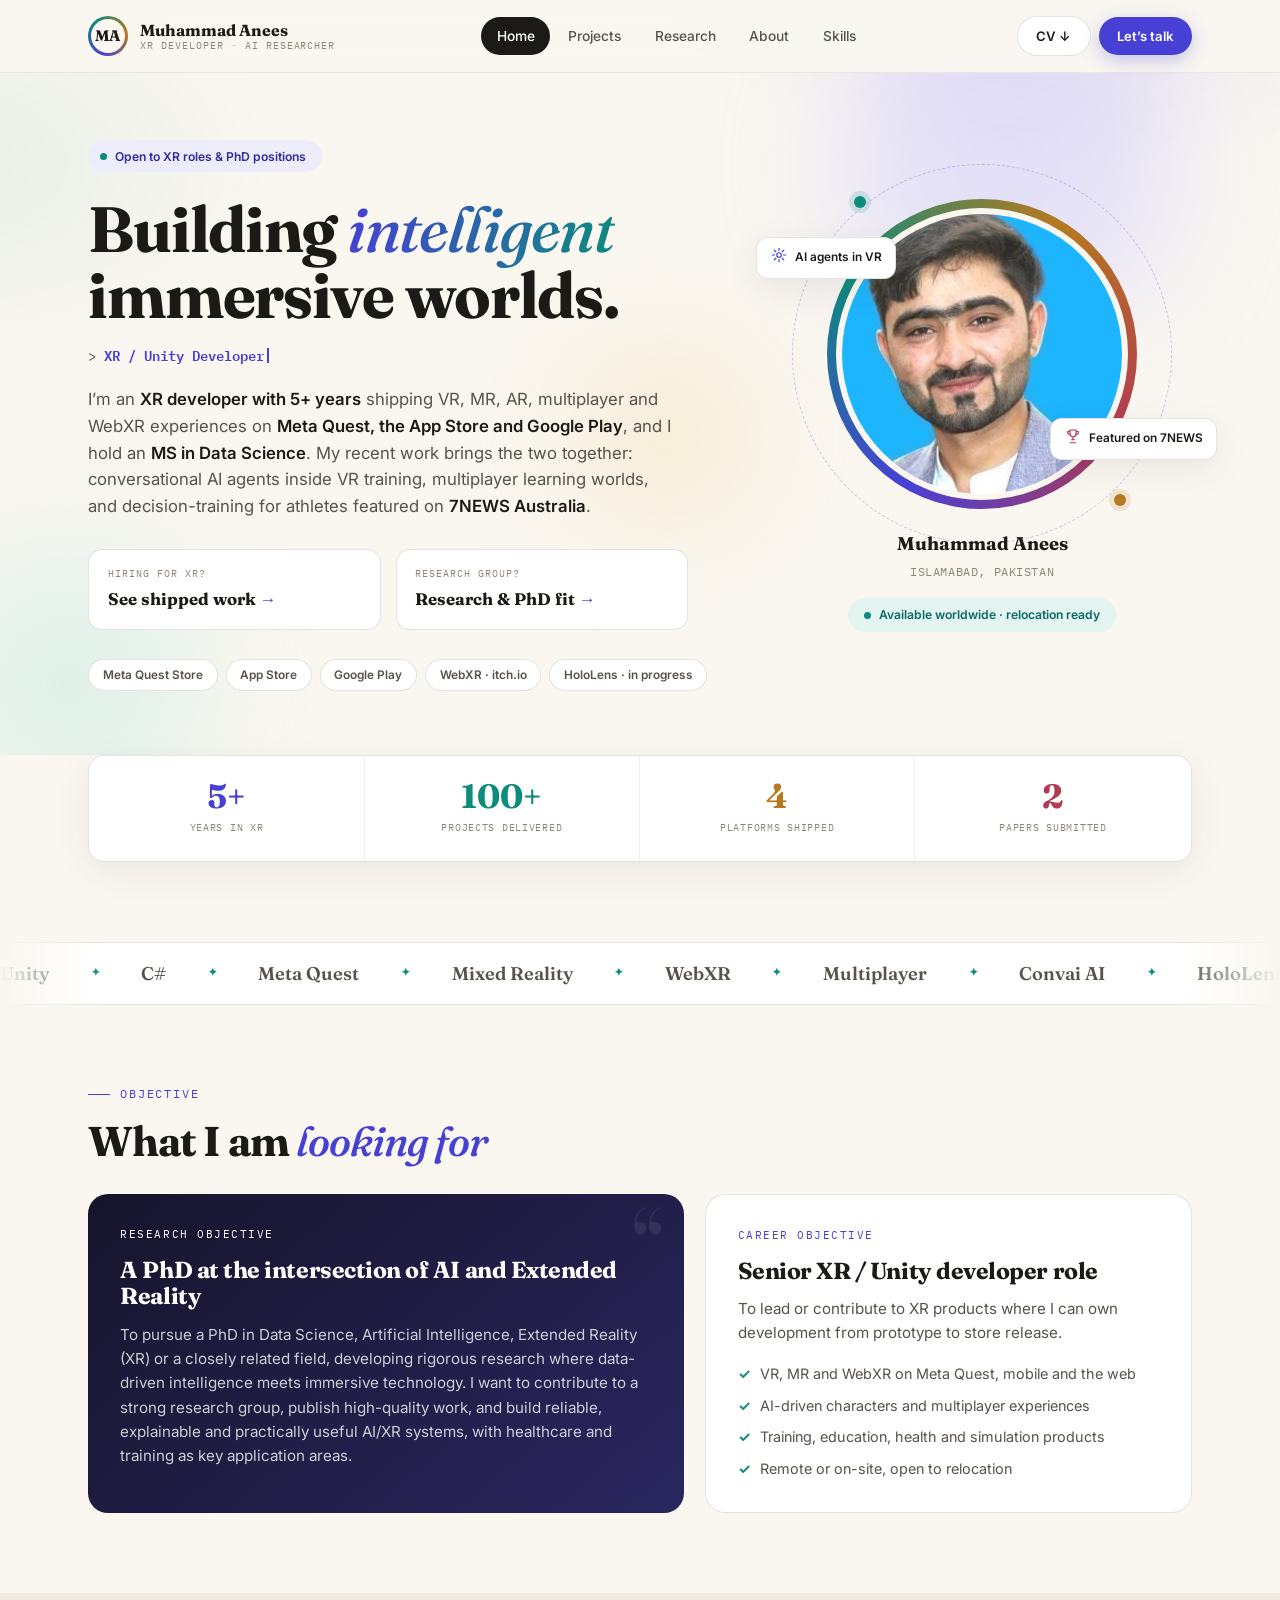
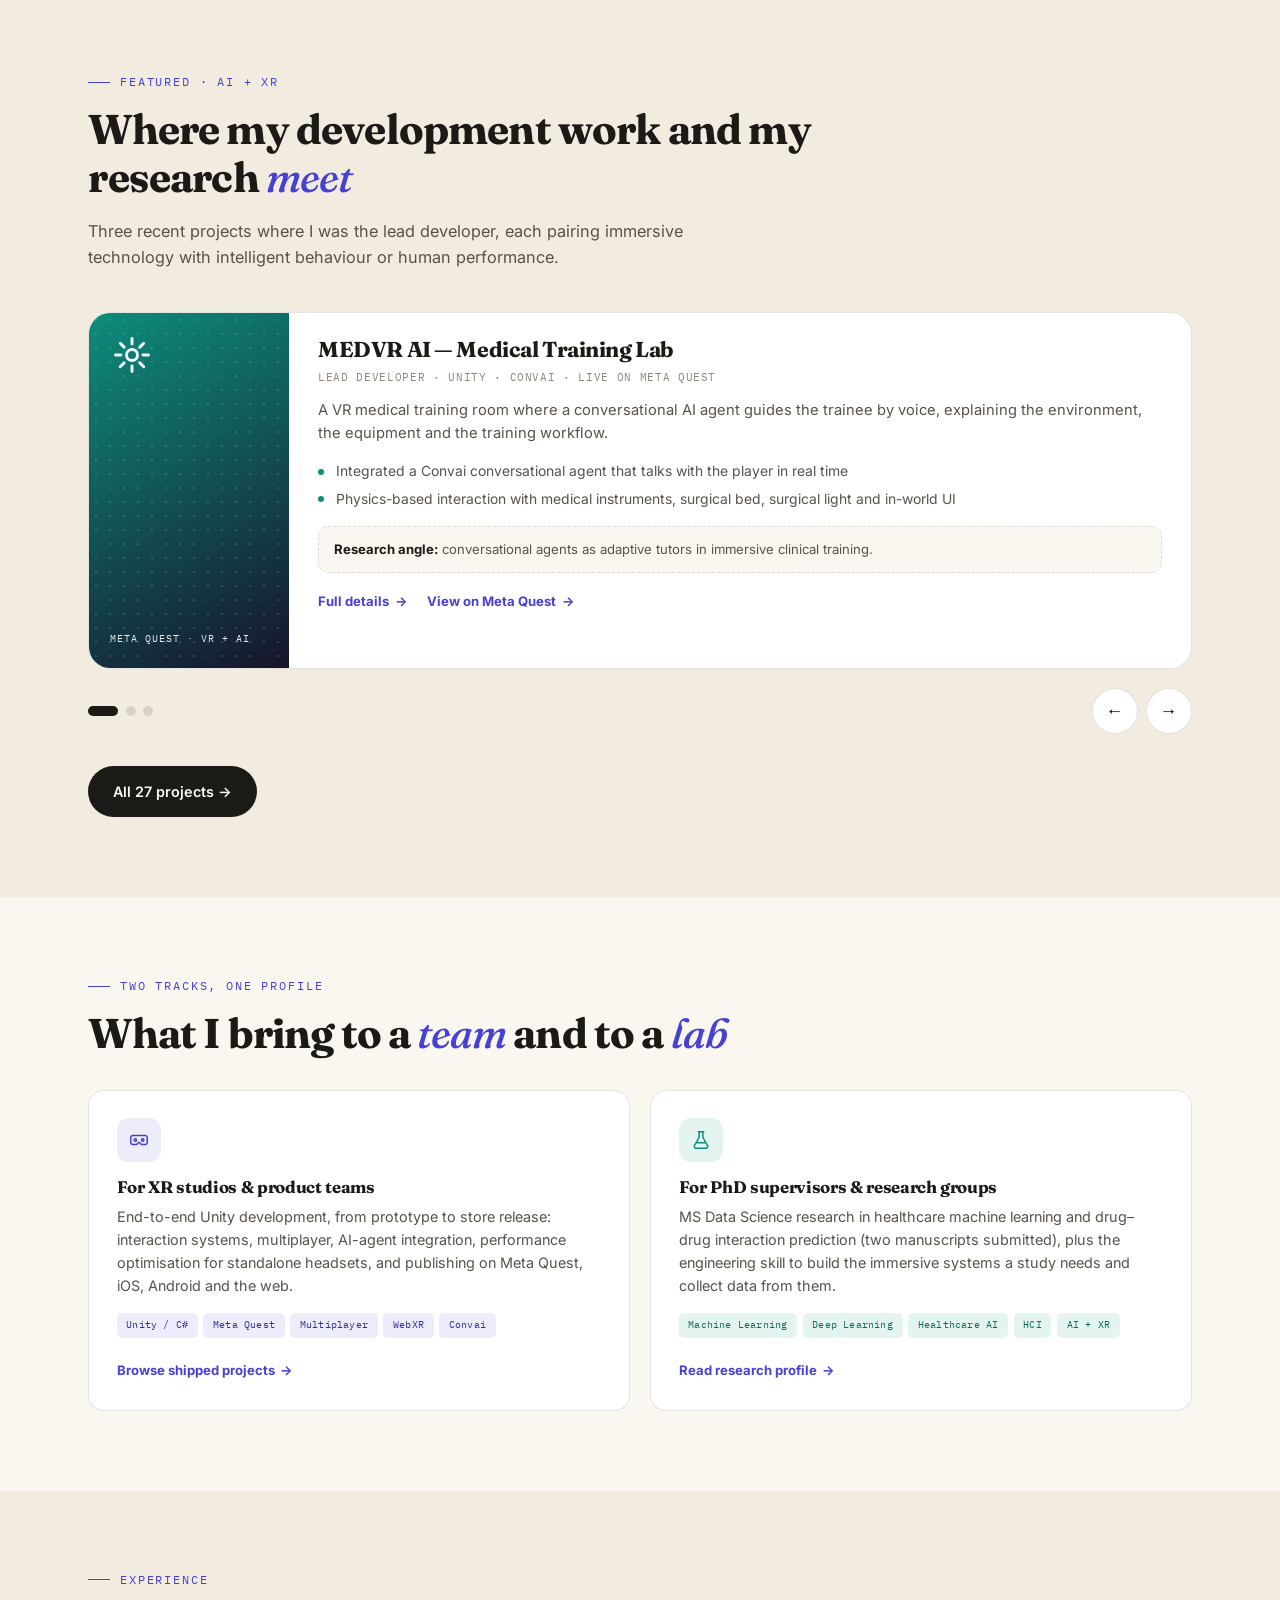
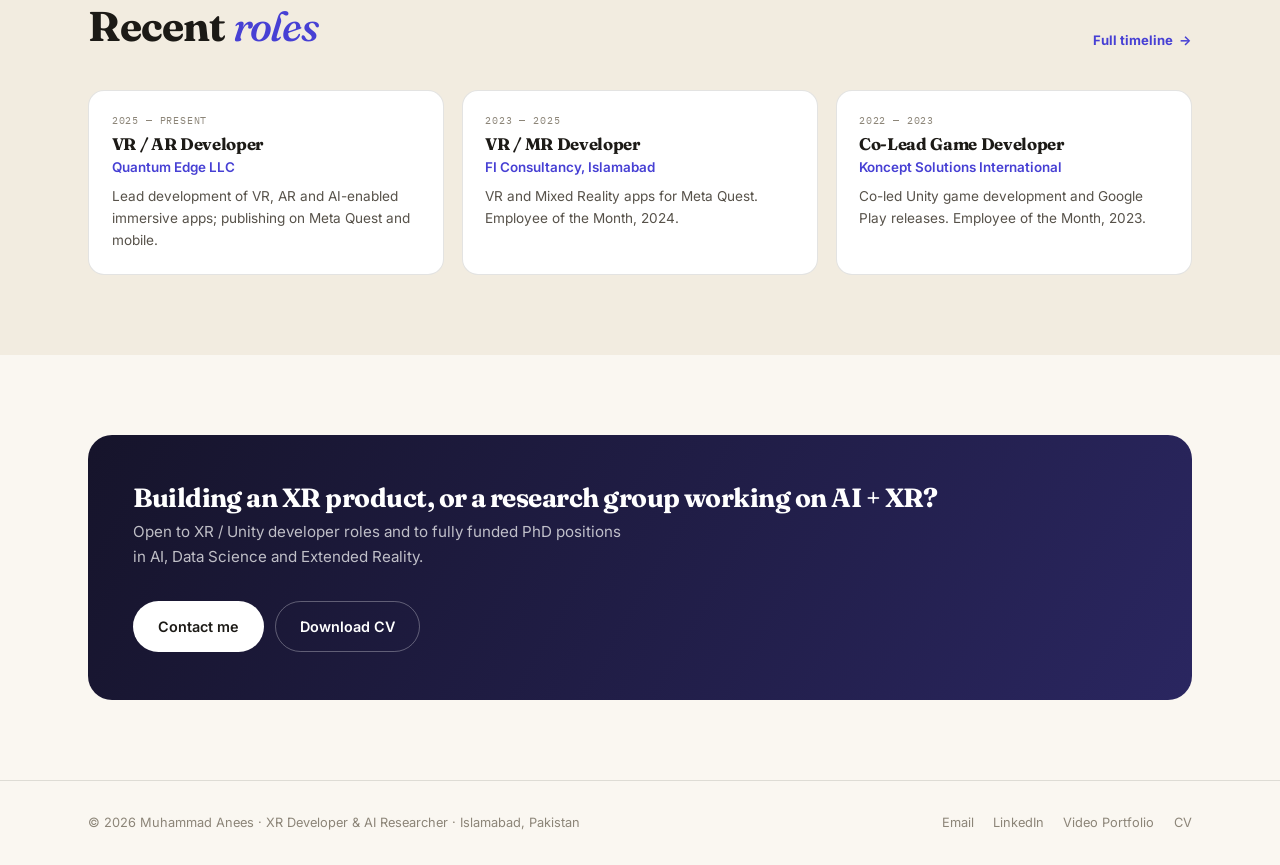
<file: index.html>
<!DOCTYPE html>
<html lang="en">
<head>
<meta charset="UTF-8"/>
<meta name="viewport" content="width=device-width, initial-scale=1.0"/>
<title>Muhammad Anees — XR Developer & AI Researcher</title>
<meta name="description" content="XR developer with 5+ years shipping VR, MR, AR, multiplayer and WebXR on Meta Quest, App Store and Google Play. MS Data Science. Seeking XR roles and PhD positions in AI + XR."/>
<meta name="author" content="Muhammad Anees"/>
<meta property="og:title" content="Muhammad Anees — XR Developer & AI Researcher"/>
<meta property="og:description" content="XR developer with 5+ years shipping VR, MR, AR, multiplayer and WebXR on Meta Quest, App Store and Google Play. MS Data Science. Seeking XR roles and PhD positions in AI + XR."/>
<meta property="og:type" content="website"/>
<meta property="og:url" content="https://aneesvr016.github.io/My-Profile-/index.html"/>
<meta property="og:image" content="https://aneesvr016.github.io/My-Profile-/assets/profile.png"/>
<link rel="icon" href="assets/profile.png"/>
<link rel="stylesheet" href="assets/style.css"/>
</head>
<body>
<header class="site-nav">
  <div class="nav-inner">
    <a href="index.html" class="brand" aria-label="Muhammad Anees, home">
      <div class="brand-mark"><span>MA</span></div>
      <div class="brand-text"><b>Muhammad Anees</b><small>XR Developer · AI Researcher</small></div>
    </a>
    <nav class="nav-links" aria-label="Main"><a href="index.html" class="active" aria-current="page">Home</a><a href="projects.html">Projects</a><a href="research.html">Research</a><a href="about.html">About</a><a href="skills.html">Skills</a></nav>
    <div style="display:flex;gap:.5rem;align-items:center"><a href="assets/Muhammad_Anees_CV.pdf" class="nav-cta nav-cv" download>CV ↓</a><a href="about.html#contact" class="nav-cta" data-contact>Let’s talk</a></div>
    <button class="hamburger" aria-label="Open menu" aria-expanded="false" aria-controls="mobileNav"><span></span><span></span><span></span></button>
  </div>
  <nav class="mobile-nav" id="mobileNav" aria-label="Mobile"><a href="index.html" class="active" aria-current="page">Home</a><a href="projects.html">Projects</a><a href="research.html">Research</a><a href="about.html">About</a><a href="skills.html">Skills</a><a href="assets/Muhammad_Anees_CV.pdf" download>Download CV ↓</a><a href="about.html#contact" data-contact>Let’s talk</a></nav>
</header>
<main>
<section class="hero">
  <span class="orb o1"></span><span class="orb o2"></span><span class="orb o3"></span>
  <div class="wrap hero-grid">
    <div>
      <div class="hero-kicker"><span class="dot"></span> Open to XR roles &amp; PhD positions</div>
      <h1>Building <span class="accent">intelligent</span> immersive worlds.</h1>
      <div class="role-line">&gt; <span class="typer" data-words='["XR / Unity Developer","AI + XR Researcher","Meta Quest Publisher","MS Data Science","Multiplayer & WebXR Builder"]'>XR / Unity Developer</span></div>
      <p class="hero-bio">I’m an <strong>XR developer with 5+ years</strong> shipping VR, MR, AR, multiplayer and WebXR experiences on <strong>Meta Quest, the App Store and Google Play</strong>, and I hold an <strong>MS in Data Science</strong>. My recent work brings the two together: conversational AI agents inside VR training, multiplayer learning worlds, and decision-training for athletes featured on <strong>7NEWS Australia</strong>.</p>
      <div class="track-row">
        <a class="track" href="projects.html"><small>Hiring for XR?</small><b>See shipped work</b></a>
        <a class="track" href="research.html"><small>Research group?</small><b>Research &amp; PhD fit</b></a>
      </div>
      <div class="store-row">
        <a class="store-badge" href="https://www.meta.com/en-gb/experiences/nexus-arcade/6962116033836064/" target="_blank" rel="noopener">Meta Quest Store</a>
        <a class="store-badge" href="https://apps.apple.com/pk/app/logic-escape/id6761766461" target="_blank" rel="noopener">App Store</a>
        <a class="store-badge" href="https://play.google.com/store/apps/details?id=com.KonceptSol.cartcarriage" target="_blank" rel="noopener">Google Play</a>
        <a class="store-badge" href="https://saltysharks.itch.io/archimedes" target="_blank" rel="noopener">WebXR · itch.io</a>
        <span class="store-badge">HoloLens · in progress</span>
      </div>
    </div>
    <div class="portrait-card">
      <div class="portrait-wrap">
        <span class="spin" aria-hidden="true"></span>
        <div class="portrait-ring"><div class="inner"><img src="assets/profile.png" alt="Portrait of Muhammad Anees" width="326" height="423"/></div></div>
        <div class="float-badge b1"><span data-icon="spark"></span>AI agents in VR</div>
        <div class="float-badge b2"><span data-icon="trophy"></span>Featured on 7NEWS</div>
      </div>
      <div class="portrait-caption"><b>Muhammad Anees</b><span>ISLAMABAD, PAKISTAN</span></div>
      <div class="avail-pill"><span class="dot"></span> Available worldwide · relocation ready</div>
    </div>
  </div>
</section>

<section style="padding-top:0;">
  <div class="wrap">
    <div class="stat-strip">
      <div class="stat-cell"><div class="stat-num" style="color:var(--indigo)" data-count="5" data-suffix="+">5+</div><div class="stat-lbl">Years in XR</div></div>
      <div class="stat-cell"><div class="stat-num" style="color:var(--teal)" data-count="100" data-suffix="+">100+</div><div class="stat-lbl">Projects delivered</div></div>
      <div class="stat-cell"><div class="stat-num" style="color:var(--amber)" data-count="4">4</div><div class="stat-lbl">Platforms shipped</div></div>
      <div class="stat-cell"><div class="stat-num" style="color:var(--rose)" data-count="2">2</div><div class="stat-lbl">Papers submitted</div></div>
    </div>
  </div>
</section>

<div class="marquee" aria-label="Technologies"><div class="marquee-track"><span>Unity</span><span>C#</span><span>Meta Quest</span><span>Mixed Reality</span><span>WebXR</span><span>Multiplayer</span><span>Convai AI</span><span>HoloLens</span><span>Python</span><span>Machine Learning</span><span>Deep Learning</span><span>TensorFlow</span><span>scikit-learn</span><span>App Store</span><span>Google Play</span><span>Unity</span><span>C#</span><span>Meta Quest</span><span>Mixed Reality</span><span>WebXR</span><span>Multiplayer</span><span>Convai AI</span><span>HoloLens</span><span>Python</span><span>Machine Learning</span><span>Deep Learning</span><span>TensorFlow</span><span>scikit-learn</span><span>App Store</span><span>Google Play</span></div></div>
<section id="objective">
  <div class="wrap">
    <div class="eyebrow">Objective</div>
    <h2 class="sec-title">What I am <em>looking for</em></h2>
    <div class="obj-grid" style="margin-top:1.8rem;">
      <div class="obj dark">
        <span class="quote">“</span>
        <span class="obj-k">Research objective</span>
        <h3>A PhD at the intersection of AI and Extended Reality</h3>
        <p>To pursue a PhD in Data Science, Artificial Intelligence, Extended Reality (XR) or a closely related field, developing rigorous research where data-driven intelligence meets immersive technology. I want to contribute to a strong research group, publish high-quality work, and build reliable, explainable and practically useful AI/XR systems, with healthcare and training as key application areas.</p>
      </div>
      <div class="obj">
        <span class="obj-k">Career objective</span>
        <h3>Senior XR / Unity developer role</h3>
        <p>To lead or contribute to XR products where I can own development from prototype to store release.</p>
        <ul class="obj-list">
          <li>VR, MR and WebXR on Meta Quest, mobile and the web</li>
          <li>AI-driven characters and multiplayer experiences</li>
          <li>Training, education, health and simulation products</li>
          <li>Remote or on-site, open to relocation</li>
        </ul>
      </div>
    </div>
  </div>
</section>
<section class="alt">
  <div class="wrap">
    <div class="eyebrow">Featured · AI + XR</div>
    <h2 class="sec-title">Where my development work and my research <em>meet</em></h2>
    <p class="sec-lede">Three recent projects where I was the lead developer, each pairing immersive technology with intelligent behaviour or human performance.</p>
    <div class="carousel" aria-roledescription="carousel" aria-label="Featured projects">
      <div class="car-viewport"><div class="car-track">
    <article class="feature">
      <div class="feature-art art-medvr"><span data-icon="spark"></span><span class="plat">Meta Quest · VR + AI</span></div>
      <div class="feature-body">
        <h3>MEDVR AI — Medical Training Lab</h3>
        <div class="feature-meta">Lead developer · Unity · Convai · Live on Meta Quest</div>
        <p>A VR medical training room where a conversational AI agent guides the trainee by voice, explaining the environment, the equipment and the training workflow.</p>
        <ul class="feature-points">
          <li>Integrated a Convai conversational agent that talks with the player in real time</li>
          <li>Physics-based interaction with medical instruments, surgical bed, surgical light and in-world UI</li>
        </ul>
        <div class="why"><b>Research angle:</b> conversational agents as adaptive tutors in immersive clinical training.</div>
        <div class="feature-foot"><button class="link btn-details" data-project="MEDVR AI — Medical Training Lab">Full details</button><a class="link" href="https://www.meta.com/experiences/medvr-ai-medical-training-lab/1381644995025840/" target="_blank" rel="noopener">View on Meta Quest</a></div>
      </div>
    </article>
    <article class="feature">
      <div class="feature-art art-arch"><span data-icon="spark"></span><span class="plat">WebXR · Multiplayer + AI</span></div>
      <div class="feature-body">
        <h3>Archimedes — Multiplayer Science Lab</h3>
        <div class="feature-meta">Lead developer · WebXR · Multiplayer · Convai</div>
        <p>A browser-based multiplayer learning world where an AI-driven Archimedes character talks with players and leads them through hands-on physics experiments.</p>
        <ul class="feature-points">
          <li>Shared multiplayer sessions where players run several experiments together</li>
          <li>Archimedes’ Screw: the AI character assembles it first, then players assemble the parts and turn the handle to lift water</li>
        </ul>
        <div class="why"><b>Research angle:</b> AI characters and collaborative play for learning in shared virtual spaces.</div>
        <div class="feature-foot"><button class="link btn-details" data-project="Archimedes — Multiplayer Science Lab">Full details</button><a class="link" href="https://saltysharks.itch.io/archimedes" target="_blank" rel="noopener">Play on itch.io</a></div>
      </div>
    </article>
    <article class="feature">
      <div class="feature-art art-bbb"><span data-icon="trophy"></span><span class="plat">VR · Sports Science</span></div>
      <div class="feature-body">
        <h3>Brains Boots &amp; Beyond VR</h3>
        <div class="feature-meta">Lead developer · Unity · Featured on national TV</div>
        <p>Decision-training VR for athletes: players step onto a game-realistic virtual field, read the play, decide under pressure and see the outcome. Built for Australia’s National Science Week through a partnership of Concinnity, the University of Southern Queensland (UniSQ) and the Western Clydesdales.</p>
        <ul class="feature-points">
          <li>Immersive field environment, avatar systems and decision-logic scenarios, deployed on headsets</li>
          <li>Training the mental side of sport that physical drills cannot reach</li>
        </ul>
        <div class="why"><b>Research angle:</b> measuring decision-making and cognitive load under pressure in VR.</div>
        <div class="feature-foot"><span class="press">Featured on 7NEWS Australia</span><button class="link btn-details" data-project="Brains Boots &amp; Beyond VR">Watch &amp; details</button><a class="link" href="https://www.youtube.com/watch?v=gzjs31G0H6Q" target="_blank" rel="noopener">Watch the news feature</a><a class="link" href="https://saltysharks.itch.io/football-mindset-experience" target="_blank" rel="noopener">Try the WebXR version</a></div>
      </div>
    </article></div></div>
      <div class="car-ctrl"><div class="car-dots"></div><div class="car-arrows"><button class="car-prev" aria-label="Previous slide">←</button><button class="car-next" aria-label="Next slide">→</button></div></div>
    </div>
    <div style="margin-top:2rem;"><a class="btn btn-solid" href="projects.html">All 27 projects →</a></div>
  </div>
</section>

<section>
  <div class="wrap">
    <div class="eyebrow">Two tracks, one profile</div>
    <h2 class="sec-title">What I bring to a <em>team</em> and to a <em>lab</em></h2>
    <div class="grid-2" style="margin-top:2rem;">
      <div class="card">
        <div class="c-ico i" data-icon="headset"></div>
        <h3>For XR studios &amp; product teams</h3>
        <p>End-to-end Unity development, from prototype to store release: interaction systems, multiplayer, AI-agent integration, performance optimisation for standalone headsets, and publishing on Meta Quest, iOS, Android and the web.</p>
        <div class="tag-row"><span class="tag tag-i">Unity / C#</span><span class="tag tag-i">Meta Quest</span><span class="tag tag-i">Multiplayer</span><span class="tag tag-i">WebXR</span><span class="tag tag-i">Convai</span></div>
        <div style="margin-top:1.2rem;"><a class="link" href="projects.html">Browse shipped projects</a></div>
      </div>
      <div class="card">
        <div class="c-ico t" data-icon="flask"></div>
        <h3>For PhD supervisors &amp; research groups</h3>
        <p>MS Data Science research in healthcare machine learning and drug–drug interaction prediction (two manuscripts submitted), plus the engineering skill to build the immersive systems a study needs and collect data from them.</p>
        <div class="tag-row"><span class="tag tag-t">Machine Learning</span><span class="tag tag-t">Deep Learning</span><span class="tag tag-t">Healthcare AI</span><span class="tag tag-t">HCI</span><span class="tag tag-t">AI + XR</span></div>
        <div style="margin-top:1.2rem;"><a class="link" href="research.html">Read research profile</a></div>
      </div>
    </div>
  </div>
</section>
<section class="alt">
  <div class="wrap">
    <div class="split-head"><div><div class="eyebrow">Experience</div><h2 class="sec-title" style="margin:0">Recent <em>roles</em></h2></div><a class="link" href="about.html#experience">Full timeline</a></div>
    <div class="snap-grid">
      <div class="snap"><div class="when">2025 — Present</div><h3>VR / AR Developer</h3><div class="co">Quantum Edge LLC</div><p>Lead development of VR, AR and AI-enabled immersive apps; publishing on Meta Quest and mobile.</p></div>
      <div class="snap"><div class="when">2023 — 2025</div><h3>VR / MR Developer</h3><div class="co">FI Consultancy, Islamabad</div><p>VR and Mixed Reality apps for Meta Quest. Employee of the Month, 2024.</p></div>
      <div class="snap"><div class="when">2022 — 2023</div><h3>Co-Lead Game Developer</h3><div class="co">Koncept Solutions International</div><p>Co-led Unity game development and Google Play releases. Employee of the Month, 2023.</p></div>
    </div>
  </div>
</section>
<section>
  <div class="wrap">
    <div class="cta-band">
      <div>
        <h3>Building an XR product, or a research group working on AI + XR?</h3>
        <p>Open to XR / Unity developer roles and to fully funded PhD positions in AI, Data Science and Extended Reality.</p>
      </div>
      <div class="cta-actions">
        <a href="mailto:animalik272@gmail.com" class="btn btn-light" data-contact>Contact me</a>
        <a href="assets/Muhammad_Anees_CV.pdf" class="btn btn-ghost-light" download>Download CV</a>
      </div>
    </div>
  </div>
</section>
</main>
<footer>
  <div class="foot-inner">
    <p>© <span id="year">2026</span> Muhammad Anees · XR Developer &amp; AI Researcher · Islamabad, Pakistan</p>
    <div class="foot-links">
      <a href="mailto:animalik272@gmail.com">Email</a>
      <a href="https://www.linkedin.com/in/muhammad-anees-b72404210" target="_blank" rel="noopener">LinkedIn</a>
      <a href="https://drive.google.com/drive/folders/14fCjlWRmGfCeL58mP4B6tp8ceVHRvntV" target="_blank" rel="noopener">Video Portfolio</a>
      <a href="assets/Muhammad_Anees_CV.pdf" download>CV</a>
    </div>
  </div>
</footer>
<script src="assets/main.js"></script>
</body>
</html>
</file>
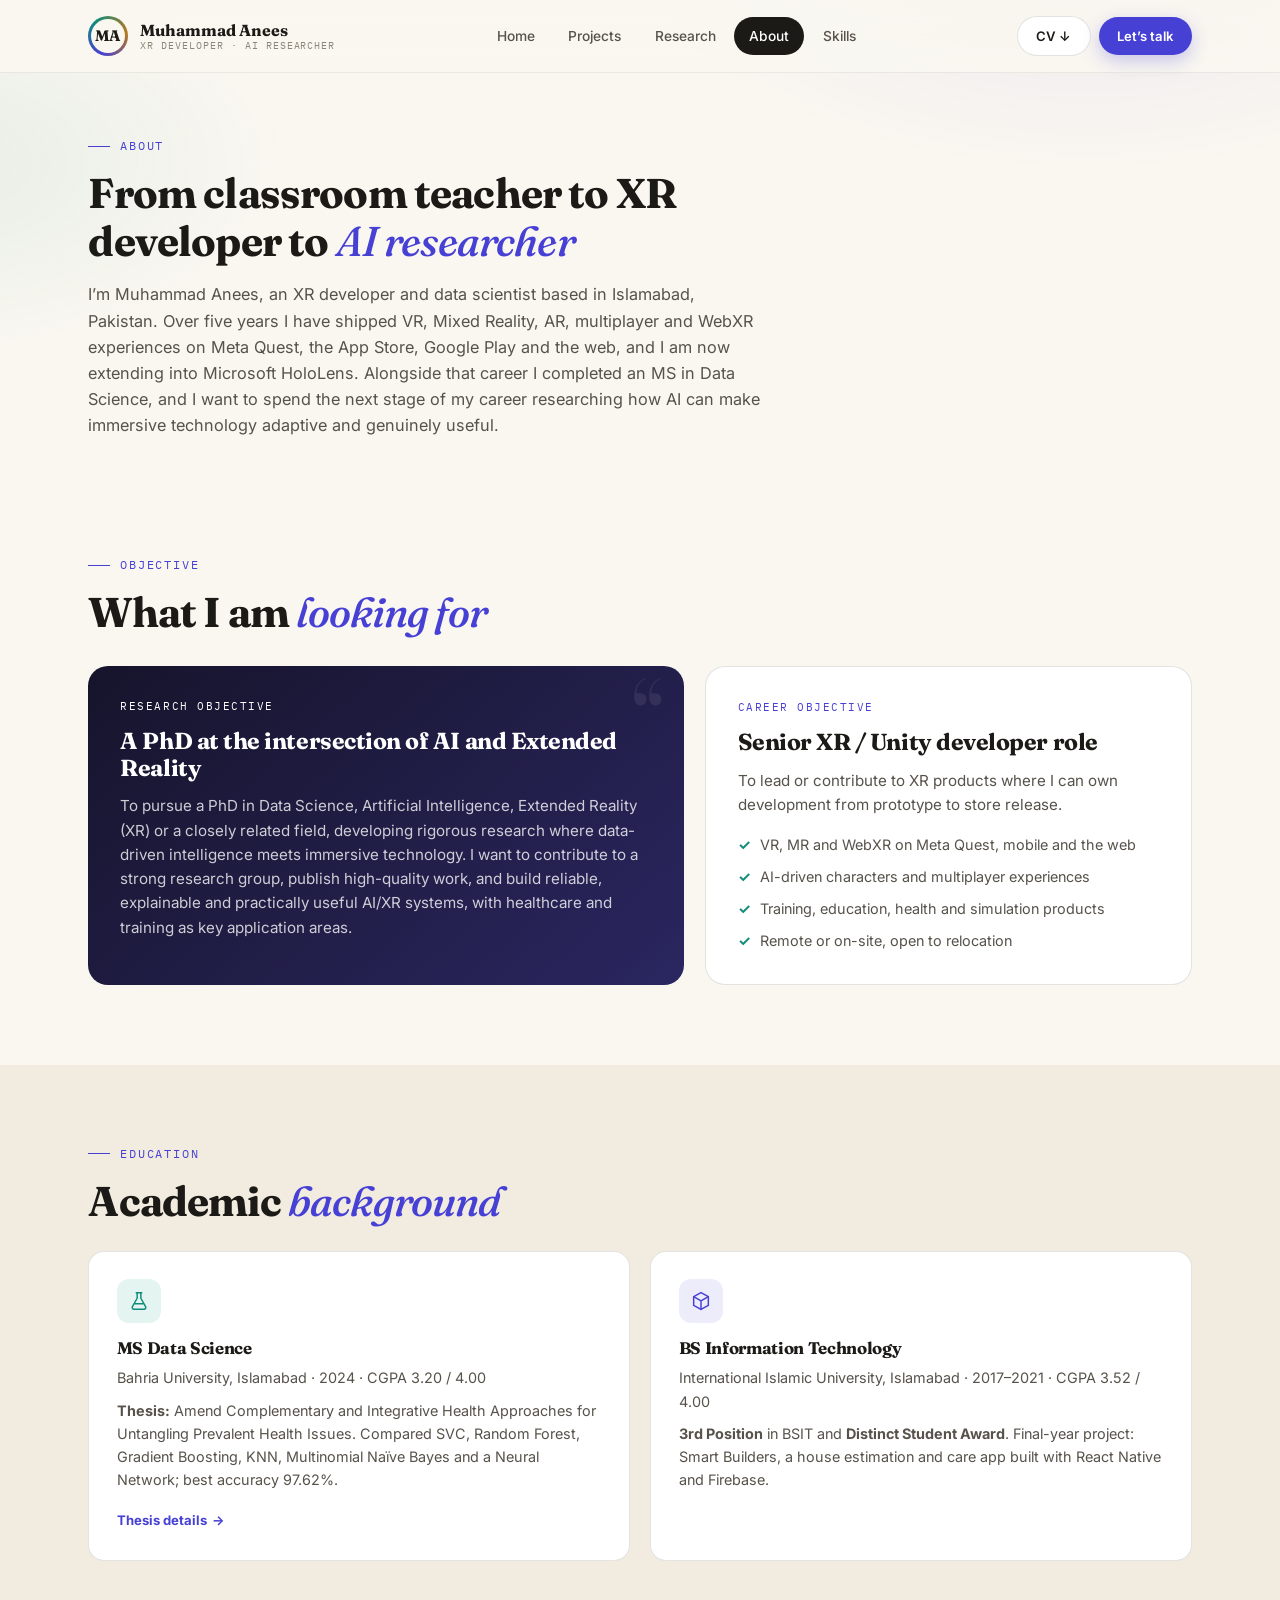
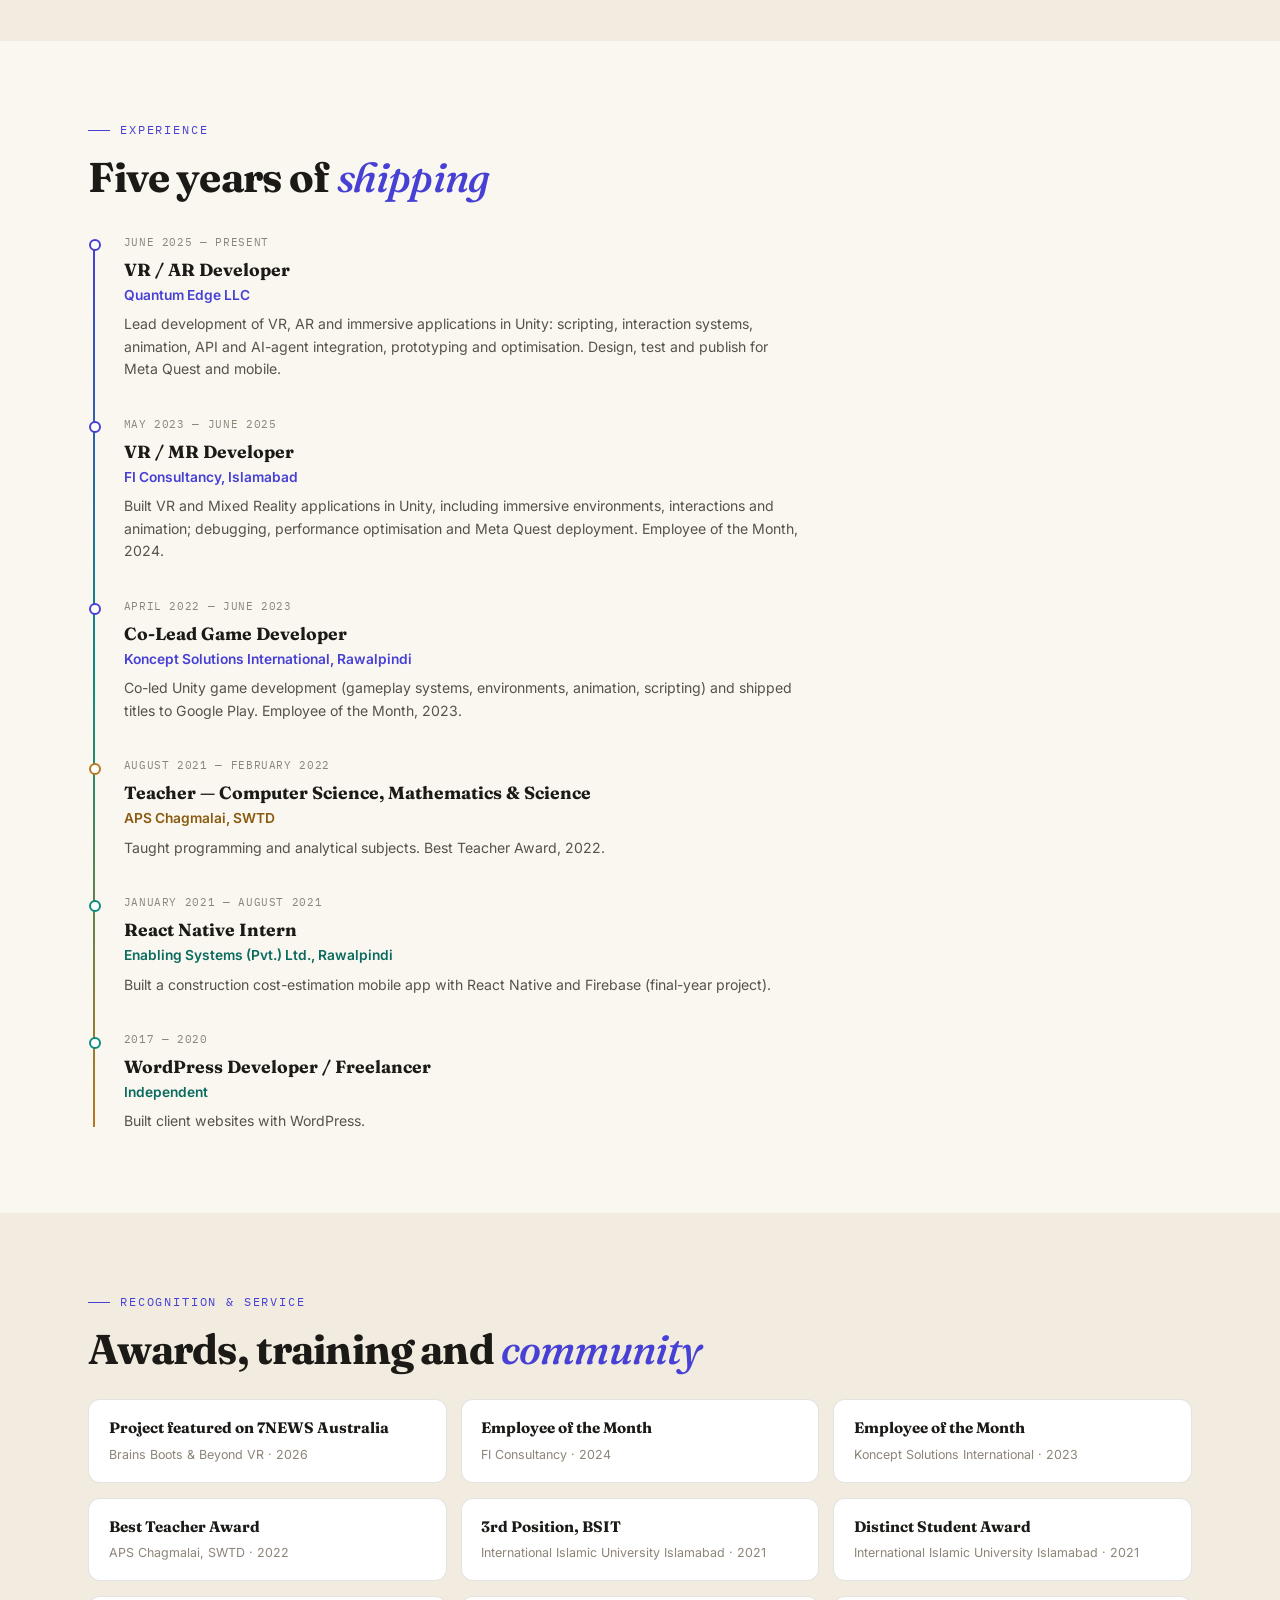
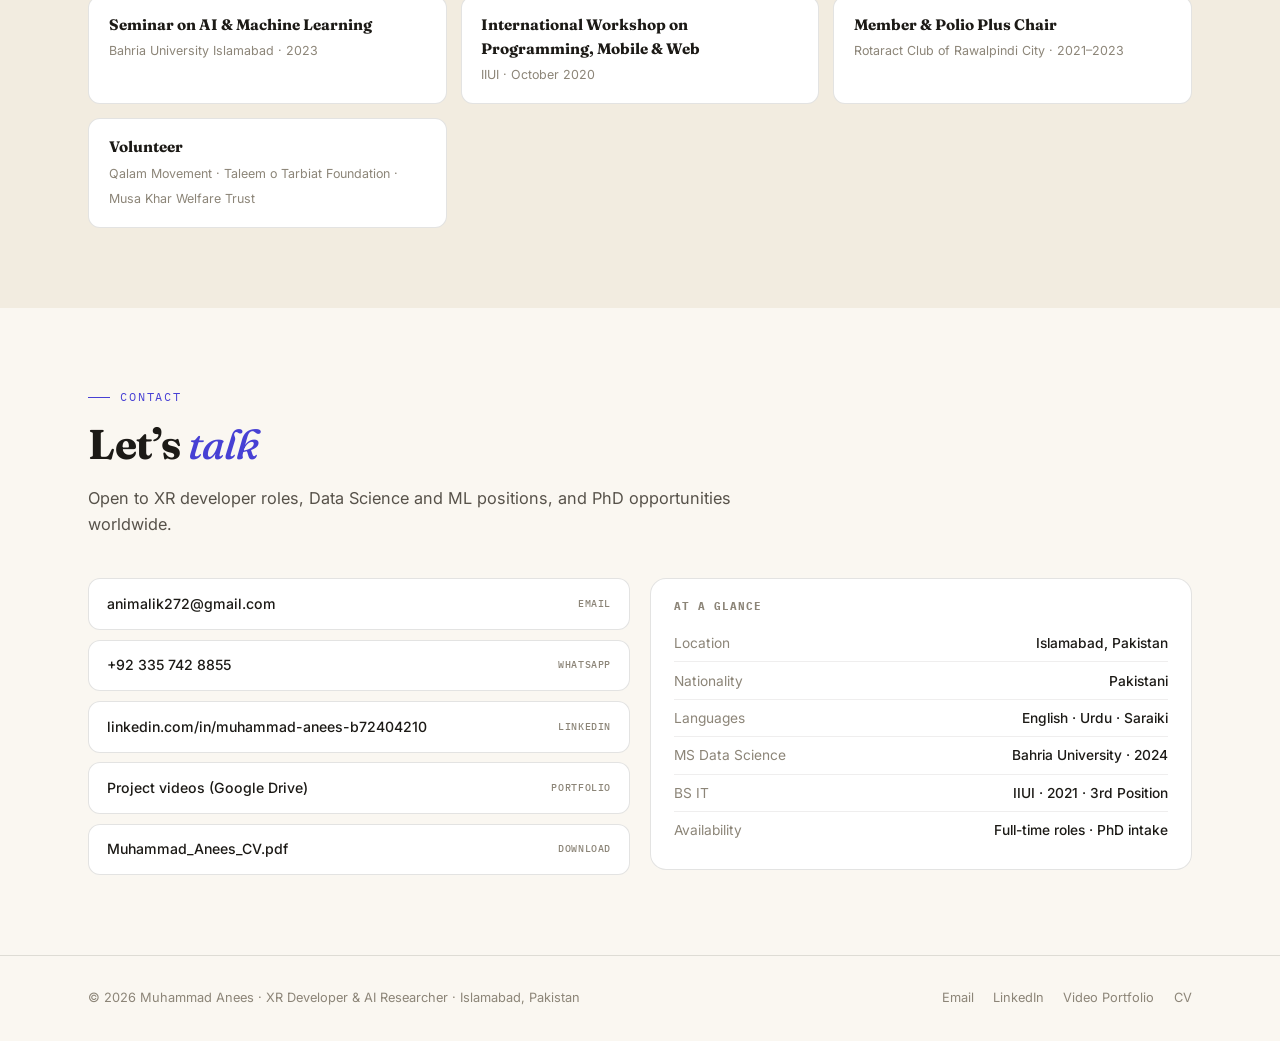
<file: about.html>
<!DOCTYPE html>
<html lang="en">
<head>
<meta charset="UTF-8"/>
<meta name="viewport" content="width=device-width, initial-scale=1.0"/>
<title>About — Muhammad Anees</title>
<meta name="description" content="Education, experience, awards and contact details for Muhammad Anees, XR developer and data scientist in Islamabad, Pakistan."/>
<meta name="author" content="Muhammad Anees"/>
<meta property="og:title" content="About — Muhammad Anees"/>
<meta property="og:description" content="Education, experience, awards and contact details for Muhammad Anees, XR developer and data scientist in Islamabad, Pakistan."/>
<meta property="og:type" content="website"/>
<meta property="og:url" content="https://aneesvr016.github.io/My-Profile-/about.html"/>
<meta property="og:image" content="https://aneesvr016.github.io/My-Profile-/assets/profile.png"/>
<link rel="icon" href="assets/profile.png"/>
<link rel="stylesheet" href="assets/style.css"/>
</head>
<body>
<header class="site-nav">
  <div class="nav-inner">
    <a href="index.html" class="brand" aria-label="Muhammad Anees, home">
      <div class="brand-mark"><span>MA</span></div>
      <div class="brand-text"><b>Muhammad Anees</b><small>XR Developer · AI Researcher</small></div>
    </a>
    <nav class="nav-links" aria-label="Main"><a href="index.html">Home</a><a href="projects.html">Projects</a><a href="research.html">Research</a><a href="about.html" class="active" aria-current="page">About</a><a href="skills.html">Skills</a></nav>
    <div style="display:flex;gap:.5rem;align-items:center"><a href="assets/Muhammad_Anees_CV.pdf" class="nav-cta nav-cv" download>CV ↓</a><a href="about.html#contact" class="nav-cta" data-contact>Let’s talk</a></div>
    <button class="hamburger" aria-label="Open menu" aria-expanded="false" aria-controls="mobileNav"><span></span><span></span><span></span></button>
  </div>
  <nav class="mobile-nav" id="mobileNav" aria-label="Mobile"><a href="index.html">Home</a><a href="projects.html">Projects</a><a href="research.html">Research</a><a href="about.html" class="active" aria-current="page">About</a><a href="skills.html">Skills</a><a href="assets/Muhammad_Anees_CV.pdf" download>Download CV ↓</a><a href="about.html#contact" data-contact>Let’s talk</a></nav>
</header>
<main>
<section class="page-head">
  <div class="wrap">
    <div class="eyebrow">About</div>
    <h1 class="sec-title">From classroom teacher to XR developer to <em>AI researcher</em></h1>
    <p class="sec-lede">I’m Muhammad Anees, an XR developer and data scientist based in Islamabad, Pakistan. Over five years I have shipped VR, Mixed Reality, AR, multiplayer and WebXR experiences on Meta Quest, the App Store, Google Play and the web, and I am now extending into Microsoft HoloLens. Alongside that career I completed an MS in Data Science, and I want to spend the next stage of my career researching how AI can make immersive technology adaptive and genuinely useful.</p>
  </div>
</section>

<section id="objective">
  <div class="wrap">
    <div class="eyebrow">Objective</div>
    <h2 class="sec-title">What I am <em>looking for</em></h2>
    <div class="obj-grid" style="margin-top:1.8rem;">
      <div class="obj dark">
        <span class="quote">“</span>
        <span class="obj-k">Research objective</span>
        <h3>A PhD at the intersection of AI and Extended Reality</h3>
        <p>To pursue a PhD in Data Science, Artificial Intelligence, Extended Reality (XR) or a closely related field, developing rigorous research where data-driven intelligence meets immersive technology. I want to contribute to a strong research group, publish high-quality work, and build reliable, explainable and practically useful AI/XR systems, with healthcare and training as key application areas.</p>
      </div>
      <div class="obj">
        <span class="obj-k">Career objective</span>
        <h3>Senior XR / Unity developer role</h3>
        <p>To lead or contribute to XR products where I can own development from prototype to store release.</p>
        <ul class="obj-list">
          <li>VR, MR and WebXR on Meta Quest, mobile and the web</li>
          <li>AI-driven characters and multiplayer experiences</li>
          <li>Training, education, health and simulation products</li>
          <li>Remote or on-site, open to relocation</li>
        </ul>
      </div>
    </div>
  </div>
</section>
<section class="alt">
  <div class="wrap">
    <div class="eyebrow">Education</div>
    <h2 class="sec-title">Academic <em>background</em></h2>
    <div class="grid-2" style="margin-top:1.6rem;">
      <div class="card">
        <div class="c-ico t" data-icon="flask"></div>
        <h3>MS Data Science</h3>
        <p>Bahria University, Islamabad · 2024 · CGPA 3.20 / 4.00</p>
        <p><b>Thesis:</b> Amend Complementary and Integrative Health Approaches for Untangling Prevalent Health Issues. Compared SVC, Random Forest, Gradient Boosting, KNN, Multinomial Naïve Bayes and a Neural Network; best accuracy 97.62%.</p>
        <div style="margin-top:1rem;"><a class="link" href="research.html#thesis">Thesis details</a></div>
      </div>
      <div class="card">
        <div class="c-ico i" data-icon="cube"></div>
        <h3>BS Information Technology</h3>
        <p>International Islamic University, Islamabad · 2017–2021 · CGPA 3.52 / 4.00</p>
        <p><b>3rd Position</b> in BSIT and <b>Distinct Student Award</b>. Final-year project: Smart Builders, a house estimation and care app built with React Native and Firebase.</p>
      </div>
    </div>
  </div>
</section>

<section id="experience">
  <div class="wrap">
    <div class="eyebrow">Experience</div>
    <h2 class="sec-title">Five years of <em>shipping</em></h2>
    <div class="tl" style="margin-top:2rem;">
      <div class="tl-item"><div class="tl-dot"></div><div class="tl-when">June 2025 — Present</div><div class="tl-role">VR / AR Developer</div><div class="tl-co">Quantum Edge LLC</div><div class="tl-body">Lead development of VR, AR and immersive applications in Unity: scripting, interaction systems, animation, API and AI-agent integration, prototyping and optimisation. Design, test and publish for Meta Quest and mobile.</div></div>
      <div class="tl-item"><div class="tl-dot"></div><div class="tl-when">May 2023 — June 2025</div><div class="tl-role">VR / MR Developer</div><div class="tl-co">FI Consultancy, Islamabad</div><div class="tl-body">Built VR and Mixed Reality applications in Unity, including immersive environments, interactions and animation; debugging, performance optimisation and Meta Quest deployment. Employee of the Month, 2024.</div></div>
      <div class="tl-item"><div class="tl-dot"></div><div class="tl-when">April 2022 — June 2023</div><div class="tl-role">Co-Lead Game Developer</div><div class="tl-co">Koncept Solutions International, Rawalpindi</div><div class="tl-body">Co-led Unity game development (gameplay systems, environments, animation, scripting) and shipped titles to Google Play. Employee of the Month, 2023.</div></div>
      <div class="tl-item"><div class="tl-dot a"></div><div class="tl-when">August 2021 — February 2022</div><div class="tl-role">Teacher — Computer Science, Mathematics &amp; Science</div><div class="tl-co" style="color:var(--amber-deep)">APS Chagmalai, SWTD</div><div class="tl-body">Taught programming and analytical subjects. Best Teacher Award, 2022.</div></div>
      <div class="tl-item"><div class="tl-dot t"></div><div class="tl-when">January 2021 — August 2021</div><div class="tl-role">React Native Intern</div><div class="tl-co" style="color:var(--teal-deep)">Enabling Systems (Pvt.) Ltd., Rawalpindi</div><div class="tl-body">Built a construction cost-estimation mobile app with React Native and Firebase (final-year project).</div></div>
      <div class="tl-item"><div class="tl-dot t"></div><div class="tl-when">2017 — 2020</div><div class="tl-role">WordPress Developer / Freelancer</div><div class="tl-co" style="color:var(--teal-deep)">Independent</div><div class="tl-body">Built client websites with WordPress.</div></div>
    </div>
  </div>
</section>

<section class="alt">
  <div class="wrap">
    <div class="eyebrow">Recognition &amp; service</div>
    <h2 class="sec-title">Awards, training and <em>community</em></h2>
    <div class="ach-grid" style="margin-top:1.6rem;">
      <div class="ach"><strong>Project featured on 7NEWS Australia</strong><span>Brains Boots &amp; Beyond VR · 2026</span></div>
      <div class="ach"><strong>Employee of the Month</strong><span>FI Consultancy · 2024</span></div>
      <div class="ach"><strong>Employee of the Month</strong><span>Koncept Solutions International · 2023</span></div>
      <div class="ach"><strong>Best Teacher Award</strong><span>APS Chagmalai, SWTD · 2022</span></div>
      <div class="ach"><strong>3rd Position, BSIT</strong><span>International Islamic University Islamabad · 2021</span></div>
      <div class="ach"><strong>Distinct Student Award</strong><span>International Islamic University Islamabad · 2021</span></div>
      <div class="ach"><strong>Seminar on AI &amp; Machine Learning</strong><span>Bahria University Islamabad · 2023</span></div>
      <div class="ach"><strong>International Workshop on Programming, Mobile &amp; Web</strong><span>IIUI · October 2020</span></div>
      <div class="ach"><strong>Member &amp; Polio Plus Chair</strong><span>Rotaract Club of Rawalpindi City · 2021–2023</span></div>
      <div class="ach"><strong>Volunteer</strong><span>Qalam Movement · Taleem o Tarbiat Foundation · Musa Khar Welfare Trust</span></div>
    </div>
  </div>
</section>

<section id="contact">
  <div class="wrap">
    <div class="eyebrow">Contact</div>
    <h2 class="sec-title">Let’s <em>talk</em></h2>
    <p class="sec-lede">Open to XR developer roles, Data Science and ML positions, and PhD opportunities worldwide.</p>
    <div class="grid-2" style="align-items:start;">
      <div class="con-list">
        <a class="con-link" href="mailto:animalik272@gmail.com">animalik272@gmail.com<small>Email</small></a>
        <a class="con-link" href="https://wa.me/923357428855" target="_blank" rel="noopener">+92 335 742 8855<small>WhatsApp</small></a>
        <a class="con-link" href="https://www.linkedin.com/in/muhammad-anees-b72404210" target="_blank" rel="noopener">linkedin.com/in/muhammad-anees-b72404210<small>LinkedIn</small></a>
        <a class="con-link" href="https://drive.google.com/drive/folders/14fCjlWRmGfCeL58mP4B6tp8ceVHRvntV" target="_blank" rel="noopener">Project videos (Google Drive)<small>Portfolio</small></a>
        <a class="con-link" href="assets/Muhammad_Anees_CV.pdf" download>Muhammad_Anees_CV.pdf<small>Download</small></a>
      </div>
      <div class="info-box">
        <h4>At a glance</h4>
        <div class="info-r"><span>Location</span><span>Islamabad, Pakistan</span></div>
        <div class="info-r"><span>Nationality</span><span>Pakistani</span></div>
        <div class="info-r"><span>Languages</span><span>English · Urdu · Saraiki</span></div>
        <div class="info-r"><span>MS Data Science</span><span>Bahria University · 2024</span></div>
        <div class="info-r"><span>BS IT</span><span>IIUI · 2021 · 3rd Position</span></div>
        <div class="info-r"><span>Availability</span><span>Full-time roles · PhD intake</span></div>
      </div>
    </div>
  </div>
</section>
</main>
<footer>
  <div class="foot-inner">
    <p>© <span id="year">2026</span> Muhammad Anees · XR Developer &amp; AI Researcher · Islamabad, Pakistan</p>
    <div class="foot-links">
      <a href="mailto:animalik272@gmail.com">Email</a>
      <a href="https://www.linkedin.com/in/muhammad-anees-b72404210" target="_blank" rel="noopener">LinkedIn</a>
      <a href="https://drive.google.com/drive/folders/14fCjlWRmGfCeL58mP4B6tp8ceVHRvntV" target="_blank" rel="noopener">Video Portfolio</a>
      <a href="assets/Muhammad_Anees_CV.pdf" download>CV</a>
    </div>
  </div>
</footer>
<script src="assets/main.js"></script>
</body>
</html>
</file>
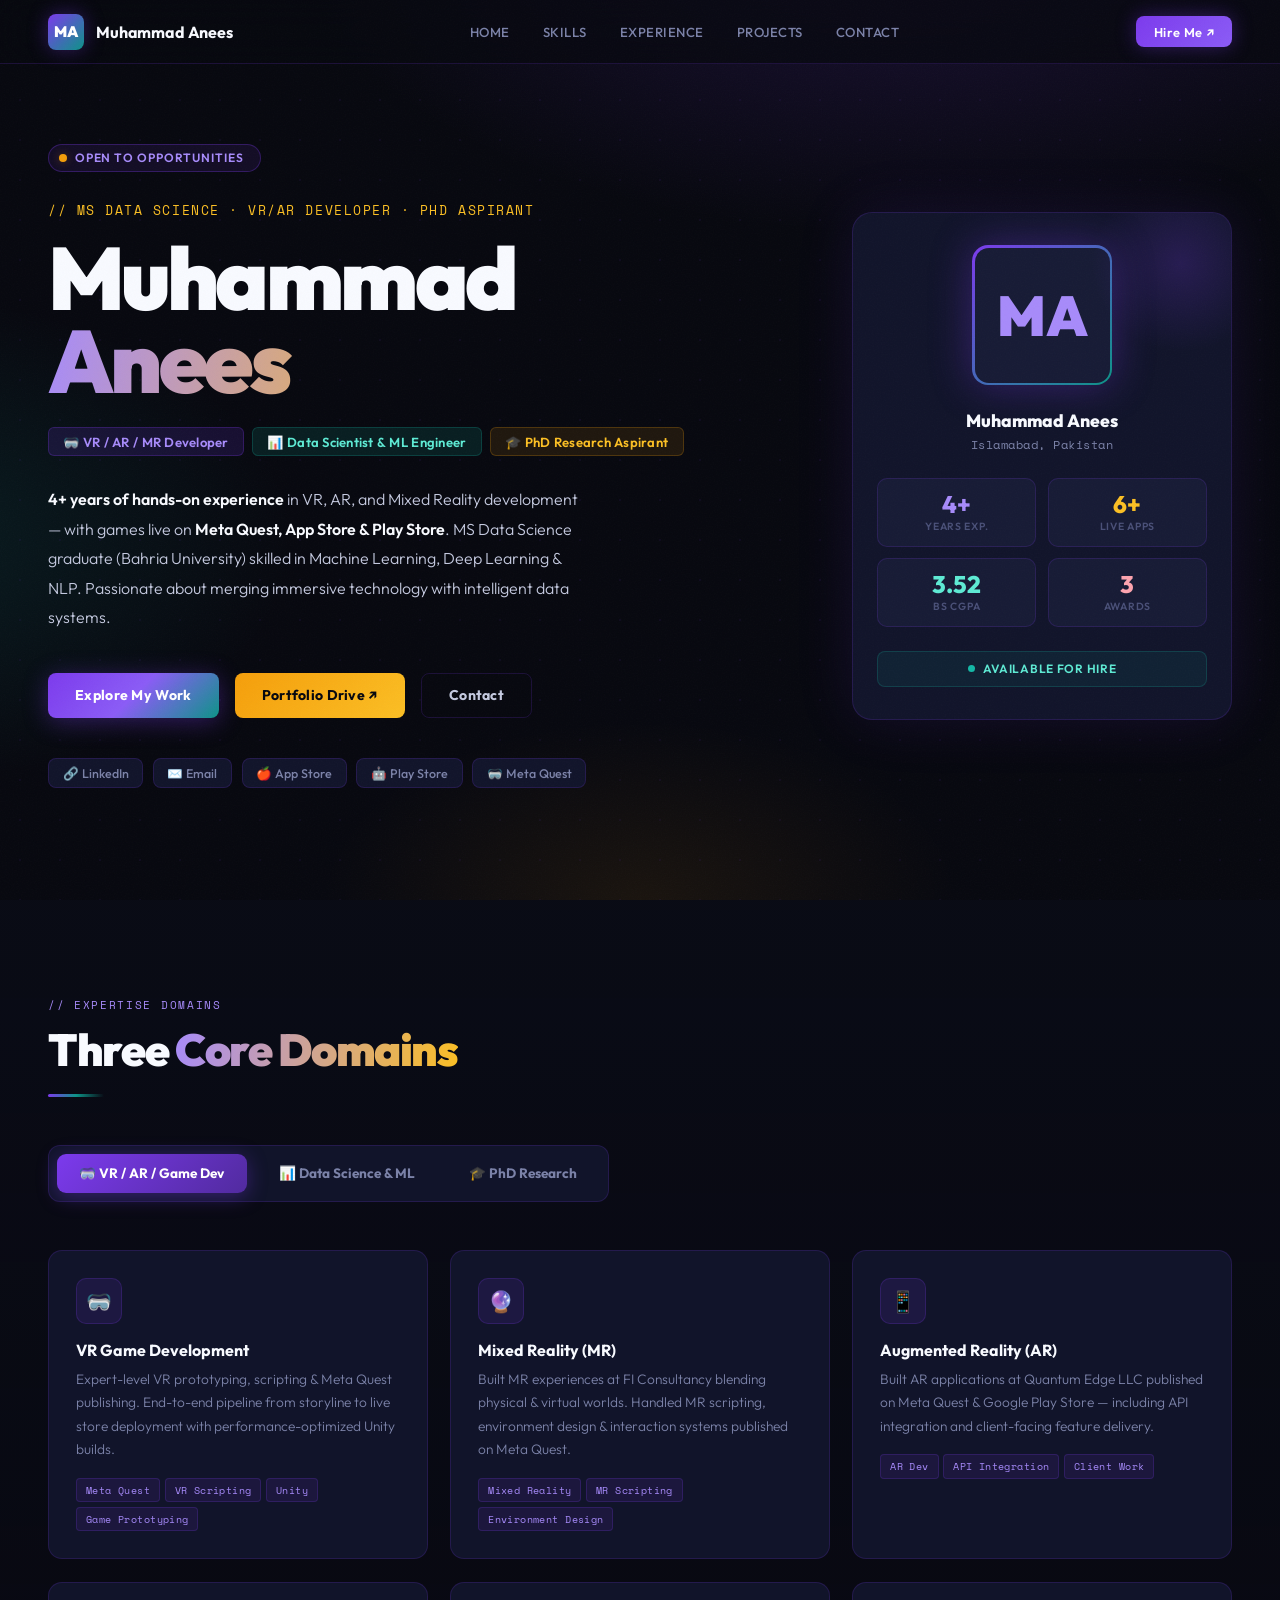
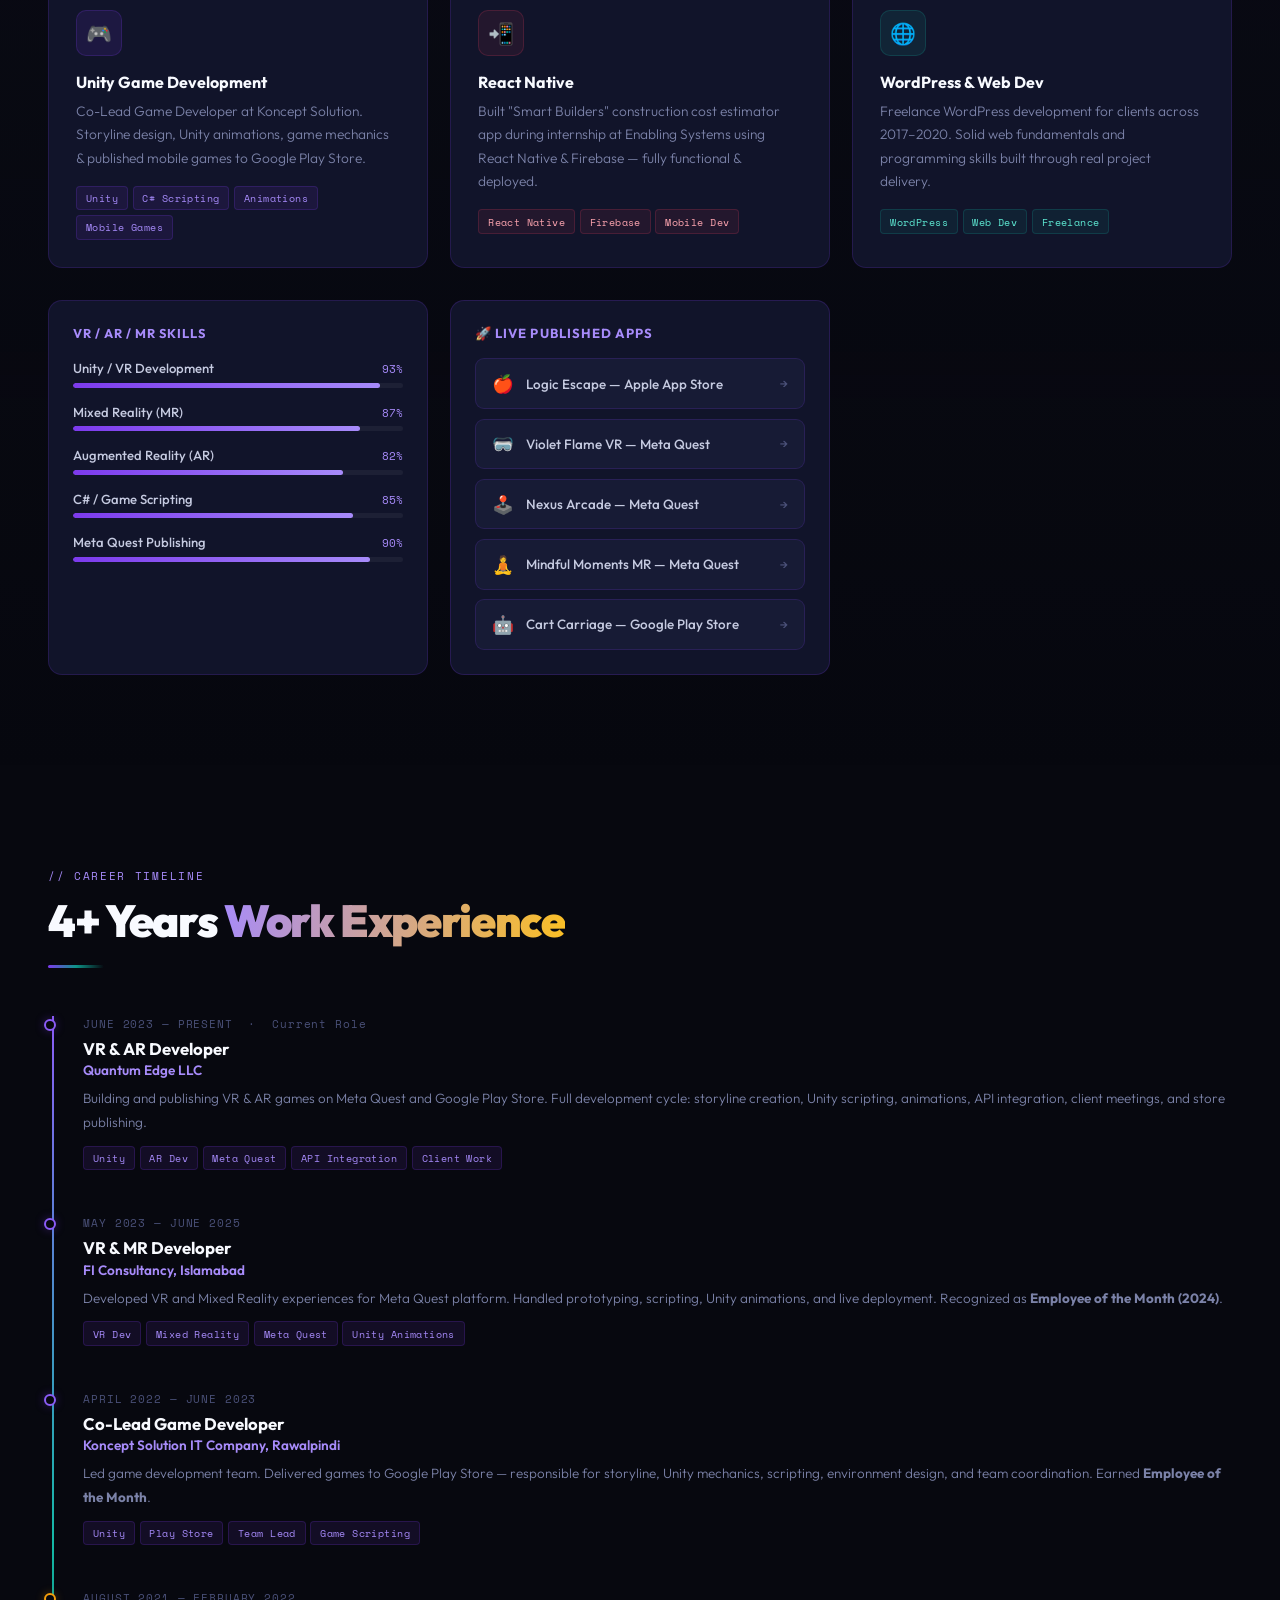
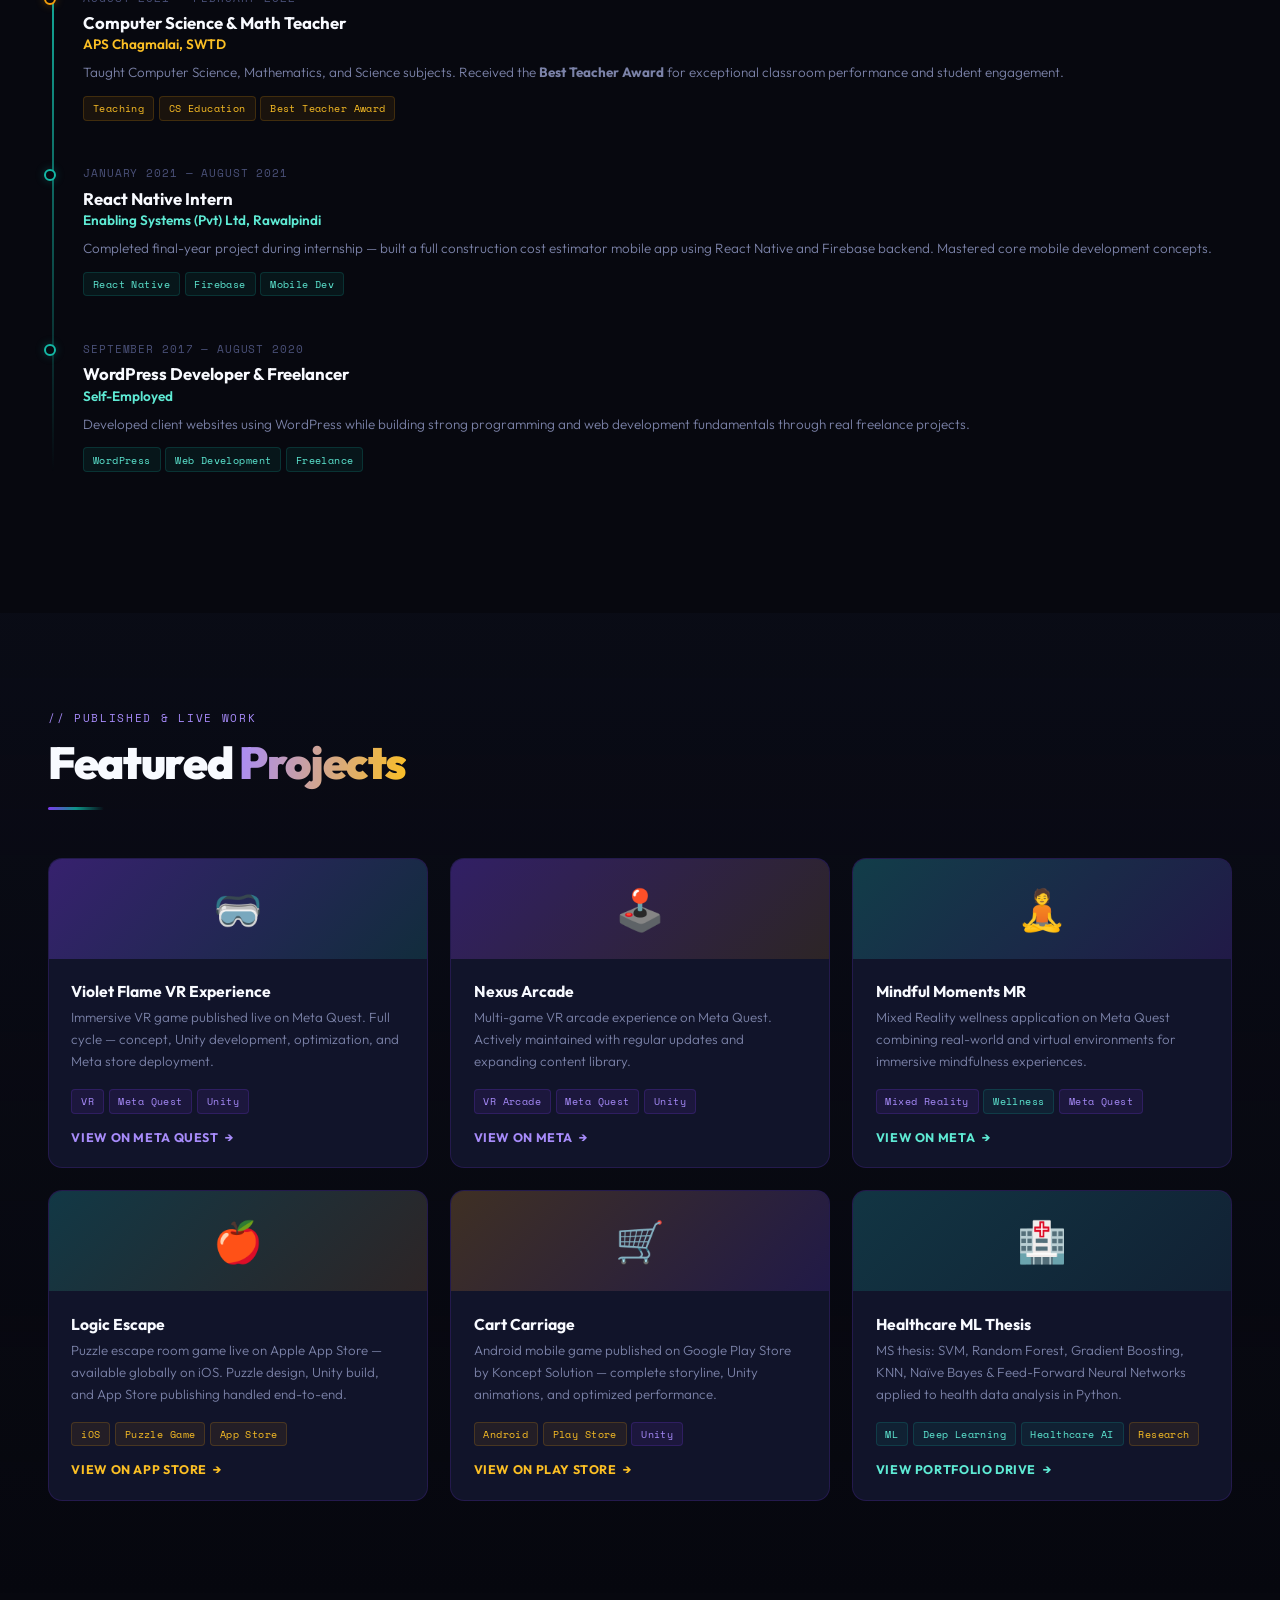
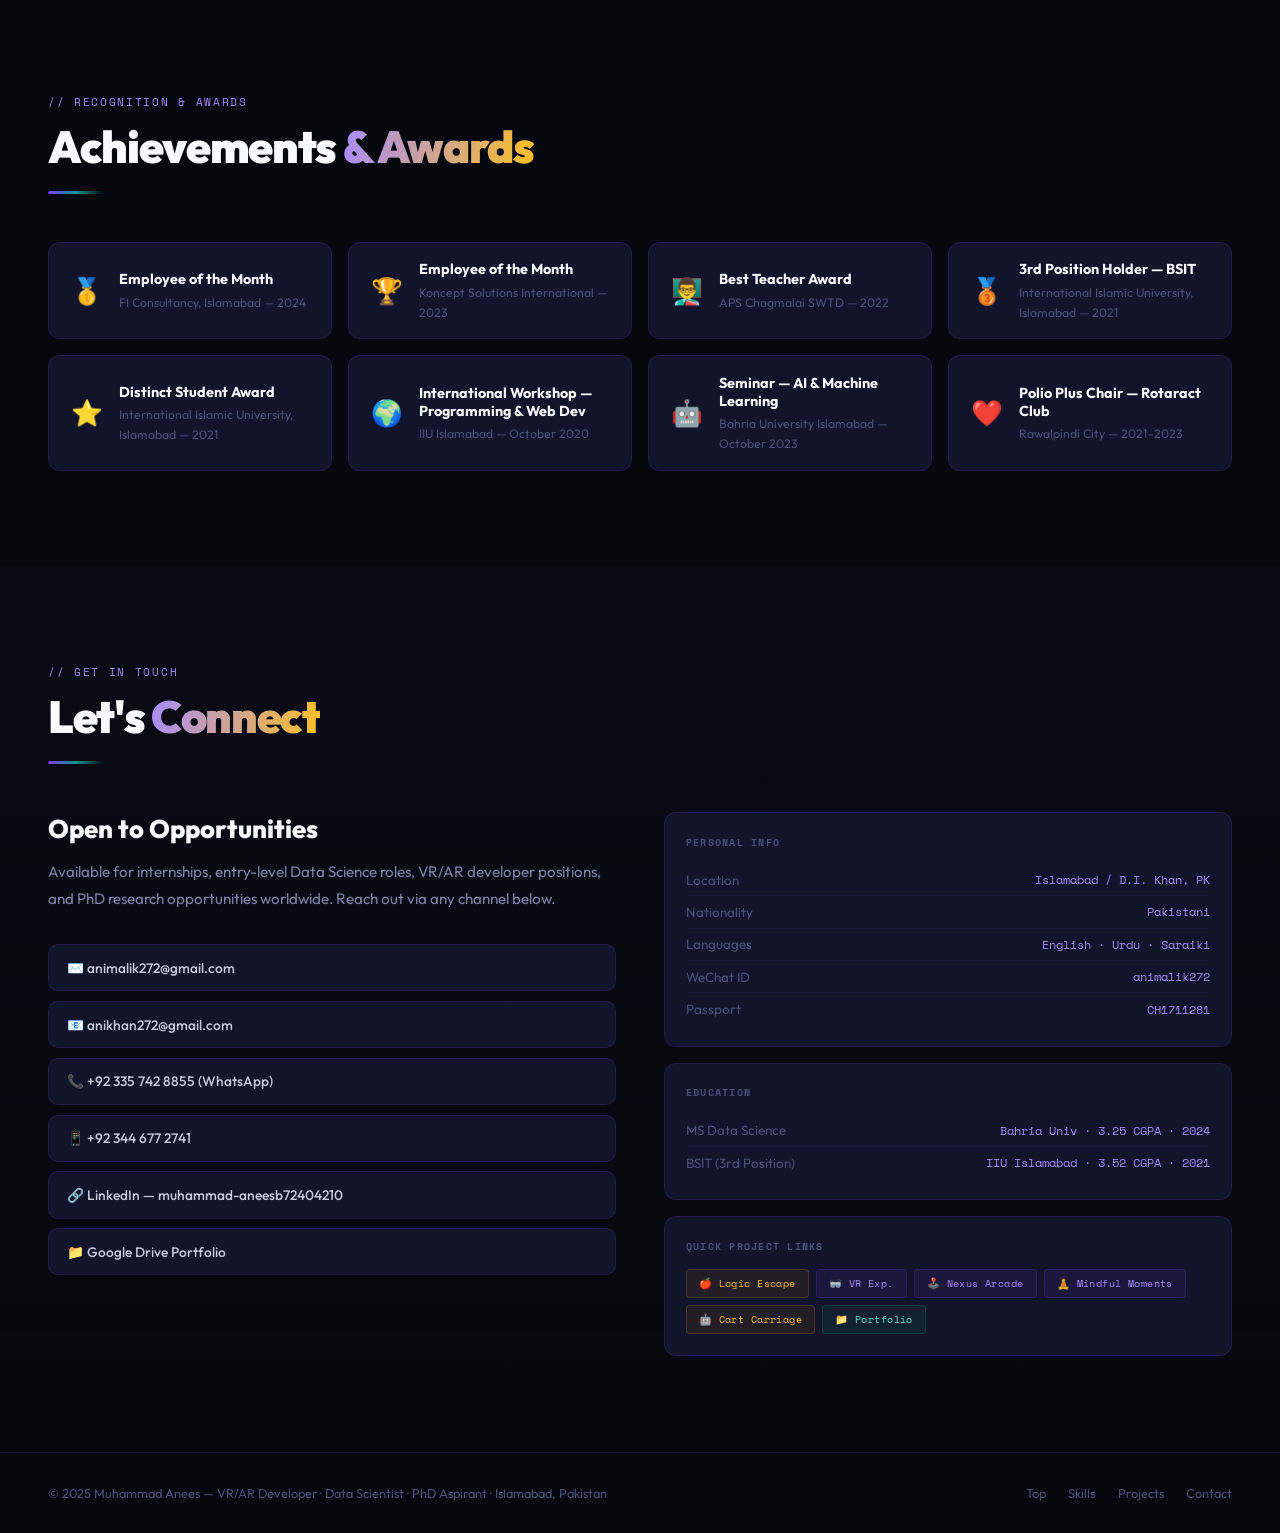
<file: Profile.html>
<!DOCTYPE html>
<html lang="en">
<head>
<meta charset="UTF-8"/>
<meta name="viewport" content="width=device-width, initial-scale=1.0"/>
<title>Muhammad Anees — VR/AR Developer & Data Scientist</title>
<link rel="preconnect" href="https://fonts.googleapis.com"/>
<link rel="preconnect" href="https://fonts.gstatic.com" crossorigin/>
<link href="https://fonts.googleapis.com/css2?family=Outfit:wght@300;400;500;600;700;800;900&family=Space+Mono:wght@400;700&family=Playfair+Display:wght@700;800&display=swap" rel="stylesheet"/>
<style>
/* ═══════════════════════════════════════════
   PREMIUM COLOR SYSTEM — Deep Midnight + Gold
═══════════════════════════════════════════ */
:root{
  /* Backgrounds */
  --bg0:#07080f;
  --bg1:#0d0f1d;
  --bg2:#11142a;
  --bg3:#171b35;

  /* Primary — Electric Violet */
  --v1:#7c3aed;
  --v2:#8b5cf6;
  --v3:#a78bfa;
  --v-glow:rgba(124,58,237,0.35);

  /* Accent — Amber Gold */
  --g1:#f59e0b;
  --g2:#fbbf24;
  --g3:#fde68a;
  --g-glow:rgba(245,158,11,0.3);

  /* Secondary — Teal */
  --t1:#0d9488;
  --t2:#14b8a6;
  --t3:#5eead4;
  --t-glow:rgba(20,184,166,0.28);

  /* Highlight — Rose */
  --r1:#e11d48;
  --r2:#f43f5e;
  --r3:#fda4af;

  /* Text */
  --tx0:#f8faff;
  --tx1:#c5cae0;
  --tx2:#7b82a8;
  --tx3:#4a5078;

  /* Borders */
  --b1:rgba(124,58,237,0.18);
  --b2:rgba(124,58,237,0.08);

  --radius:14px;
  --radius-sm:8px;
}

*{margin:0;padding:0;box-sizing:border-box;}
html{scroll-behavior:smooth;}
body{
  font-family:'Outfit',sans-serif;
  background:var(--bg0);
  color:var(--tx0);
  min-height:100vh;
  overflow-x:hidden;
}

/* Grain overlay */
body::after{
  content:'';position:fixed;inset:0;
  background-image:url("data:image/svg+xml,%3Csvg xmlns='http://www.w3.org/2000/svg' width='300' height='300'%3E%3Cfilter id='n'%3E%3CfeTurbulence type='fractalNoise' baseFrequency='0.75' numOctaves='4' stitchTiles='stitch'/%3E%3C/filter%3E%3Crect width='300' height='300' filter='url(%23n)' opacity='0.04'/%3E%3C/svg%3E");
  pointer-events:none;z-index:9998;opacity:0.6;
}

/* Mesh background */
.mesh{
  position:fixed;inset:0;z-index:0;pointer-events:none;
  background:
    radial-gradient(ellipse 80% 60% at 70% -10%, rgba(124,58,237,0.18) 0%, transparent 60%),
    radial-gradient(ellipse 60% 50% at -10% 60%, rgba(20,184,166,0.12) 0%, transparent 55%),
    radial-gradient(ellipse 50% 40% at 50% 100%, rgba(245,158,11,0.08) 0%, transparent 50%),
    var(--bg0);
}

/* Subtle dot grid */
.dots{
  position:fixed;inset:0;z-index:0;pointer-events:none;
  background-image:radial-gradient(circle, rgba(124,58,237,0.2) 1px, transparent 1px);
  background-size:40px 40px;
  opacity:0.35;
}

/* ═══ NAV ═══ */
nav{
  position:fixed;top:0;left:0;right:0;z-index:200;
  display:flex;align-items:center;justify-content:space-between;
  padding:0 3rem;height:64px;
  background:rgba(7,8,15,0.75);
  backdrop-filter:blur(24px);
  border-bottom:1px solid var(--b1);
}
.nav-brand{
  display:flex;align-items:center;gap:0.75rem;
}
.nav-monogram{
  width:36px;height:36px;border-radius:8px;
  background:linear-gradient(135deg,var(--v1),var(--t1));
  display:flex;align-items:center;justify-content:center;
  font-family:'Outfit',sans-serif;font-weight:900;font-size:0.95rem;
  color:#fff;letter-spacing:-0.03em;
  box-shadow:0 0 20px var(--v-glow);
}
.nav-name{
  font-family:'Outfit',sans-serif;font-weight:700;font-size:1rem;
  color:var(--tx0);letter-spacing:-0.01em;
}
.nav-links{display:flex;gap:0.25rem;list-style:none;}
.nav-links a{
  color:var(--tx2);text-decoration:none;
  font-size:0.82rem;font-weight:500;
  letter-spacing:0.04em;text-transform:uppercase;
  padding:0.4rem 0.9rem;border-radius:6px;
  transition:all 0.2s;
}
.nav-links a:hover{color:var(--tx0);background:rgba(124,58,237,0.12);}
.nav-cta{
  display:flex;align-items:center;gap:0.5rem;
  padding:0.45rem 1.1rem;border-radius:8px;
  background:linear-gradient(135deg,var(--v1),var(--v2));
  color:#fff;font-size:0.8rem;font-weight:600;
  text-decoration:none;letter-spacing:0.03em;
  box-shadow:0 0 20px var(--v-glow);
  transition:all 0.2s;
}
.nav-cta:hover{transform:translateY(-1px);box-shadow:0 4px 30px var(--v-glow);}
.hamburger{display:none;flex-direction:column;gap:5px;cursor:pointer;padding:6px;}
.hamburger span{width:22px;height:2px;background:var(--v3);border-radius:2px;transition:all .3s;}
.mobile-nav{
  display:none;position:fixed;top:64px;left:0;right:0;
  background:rgba(7,8,15,0.97);
  backdrop-filter:blur(24px);
  border-bottom:1px solid var(--b1);
  padding:1.5rem 2rem;z-index:199;
  flex-direction:column;gap:0.8rem;
}
.mobile-nav.open{display:flex;}
.mobile-nav a{
  color:var(--tx1);text-decoration:none;font-size:0.95rem;
  padding:0.6rem 0;border-bottom:1px solid var(--b2);
}

/* ═══ HERO ═══ */
.hero{
  position:relative;z-index:1;
  min-height:100vh;
  display:flex;align-items:center;
  padding:7rem 3rem 5rem;
}
.hero-inner{
  max-width:1280px;margin:0 auto;width:100%;
  display:grid;grid-template-columns:1fr 380px;
  gap:5rem;align-items:center;
}

/* Pill badge */
.pill{
  display:inline-flex;align-items:center;gap:0.5rem;
  background:rgba(124,58,237,0.1);
  border:1px solid rgba(124,58,237,0.3);
  border-radius:100px;
  padding:0.35rem 1rem 0.35rem 0.6rem;
  margin-bottom:1.8rem;
}
.pill-dot{
  width:8px;height:8px;border-radius:50%;
  background:var(--g1);
  box-shadow:0 0 8px var(--g-glow);
  animation:pulse 2s ease-in-out infinite;
}
@keyframes pulse{0%,100%{opacity:1;transform:scale(1);}50%{opacity:0.6;transform:scale(0.8);}}
.pill span{font-size:0.75rem;font-weight:600;letter-spacing:0.08em;text-transform:uppercase;color:var(--v3);}

.hero-eyebrow{
  font-family:'Space Mono',monospace;
  font-size:0.8rem;color:var(--g2);
  letter-spacing:0.12em;text-transform:uppercase;
  margin-bottom:1rem;
}
h1.hero-name{
  font-family:'Outfit',sans-serif;font-weight:900;
  font-size:clamp(3rem,7vw,5.5rem);
  line-height:0.95;letter-spacing:-0.04em;
  margin-bottom:1.5rem;
}
h1.hero-name .first{color:var(--tx0);}
h1.hero-name .last{
  display:block;
  background:linear-gradient(100deg,var(--v3) 0%,var(--g2) 60%,var(--t3) 100%);
  -webkit-background-clip:text;-webkit-text-fill-color:transparent;
  background-clip:text;
}
.hero-roles{
  display:flex;flex-wrap:wrap;gap:0.5rem;
  margin-bottom:1.8rem;
}
.role-chip{
  font-size:0.82rem;font-weight:600;
  padding:0.35rem 0.9rem;border-radius:6px;
  letter-spacing:0.02em;
}
.role-vr{background:rgba(124,58,237,0.15);color:var(--v3);border:1px solid rgba(124,58,237,0.25);}
.role-ds{background:rgba(20,184,166,0.12);color:var(--t3);border:1px solid rgba(20,184,166,0.22);}
.role-phd{background:rgba(245,158,11,0.1);color:var(--g2);border:1px solid rgba(245,158,11,0.22);}

.hero-bio{
  font-size:1rem;color:var(--tx1);line-height:1.85;
  max-width:540px;margin-bottom:2.5rem;font-weight:300;
}
.hero-bio strong{color:var(--tx0);font-weight:600;}

.cta-row{display:flex;gap:1rem;flex-wrap:wrap;margin-bottom:2.5rem;}
.btn{
  display:inline-flex;align-items:center;gap:0.5rem;
  padding:0.78rem 1.7rem;border-radius:var(--radius-sm);
  font-family:'Outfit',sans-serif;font-weight:700;font-size:0.88rem;
  text-decoration:none;letter-spacing:0.02em;
  transition:all 0.25s;border:none;cursor:pointer;
}
.btn-grad{
  background:linear-gradient(135deg,var(--v1) 0%,var(--v2) 50%,var(--t1) 100%);
  color:#fff;
  box-shadow:0 4px 24px var(--v-glow);
}
.btn-grad:hover{transform:translateY(-2px);box-shadow:0 8px 36px var(--v-glow);}
.btn-gold{
  background:linear-gradient(135deg,var(--g1),var(--g2));
  color:#07080f;
}
.btn-gold:hover{transform:translateY(-2px);box-shadow:0 8px 28px var(--g-glow);}
.btn-ghost{
  background:transparent;
  border:1px solid var(--b1);
  color:var(--tx1);
}
.btn-ghost:hover{border-color:var(--v3);color:var(--v3);}

.social-strip{display:flex;gap:0.6rem;flex-wrap:wrap;}
.s-link{
  display:flex;align-items:center;gap:0.45rem;
  background:var(--bg2);border:1px solid var(--b1);
  border-radius:8px;padding:0.42rem 0.85rem;
  font-size:0.78rem;color:var(--tx2);text-decoration:none;
  transition:all 0.22s;font-weight:500;
}
.s-link:hover{border-color:var(--v3);color:var(--v3);background:rgba(124,58,237,0.08);}

/* Avatar card */
.avatar-card{
  background:var(--bg2);
  border:1px solid var(--b1);
  border-radius:20px;
  padding:2rem 1.5rem;
  display:flex;flex-direction:column;align-items:center;gap:1.5rem;
  box-shadow:0 0 60px rgba(124,58,237,0.12);
  position:relative;overflow:hidden;
}
.avatar-card::before{
  content:'';position:absolute;top:-40px;right:-40px;
  width:180px;height:180px;border-radius:50%;
  background:radial-gradient(circle,rgba(124,58,237,0.2),transparent 70%);
}
.avatar-img{
  width:140px;height:140px;border-radius:16px;
  background:linear-gradient(135deg,var(--v1),var(--t1));
  padding:2.5px;
  box-shadow:0 0 40px var(--v-glow);
}
.avatar-img-inner{
  width:100%;height:100%;border-radius:14px;
  background:var(--bg3);
  display:flex;align-items:center;justify-content:center;
  font-family:'Outfit',sans-serif;font-weight:900;font-size:3.5rem;
  color:var(--v3);
}
.avatar-name{
  text-align:center;
  font-family:'Outfit',sans-serif;font-weight:800;font-size:1.1rem;
  color:var(--tx0);margin-bottom:0.2rem;
}
.avatar-sub{
  font-size:0.78rem;color:var(--tx2);text-align:center;
  font-family:'Space Mono',monospace;letter-spacing:0.04em;
}
.stats-grid{
  display:grid;grid-template-columns:1fr 1fr;gap:0.7rem;width:100%;
}
.stat-box{
  background:var(--bg3);border:1px solid var(--b1);
  border-radius:10px;padding:0.8rem;text-align:center;
}
.stat-val{
  font-family:'Outfit',sans-serif;font-weight:800;font-size:1.5rem;
  line-height:1;margin-bottom:0.25rem;
}
.stat-val.v{color:var(--v3);}
.stat-val.g{color:var(--g2);}
.stat-val.t{color:var(--t3);}
.stat-val.r{color:var(--r3);}
.stat-lbl{font-size:0.65rem;color:var(--tx3);text-transform:uppercase;letter-spacing:0.07em;font-weight:600;}
.avail-badge{
  width:100%;display:flex;align-items:center;justify-content:center;gap:0.5rem;
  background:rgba(20,184,166,0.08);border:1px solid rgba(20,184,166,0.2);
  border-radius:8px;padding:0.6rem;
  font-size:0.75rem;font-weight:600;color:var(--t3);letter-spacing:0.06em;
}
.avail-dot{width:7px;height:7px;border-radius:50%;background:var(--t2);animation:pulse 1.5s infinite;}

/* ═══ SECTIONS ═══ */
section{position:relative;z-index:1;padding:6rem 3rem;}
.s-max{max-width:1280px;margin:0 auto;}
.s-tag{
  font-family:'Space Mono',monospace;font-size:0.7rem;
  color:var(--v3);letter-spacing:0.15em;text-transform:uppercase;
  margin-bottom:0.5rem;
}
.s-title{
  font-family:'Outfit',sans-serif;font-weight:900;
  font-size:clamp(1.8rem,4vw,2.8rem);
  letter-spacing:-0.03em;margin-bottom:1rem;
}
.s-title .hi{
  background:linear-gradient(100deg,var(--v3),var(--g2));
  -webkit-background-clip:text;-webkit-text-fill-color:transparent;background-clip:text;
}
.s-rule{
  width:56px;height:3px;border-radius:2px;margin-bottom:3rem;
  background:linear-gradient(90deg,var(--v1),var(--t1),transparent);
}

/* ═══ CATEGORY TABS ═══ */
.cat-row{
  display:flex;gap:0.6rem;flex-wrap:wrap;
  margin-bottom:3rem;
  background:var(--bg2);
  border:1px solid var(--b1);
  border-radius:12px;
  padding:0.5rem;
  width:fit-content;
}
.c-tab{
  padding:0.65rem 1.4rem;border-radius:9px;
  font-family:'Outfit',sans-serif;font-weight:700;font-size:0.85rem;
  cursor:pointer;transition:all 0.25s;
  border:none;background:transparent;color:var(--tx2);
  display:flex;align-items:center;gap:0.5rem;
}
.c-tab:hover{color:var(--tx0);background:rgba(124,58,237,0.1);}
.c-tab.on-vr{
  background:linear-gradient(135deg,var(--v1),rgba(124,58,237,0.6));
  color:#fff;
  box-shadow:0 4px 20px var(--v-glow);
}
.c-tab.on-ds{
  background:linear-gradient(135deg,var(--t1),rgba(20,184,166,0.6));
  color:#fff;
  box-shadow:0 4px 20px var(--t-glow);
}
.c-tab.on-phd{
  background:linear-gradient(135deg,#92400e,var(--g1));
  color:#fff;
  box-shadow:0 4px 20px var(--g-glow);
}
.c-panel{display:none;}
.c-panel.on{display:block;animation:fadeUp 0.4s ease;}
@keyframes fadeUp{from{opacity:0;transform:translateY(14px);}to{opacity:1;transform:translateY(0);}}

/* ═══ CARDS ═══ */
.grid-3{display:grid;grid-template-columns:repeat(auto-fill,minmax(290px,1fr));gap:1.4rem;}
.grid-2{display:grid;grid-template-columns:repeat(auto-fill,minmax(380px,1fr));gap:1.4rem;}

.card{
  background:var(--bg2);border:1px solid var(--b1);
  border-radius:var(--radius);padding:1.7rem;
  transition:all 0.3s;position:relative;overflow:hidden;
}
.card::after{
  content:'';position:absolute;inset:0;border-radius:var(--radius);
  opacity:0;transition:opacity 0.3s;pointer-events:none;
}
.card:hover{transform:translateY(-5px);}
.card.cv{border-color:rgba(124,58,237,0.18);}
.card.cv:hover{border-color:rgba(124,58,237,0.4);box-shadow:0 8px 40px rgba(124,58,237,0.15);}
.card.ct{border-color:rgba(20,184,166,0.15);}
.card.ct:hover{border-color:rgba(20,184,166,0.35);box-shadow:0 8px 40px rgba(20,184,166,0.12);}
.card.cg{border-color:rgba(245,158,11,0.15);}
.card.cg:hover{border-color:rgba(245,158,11,0.35);box-shadow:0 8px 40px rgba(245,158,11,0.12);}

/* Card accent strip */
.card .strip{
  position:absolute;top:0;left:0;right:0;height:2px;
  opacity:0;transition:opacity 0.3s;
}
.card:hover .strip{opacity:1;}
.card.cv .strip{background:linear-gradient(90deg,transparent,var(--v2),transparent);}
.card.ct .strip{background:linear-gradient(90deg,transparent,var(--t2),transparent);}
.card.cg .strip{background:linear-gradient(90deg,transparent,var(--g2),transparent);}

.c-ico{
  width:46px;height:46px;border-radius:10px;
  display:flex;align-items:center;justify-content:center;
  font-size:1.3rem;margin-bottom:1rem;flex-shrink:0;
}
.c-ico.v{background:rgba(124,58,237,0.12);border:1px solid rgba(124,58,237,0.2);}
.c-ico.t{background:rgba(20,184,166,0.1);border:1px solid rgba(20,184,166,0.18);}
.c-ico.g{background:rgba(245,158,11,0.08);border:1px solid rgba(245,158,11,0.18);}
.c-ico.r{background:rgba(244,63,94,0.08);border:1px solid rgba(244,63,94,0.18);}

.card h3{
  font-family:'Outfit',sans-serif;font-weight:700;font-size:1rem;
  margin-bottom:0.5rem;color:var(--tx0);
}
.card p{color:var(--tx2);font-size:0.86rem;line-height:1.7;font-weight:300;}

/* Tags */
.tag-row{display:flex;flex-wrap:wrap;gap:0.3rem;margin-top:1rem;}
.tag{
  font-family:'Space Mono',monospace;font-size:0.65rem;
  padding:0.2rem 0.55rem;border-radius:4px;letter-spacing:0.04em;
}
.tv{background:rgba(124,58,237,0.1);color:var(--v3);border:1px solid rgba(124,58,237,0.2);}
.tt{background:rgba(20,184,166,0.08);color:var(--t3);border:1px solid rgba(20,184,166,0.18);}
.tg{background:rgba(245,158,11,0.08);color:var(--g2);border:1px solid rgba(245,158,11,0.18);}
.tr{background:rgba(244,63,94,0.08);color:var(--r3);border:1px solid rgba(244,63,94,0.18);}

/* ═══ SKILL BARS ═══ */
.sk-grid{display:grid;grid-template-columns:repeat(auto-fill,minmax(280px,1fr));gap:1.4rem;margin-top:2rem;}
.sk-card{background:var(--bg2);border:1px solid var(--b1);border-radius:var(--radius);padding:1.5rem;}
.sk-card h4{
  font-family:'Outfit',sans-serif;font-weight:700;font-size:0.8rem;
  letter-spacing:0.08em;text-transform:uppercase;margin-bottom:1.2rem;
}
.sk{margin-bottom:1rem;}
.sk-row{display:flex;justify-content:space-between;margin-bottom:0.35rem;font-size:0.82rem;}
.sk-n{color:var(--tx1);font-weight:500;}
.sk-p{font-family:'Space Mono',monospace;font-size:0.7rem;}
.sk-bar{height:5px;background:rgba(255,255,255,0.05);border-radius:3px;overflow:hidden;}
.sk-fill{height:100%;border-radius:3px;transition:width 1.3s cubic-bezier(0.4,0,0.2,1);}
.fv{background:linear-gradient(90deg,var(--v1),var(--v3));}
.ft{background:linear-gradient(90deg,var(--t1),var(--t3));}
.fg{background:linear-gradient(90deg,#92400e,var(--g2));}

/* ═══ TIMELINE ═══ */
.tl{position:relative;padding-left:2.2rem;}
.tl::before{
  content:'';position:absolute;left:4px;top:0;bottom:0;width:1.5px;
  background:linear-gradient(180deg,var(--v2) 0%,var(--t2) 50%,transparent 100%);
}
.tl-item{position:relative;margin-bottom:2.8rem;}
.tl-dot{
  position:absolute;left:-2.48rem;top:0.2rem;
  width:12px;height:12px;border-radius:50%;
  border:2px solid var(--v2);background:var(--bg0);
  box-shadow:0 0 10px var(--v-glow);
}
.tl-dot.t{border-color:var(--t2);box-shadow:0 0 10px var(--t-glow);}
.tl-dot.g{border-color:var(--g1);box-shadow:0 0 10px var(--g-glow);}
.tl-when{
  font-family:'Space Mono',monospace;font-size:0.68rem;
  color:var(--tx3);letter-spacing:0.08em;margin-bottom:0.4rem;
}
.tl-role{font-family:'Outfit',sans-serif;font-weight:700;font-size:1.05rem;margin-bottom:0.15rem;}
.tl-co{font-size:0.85rem;font-weight:600;margin-bottom:0.5rem;}
.tl-co.v{color:var(--v3);}
.tl-co.t{color:var(--t3);}
.tl-co.g{color:var(--g2);}
.tl-body{color:var(--tx2);font-size:0.84rem;line-height:1.75;font-weight:300;}

/* ═══ PROJECTS ═══ */
.proj-grid{display:grid;grid-template-columns:repeat(auto-fill,minmax(320px,1fr));gap:1.4rem;}
.pj{
  background:var(--bg2);border:1px solid var(--b1);
  border-radius:var(--radius);overflow:hidden;
  transition:all 0.3s;display:flex;flex-direction:column;
}
.pj:hover{transform:translateY(-5px);border-color:rgba(124,58,237,0.35);box-shadow:0 12px 48px rgba(124,58,237,0.12);}
.pj-top{
  height:100px;display:flex;align-items:center;justify-content:center;
  font-size:2.5rem;
  position:relative;
}
.pj-body{padding:1.4rem;flex:1;display:flex;flex-direction:column;}
.pj-body h3{font-family:'Outfit',sans-serif;font-weight:700;font-size:0.98rem;margin-bottom:0.4rem;}
.pj-body p{color:var(--tx2);font-size:0.83rem;line-height:1.65;flex:1;font-weight:300;}
.pj-link{
  display:inline-flex;align-items:center;gap:0.4rem;
  margin-top:1rem;font-size:0.78rem;font-weight:700;
  text-decoration:none;letter-spacing:0.05em;text-transform:uppercase;
  transition:gap 0.2s;
}
.pj-link::after{content:'→';}
.pj-link:hover{gap:0.7rem;}
.pj-link.lv{color:var(--v3);}
.pj-link.lt{color:var(--t3);}
.pj-link.lg{color:var(--g2);}
.pj-link.lr{color:var(--r3);}

/* ═══ ACHIEVEMENTS ═══ */
.ach-grid{display:grid;grid-template-columns:repeat(auto-fill,minmax(280px,1fr));gap:1rem;}
.ach{
  background:var(--bg2);border:1px solid var(--b1);
  border-radius:12px;padding:1.1rem 1.4rem;
  display:flex;align-items:center;gap:1rem;
  transition:all 0.25s;
}
.ach:hover{border-color:rgba(245,158,11,0.3);transform:translateX(5px);box-shadow:0 4px 20px rgba(245,158,11,0.08);}
.ach-ico{font-size:1.6rem;flex-shrink:0;}
.ach-txt strong{font-family:'Outfit',sans-serif;font-weight:700;font-size:0.9rem;display:block;margin-bottom:0.15rem;}
.ach-txt span{font-size:0.77rem;color:var(--tx3);}

/* ═══ CONTACT ═══ */
.con-grid{display:grid;grid-template-columns:1fr 1fr;gap:3rem;align-items:start;}
.con-left h3{font-family:'Outfit',sans-serif;font-weight:800;font-size:1.6rem;margin-bottom:0.8rem;}
.con-left p{color:var(--tx2);line-height:1.8;margin-bottom:2rem;font-size:0.95rem;}
.con-links{display:flex;flex-direction:column;gap:0.6rem;}
.con-link{
  display:flex;align-items:center;gap:0.8rem;
  color:var(--tx1);text-decoration:none;
  background:var(--bg2);border:1px solid var(--b1);
  border-radius:10px;padding:0.85rem 1.1rem;
  transition:all 0.25s;font-size:0.86rem;font-weight:500;
}
.con-link:hover{border-color:var(--v3);color:var(--v3);background:rgba(124,58,237,0.06);}
.con-right{display:flex;flex-direction:column;gap:1rem;}
.info-box{
  background:var(--bg2);border:1px solid var(--b1);
  border-radius:12px;padding:1.3rem;
}
.info-box h4{
  font-family:'Space Mono',monospace;font-size:0.65rem;
  color:var(--tx3);letter-spacing:0.12em;text-transform:uppercase;margin-bottom:0.9rem;
}
.info-r{
  display:flex;justify-content:space-between;align-items:center;
  padding:0.45rem 0;border-bottom:1px solid var(--b2);font-size:0.84rem;
}
.info-r:last-child{border:none;}
.info-r span:first-child{color:var(--tx3);font-weight:400;}
.info-r span:last-child{font-family:'Space Mono',monospace;font-size:0.72rem;color:var(--v3);}

/* ═══ SECTION BG ALT ═══ */
.alt{background:linear-gradient(180deg,rgba(13,15,29,0.5) 0%,rgba(7,8,15,0) 100%);}

/* ═══ FOOTER ═══ */
footer{
  border-top:1px solid var(--b1);
  padding:2rem 3rem;
  display:flex;align-items:center;justify-content:space-between;flex-wrap:wrap;gap:1rem;
  position:relative;z-index:1;
}
footer p{color:var(--tx3);font-size:0.8rem;}
.f-links{display:flex;gap:1.4rem;}
.f-links a{color:var(--tx3);text-decoration:none;font-size:0.8rem;transition:color .2s;}
.f-links a:hover{color:var(--v3);}

/* ═══ LIVE APP LINKS PANEL ═══ */
.live-panel{
  background:var(--bg2);border:1px solid rgba(124,58,237,0.2);
  border-radius:var(--radius);padding:1.5rem;
}
.live-panel h4{
  font-family:'Outfit',sans-serif;font-weight:700;font-size:0.82rem;
  letter-spacing:0.08em;text-transform:uppercase;
  color:var(--v3);margin-bottom:1.1rem;
}
.live-list{display:flex;flex-direction:column;gap:0.6rem;}
.live-link{
  display:flex;align-items:center;gap:0.75rem;
  background:var(--bg3);border:1px solid var(--b1);
  border-radius:9px;padding:0.8rem 1rem;
  text-decoration:none;color:var(--tx1);
  transition:all 0.22s;font-size:0.84rem;font-weight:500;
}
.live-link:hover{border-color:var(--v3);color:var(--v3);background:rgba(124,58,237,0.06);}
.live-link .ico{font-size:1.1rem;flex-shrink:0;}
.live-link .arrow{margin-left:auto;color:var(--tx3);font-size:0.75rem;transition:transform 0.2s;}
.live-link:hover .arrow{transform:translateX(3px);color:var(--v3);}

/* ═══ RESPONSIVE ═══ */
@media(max-width:960px){
  nav{padding:0 1.5rem;}
  .nav-links,.nav-cta{display:none;}
  .hamburger{display:flex;}
  .hero{padding:6rem 1.5rem 4rem;}
  .hero-inner{grid-template-columns:1fr;gap:2.5rem;}
  .avatar-card{flex-direction:row;flex-wrap:wrap;justify-content:center;}
  section{padding:4rem 1.5rem;}
  .con-grid{grid-template-columns:1fr;}
  footer{padding:1.5rem;}
  .cat-row{width:100%;}
}
@media(max-width:600px){
  .grid-3,.proj-grid,.ach-grid{grid-template-columns:1fr;}
  .stats-grid{grid-template-columns:1fr 1fr;}
  h1.hero-name{font-size:2.8rem;}
}
</style>
</head>
<body>
<div class="mesh"></div>
<div class="dots"></div>

<!-- ═══ NAV ═══ -->
<nav>
  <div class="nav-brand">
    <div class="nav-monogram">MA</div>
    <span class="nav-name">Muhammad Anees</span>
  </div>
  <ul class="nav-links">
    <li><a href="#hero">Home</a></li>
    <li><a href="#domains">Skills</a></li>
    <li><a href="#experience">Experience</a></li>
    <li><a href="#projects">Projects</a></li>
    <li><a href="#contact">Contact</a></li>
  </ul>
  <a href="mailto:animalik272@gmail.com" class="nav-cta">Hire Me ↗</a>
  <div class="hamburger" onclick="toggleMenu()">
    <span></span><span></span><span></span>
  </div>
</nav>
<div class="mobile-nav" id="mobileNav">
  <a href="#hero" onclick="closeMenu()">Home</a>
  <a href="#domains" onclick="closeMenu()">Skills</a>
  <a href="#experience" onclick="closeMenu()">Experience</a>
  <a href="#projects" onclick="closeMenu()">Projects</a>
  <a href="#contact" onclick="closeMenu()">Contact</a>
</div>

<!-- ═══ HERO ═══ -->
<section class="hero" id="hero">
  <div class="hero-inner">
    <div>
      <div class="pill"><div class="pill-dot"></div><span>Open to Opportunities</span></div>
      <div class="hero-eyebrow">// MS Data Science · VR/AR Developer · PhD Aspirant</div>
      <h1 class="hero-name">
        <span class="first">Muhammad</span>
        <span class="last">Anees</span>
      </h1>
      <div class="hero-roles">
        <span class="role-chip role-vr">🥽 VR / AR / MR Developer</span>
        <span class="role-chip role-ds">📊 Data Scientist & ML Engineer</span>
        <span class="role-chip role-phd">🎓 PhD Research Aspirant</span>
      </div>
      <p class="hero-bio">
        <strong>4+ years of hands-on experience</strong> in VR, AR, and Mixed Reality development — with games live on <strong>Meta Quest, App Store & Play Store</strong>. MS Data Science graduate (Bahria University) skilled in Machine Learning, Deep Learning & NLP. Passionate about merging immersive technology with intelligent data systems.
      </p>
      <div class="cta-row">
        <a href="#domains" class="btn btn-grad">Explore My Work</a>
        <a href="https://drive.google.com/drive/folders/14fCjlWRmGfCeL58mP4B6tp8ceVHRvntV" target="_blank" class="btn btn-gold">Portfolio Drive ↗</a>
        <a href="#contact" class="btn btn-ghost">Contact</a>
      </div>
      <div class="social-strip">
        <a href="https://www.linkedin.com/in/muhammad-aneesb72404210" target="_blank" class="s-link">🔗 LinkedIn</a>
        <a href="mailto:animalik272@gmail.com" class="s-link">✉️ Email</a>
        <a href="https://apps.apple.com/pk/app/logic-escape/id6761766461" target="_blank" class="s-link">🍎 App Store</a>
        <a href="https://play.google.com/store/apps/details?id=com.KonceptSol.cartcarriage" target="_blank" class="s-link">🤖 Play Store</a>
        <a href="https://www.meta.com/en-gb/experiences/nexus-arcade/6962116033836064/" target="_blank" class="s-link">🥽 Meta Quest</a>
      </div>
    </div>

    <div class="avatar-card">
      <div class="avatar-img">
        <div class="avatar-img-inner">MA</div>
      </div>
      <div>
        <div class="avatar-name">Muhammad Anees</div>
        <div class="avatar-sub">Islamabad, Pakistan</div>
      </div>
      <div class="stats-grid">
        <div class="stat-box"><div class="stat-val v">4+</div><div class="stat-lbl">Years Exp.</div></div>
        <div class="stat-box"><div class="stat-val g">6+</div><div class="stat-lbl">Live Apps</div></div>
        <div class="stat-box"><div class="stat-val t">3.52</div><div class="stat-lbl">BS CGPA</div></div>
        <div class="stat-box"><div class="stat-val r">3</div><div class="stat-lbl">Awards</div></div>
      </div>
      <div class="avail-badge">
        <div class="avail-dot"></div>
        AVAILABLE FOR HIRE
      </div>
    </div>
  </div>
</section>

<!-- ═══ DOMAINS / SKILLS ═══ -->
<section id="domains" class="alt">
  <div class="s-max">
    <div class="s-tag">// expertise domains</div>
    <h2 class="s-title">Three <span class="hi">Core Domains</span></h2>
    <div class="s-rule"></div>

    <div class="cat-row">
      <button class="c-tab on-vr" onclick="switchTab('vr',this)">🥽 VR / AR / Game Dev</button>
      <button class="c-tab" onclick="switchTab('ds',this)">📊 Data Science & ML</button>
      <button class="c-tab" onclick="switchTab('phd',this)">🎓 PhD Research</button>
    </div>

    <!-- ── VR / AR ── -->
    <div class="c-panel on" id="p-vr">
      <div class="grid-3">
        <div class="card cv"><div class="strip"></div>
          <div class="c-ico v">🥽</div>
          <h3>VR Game Development</h3>
          <p>Expert-level VR prototyping, scripting & Meta Quest publishing. End-to-end pipeline from storyline to live store deployment with performance-optimized Unity builds.</p>
          <div class="tag-row"><span class="tag tv">Meta Quest</span><span class="tag tv">VR Scripting</span><span class="tag tv">Unity</span><span class="tag tv">Game Prototyping</span></div>
        </div>
        <div class="card cv"><div class="strip"></div>
          <div class="c-ico v">🔮</div>
          <h3>Mixed Reality (MR)</h3>
          <p>Built MR experiences at FI Consultancy blending physical & virtual worlds. Handled MR scripting, environment design & interaction systems published on Meta Quest.</p>
          <div class="tag-row"><span class="tag tv">Mixed Reality</span><span class="tag tv">MR Scripting</span><span class="tag tv">Environment Design</span></div>
        </div>
        <div class="card cv"><div class="strip"></div>
          <div class="c-ico v">📱</div>
          <h3>Augmented Reality (AR)</h3>
          <p>Built AR applications at Quantum Edge LLC published on Meta Quest & Google Play Store — including API integration and client-facing feature delivery.</p>
          <div class="tag-row"><span class="tag tv">AR Dev</span><span class="tag tv">API Integration</span><span class="tag tv">Client Work</span></div>
        </div>
        <div class="card cv"><div class="strip"></div>
          <div class="c-ico v">🎮</div>
          <h3>Unity Game Development</h3>
          <p>Co-Lead Game Developer at Koncept Solution. Storyline design, Unity animations, game mechanics & published mobile games to Google Play Store.</p>
          <div class="tag-row"><span class="tag tv">Unity</span><span class="tag tv">C# Scripting</span><span class="tag tv">Animations</span><span class="tag tv">Mobile Games</span></div>
        </div>
        <div class="card cv"><div class="strip"></div>
          <div class="c-ico r">📲</div>
          <h3>React Native</h3>
          <p>Built "Smart Builders" construction cost estimator app during internship at Enabling Systems using React Native & Firebase — fully functional & deployed.</p>
          <div class="tag-row"><span class="tag tr">React Native</span><span class="tag tr">Firebase</span><span class="tag tr">Mobile Dev</span></div>
        </div>
        <div class="card cv"><div class="strip"></div>
          <div class="c-ico t">🌐</div>
          <h3>WordPress & Web Dev</h3>
          <p>Freelance WordPress development for clients across 2017–2020. Solid web fundamentals and programming skills built through real project delivery.</p>
          <div class="tag-row"><span class="tag tt">WordPress</span><span class="tag tt">Web Dev</span><span class="tag tt">Freelance</span></div>
        </div>
      </div>

      <div class="sk-grid">
        <div class="sk-card">
          <h4 style="color:var(--v3)">VR / AR / MR Skills</h4>
          <div class="sk"><div class="sk-row"><span class="sk-n">Unity / VR Development</span><span class="sk-p" style="color:var(--v3)">93%</span></div><div class="sk-bar"><div class="sk-fill fv" style="width:93%"></div></div></div>
          <div class="sk"><div class="sk-row"><span class="sk-n">Mixed Reality (MR)</span><span class="sk-p" style="color:var(--v3)">87%</span></div><div class="sk-bar"><div class="sk-fill fv" style="width:87%"></div></div></div>
          <div class="sk"><div class="sk-row"><span class="sk-n">Augmented Reality (AR)</span><span class="sk-p" style="color:var(--v3)">82%</span></div><div class="sk-bar"><div class="sk-fill fv" style="width:82%"></div></div></div>
          <div class="sk"><div class="sk-row"><span class="sk-n">C# / Game Scripting</span><span class="sk-p" style="color:var(--v3)">85%</span></div><div class="sk-bar"><div class="sk-fill fv" style="width:85%"></div></div></div>
          <div class="sk"><div class="sk-row"><span class="sk-n">Meta Quest Publishing</span><span class="sk-p" style="color:var(--v3)">90%</span></div><div class="sk-bar"><div class="sk-fill fv" style="width:90%"></div></div></div>
        </div>
        <div class="live-panel">
          <h4>🚀 Live Published Apps</h4>
          <div class="live-list">
            <a href="https://apps.apple.com/pk/app/logic-escape/id6761766461" target="_blank" class="live-link"><span class="ico">🍎</span>Logic Escape — Apple App Store<span class="arrow">→</span></a>
            <a href="https://www.meta.com/experiences/6738439822877580" target="_blank" class="live-link"><span class="ico">🥽</span>Violet Flame VR — Meta Quest<span class="arrow">→</span></a>
            <a href="https://www.meta.com/en-gb/experiences/nexus-arcade/6962116033836064/" target="_blank" class="live-link"><span class="ico">🕹️</span>Nexus Arcade — Meta Quest<span class="arrow">→</span></a>
            <a href="https://www.meta.com/experiences/mindful-moments/24210209858630331/" target="_blank" class="live-link"><span class="ico">🧘</span>Mindful Moments MR — Meta Quest<span class="arrow">→</span></a>
            <a href="https://play.google.com/store/apps/details?id=com.KonceptSol.cartcarriage" target="_blank" class="live-link"><span class="ico">🤖</span>Cart Carriage — Google Play Store<span class="arrow">→</span></a>
          </div>
        </div>
      </div>
    </div>

    <!-- ── DATA SCIENCE ── -->
    <div class="c-panel" id="p-ds">
      <div class="grid-3">
        <div class="card ct"><div class="strip"></div>
          <div class="c-ico t">🤖</div>
          <h3>Machine Learning</h3>
          <p>Trained SVM, Random Forest, Gradient Boosting, KNN, and Naïve Bayes models applied to healthcare datasets for pattern recognition and outcome prediction.</p>
          <div class="tag-row"><span class="tag tt">SVM</span><span class="tag tt">Random Forest</span><span class="tag tt">Gradient Boosting</span><span class="tag tt">KNN</span><span class="tag tt">Naïve Bayes</span></div>
        </div>
        <div class="card ct"><div class="strip"></div>
          <div class="c-ico t">🧠</div>
          <h3>Deep Learning</h3>
          <p>Designed and trained Feed-Forward Neural Networks in Python. Architecture design, hyperparameter tuning, and evaluation metrics for research-grade outcomes.</p>
          <div class="tag-row"><span class="tag tt">FFNN</span><span class="tag tt">Python</span><span class="tag tt">Model Training</span><span class="tag tt">Hyperparameters</span></div>
        </div>
        <div class="card ct"><div class="strip"></div>
          <div class="c-ico t">💬</div>
          <h3>Natural Language Processing</h3>
          <p>Applied NLP techniques, text preprocessing, and language models — MS coursework with focus on real-world NLP methodologies and smart text analytics.</p>
          <div class="tag-row"><span class="tag tt">Text Preprocessing</span><span class="tag tt">NLP Models</span><span class="tag tt">Pattern Recognition</span></div>
        </div>
        <div class="card ct"><div class="strip"></div>
          <div class="c-ico t">📊</div>
          <h3>Data Analysis & Visualization</h3>
          <p>Skilled in data preprocessing, EDA, and Power BI for interactive dashboards. Communicates data-driven insights clearly to technical and non-technical audiences.</p>
          <div class="tag-row"><span class="tag tt">Power BI</span><span class="tag tt">EDA</span><span class="tag tt">Data Preprocessing</span></div>
        </div>
        <div class="card ct"><div class="strip"></div>
          <div class="c-ico g">🔬</div>
          <h3>MS Thesis Research</h3>
          <p>Completed: "Amend complementary and integrative health approaches for untangling prevalent health issues" — ML + DL models applied to healthcare analytics.</p>
          <div class="tag-row"><span class="tag tg">Healthcare AI</span><span class="tag tg">Research</span><span class="tag tg">Big Data</span></div>
        </div>
        <div class="card ct"><div class="strip"></div>
          <div class="c-ico t">🐍</div>
          <h3>Technical Stack</h3>
          <p>Python for full data science pipelines. MS Office, database technologies, research methodology, operating systems — complete professional toolkit.</p>
          <div class="tag-row"><span class="tag tt">Python</span><span class="tag tt">MS Office</span><span class="tag tt">Database Tech</span><span class="tag tt">OS</span></div>
        </div>
      </div>
      <div class="sk-grid">
        <div class="sk-card">
          <h4 style="color:var(--t3)">ML / AI Skills</h4>
          <div class="sk"><div class="sk-row"><span class="sk-n">Machine Learning</span><span class="sk-p" style="color:var(--t3)">85%</span></div><div class="sk-bar"><div class="sk-fill ft" style="width:85%"></div></div></div>
          <div class="sk"><div class="sk-row"><span class="sk-n">Deep Learning</span><span class="sk-p" style="color:var(--t3)">76%</span></div><div class="sk-bar"><div class="sk-fill ft" style="width:76%"></div></div></div>
          <div class="sk"><div class="sk-row"><span class="sk-n">NLP</span><span class="sk-p" style="color:var(--t3)">70%</span></div><div class="sk-bar"><div class="sk-fill ft" style="width:70%"></div></div></div>
          <div class="sk"><div class="sk-row"><span class="sk-n">Python</span><span class="sk-p" style="color:var(--t3)">82%</span></div><div class="sk-bar"><div class="sk-fill ft" style="width:82%"></div></div></div>
          <div class="sk"><div class="sk-row"><span class="sk-n">Power BI</span><span class="sk-p" style="color:var(--t3)">73%</span></div><div class="sk-bar"><div class="sk-fill ft" style="width:73%"></div></div></div>
        </div>
        <div class="sk-card">
          <h4 style="color:var(--t3)">Data Skills</h4>
          <div class="sk"><div class="sk-row"><span class="sk-n">Data Preprocessing</span><span class="sk-p" style="color:var(--t3)">88%</span></div><div class="sk-bar"><div class="sk-fill ft" style="width:88%"></div></div></div>
          <div class="sk"><div class="sk-row"><span class="sk-n">Data Visualization</span><span class="sk-p" style="color:var(--t3)">80%</span></div><div class="sk-bar"><div class="sk-fill ft" style="width:80%"></div></div></div>
          <div class="sk"><div class="sk-row"><span class="sk-n">Pattern Recognition</span><span class="sk-p" style="color:var(--t3)">75%</span></div><div class="sk-bar"><div class="sk-fill ft" style="width:75%"></div></div></div>
          <div class="sk"><div class="sk-row"><span class="sk-n">Big Data Analytics</span><span class="sk-p" style="color:var(--t3)">66%</span></div><div class="sk-bar"><div class="sk-fill ft" style="width:66%"></div></div></div>
          <div class="sk"><div class="sk-row"><span class="sk-n">Research Writing</span><span class="sk-p" style="color:var(--t3)">83%</span></div><div class="sk-bar"><div class="sk-fill ft" style="width:83%"></div></div></div>
        </div>
      </div>
    </div>

    <!-- ── PhD ── -->
    <div class="c-panel" id="p-phd">
      <div class="grid-3">
        <div class="card cg"><div class="strip"></div>
          <div class="c-ico g">🎯</div>
          <h3>Research Focus Areas</h3>
          <p>Pursuing PhD in Data Science, Machine Learning, Deep Learning, NLP, and AI. Goal: cutting-edge research making meaningful contributions to humanity through intelligent systems.</p>
          <div class="tag-row"><span class="tag tg">AI Research</span><span class="tag tg">ML Research</span><span class="tag tg">DL Research</span><span class="tag tg">NLP</span></div>
        </div>
        <div class="card cg"><div class="strip"></div>
          <div class="c-ico g">🏥</div>
          <h3>Healthcare AI Thesis</h3>
          <p>MS thesis applied SVM, RF, Gradient Boosting & FFNN to complementary health data — demonstrating research design, Python implementation, and academic writing skills.</p>
          <div class="tag-row"><span class="tag tg">Healthcare Data</span><span class="tag tg">Neural Networks</span><span class="tag tg">Python</span></div>
        </div>
        <div class="card cg"><div class="strip"></div>
          <div class="c-ico g">🌐</div>
          <h3>Interdisciplinary Vision</h3>
          <p>Unique combination of XR/interactive technology + data science creates novel research potential in intelligent simulation, behavioral analytics, and human-computer interaction.</p>
          <div class="tag-row"><span class="tag tg">HCI</span><span class="tag tg">XR + AI</span><span class="tag tg">Intelligent Systems</span></div>
        </div>
        <div class="card cg"><div class="strip"></div>
          <div class="c-ico g">📝</div>
          <h3>Academic Training</h3>
          <p>International workshop on Programming, Mobile & Web Dev at IIU; AI/ML seminar at Bahria University. Strong academic record — 3rd position holder in BSIT.</p>
          <div class="tag-row"><span class="tag tg">Workshops</span><span class="tag tg">Seminars</span><span class="tag tg">Research Writing</span></div>
        </div>
        <div class="card cg"><div class="strip"></div>
          <div class="c-ico g">🤝</div>
          <h3>Teaching Experience</h3>
          <p>Taught CS, Mathematics & Science at APS Chagmalai. Awarded Best Teacher — ability to mentor and communicate complex technical topics clearly proven in practice.</p>
          <div class="tag-row"><span class="tag tg">Teaching</span><span class="tag tg">Mentorship</span><span class="tag tg">CS Education</span></div>
        </div>
        <div class="card cg"><div class="strip"></div>
          <div class="c-ico g">🌍</div>
          <h3>Global Research Goal</h3>
          <p>Seeking PhD positions at leading international universities. Motivated to solve real societal challenges through AI-driven research — combining academic rigor with 4+ years practical experience.</p>
          <div class="tag-row"><span class="tag tg">International</span><span class="tag tg">Innovation</span><span class="tag tg">PhD Ready</span></div>
        </div>
      </div>
    </div>
  </div>
</section>

<!-- ═══ EXPERIENCE ═══ -->
<section id="experience">
  <div class="s-max">
    <div class="s-tag">// career timeline</div>
    <h2 class="s-title">4+ Years <span class="hi">Work Experience</span></h2>
    <div class="s-rule"></div>
    <div class="tl">
      <div class="tl-item">
        <div class="tl-dot"></div>
        <div class="tl-when">JUNE 2023 — PRESENT &nbsp;·&nbsp; Current Role</div>
        <div class="tl-role">VR & AR Developer</div>
        <div class="tl-co v">Quantum Edge LLC</div>
        <div class="tl-body">Building and publishing VR & AR games on Meta Quest and Google Play Store. Full development cycle: storyline creation, Unity scripting, animations, API integration, client meetings, and store publishing.</div>
        <div class="tag-row" style="margin-top:0.7rem"><span class="tag tv">Unity</span><span class="tag tv">AR Dev</span><span class="tag tv">Meta Quest</span><span class="tag tv">API Integration</span><span class="tag tv">Client Work</span></div>
      </div>
      <div class="tl-item">
        <div class="tl-dot"></div>
        <div class="tl-when">MAY 2023 — JUNE 2025</div>
        <div class="tl-role">VR & MR Developer</div>
        <div class="tl-co v">FI Consultancy, Islamabad</div>
        <div class="tl-body">Developed VR and Mixed Reality experiences for Meta Quest platform. Handled prototyping, scripting, Unity animations, and live deployment. Recognized as <strong>Employee of the Month (2024)</strong>.</div>
        <div class="tag-row" style="margin-top:0.7rem"><span class="tag tv">VR Dev</span><span class="tag tv">Mixed Reality</span><span class="tag tv">Meta Quest</span><span class="tag tv">Unity Animations</span></div>
      </div>
      <div class="tl-item">
        <div class="tl-dot"></div>
        <div class="tl-when">APRIL 2022 — JUNE 2023</div>
        <div class="tl-role">Co-Lead Game Developer</div>
        <div class="tl-co v">Koncept Solution IT Company, Rawalpindi</div>
        <div class="tl-body">Led game development team. Delivered games to Google Play Store — responsible for storyline, Unity mechanics, scripting, environment design, and team coordination. Earned <strong>Employee of the Month</strong>.</div>
        <div class="tag-row" style="margin-top:0.7rem"><span class="tag tv">Unity</span><span class="tag tv">Play Store</span><span class="tag tv">Team Lead</span><span class="tag tv">Game Scripting</span></div>
      </div>
      <div class="tl-item">
        <div class="tl-dot g"></div>
        <div class="tl-when">AUGUST 2021 — FEBRUARY 2022</div>
        <div class="tl-role">Computer Science & Math Teacher</div>
        <div class="tl-co g">APS Chagmalai, SWTD</div>
        <div class="tl-body">Taught Computer Science, Mathematics, and Science subjects. Received the <strong>Best Teacher Award</strong> for exceptional classroom performance and student engagement.</div>
        <div class="tag-row" style="margin-top:0.7rem"><span class="tag tg">Teaching</span><span class="tag tg">CS Education</span><span class="tag tg">Best Teacher Award</span></div>
      </div>
      <div class="tl-item">
        <div class="tl-dot t"></div>
        <div class="tl-when">JANUARY 2021 — AUGUST 2021</div>
        <div class="tl-role">React Native Intern</div>
        <div class="tl-co t">Enabling Systems (Pvt) Ltd, Rawalpindi</div>
        <div class="tl-body">Completed final-year project during internship — built a full construction cost estimator mobile app using React Native and Firebase backend. Mastered core mobile development concepts.</div>
        <div class="tag-row" style="margin-top:0.7rem"><span class="tag tt">React Native</span><span class="tag tt">Firebase</span><span class="tag tt">Mobile Dev</span></div>
      </div>
      <div class="tl-item">
        <div class="tl-dot t"></div>
        <div class="tl-when">SEPTEMBER 2017 — AUGUST 2020</div>
        <div class="tl-role">WordPress Developer & Freelancer</div>
        <div class="tl-co t">Self-Employed</div>
        <div class="tl-body">Developed client websites using WordPress while building strong programming and web development fundamentals through real freelance projects.</div>
        <div class="tag-row" style="margin-top:0.7rem"><span class="tag tt">WordPress</span><span class="tag tt">Web Development</span><span class="tag tt">Freelance</span></div>
      </div>
    </div>
  </div>
</section>

<!-- ═══ PROJECTS ═══ -->
<section id="projects" class="alt">
  <div class="s-max">
    <div class="s-tag">// published &amp; live work</div>
    <h2 class="s-title">Featured <span class="hi">Projects</span></h2>
    <div class="s-rule"></div>
    <div class="proj-grid">
      <div class="pj">
        <div class="pj-top" style="background:linear-gradient(135deg,rgba(124,58,237,0.35),rgba(20,184,166,0.15));">🥽</div>
        <div class="pj-body">
          <h3>Violet Flame VR Experience</h3>
          <p>Immersive VR game published live on Meta Quest. Full cycle — concept, Unity development, optimization, and Meta store deployment.</p>
          <div class="tag-row"><span class="tag tv">VR</span><span class="tag tv">Meta Quest</span><span class="tag tv">Unity</span></div>
          <a href="https://www.meta.com/experiences/6738439822877580" target="_blank" class="pj-link lv">View on Meta Quest</a>
        </div>
      </div>
      <div class="pj">
        <div class="pj-top" style="background:linear-gradient(135deg,rgba(124,58,237,0.3),rgba(245,158,11,0.12));">🕹️</div>
        <div class="pj-body">
          <h3>Nexus Arcade</h3>
          <p>Multi-game VR arcade experience on Meta Quest. Actively maintained with regular updates and expanding content library.</p>
          <div class="tag-row"><span class="tag tv">VR Arcade</span><span class="tag tv">Meta Quest</span><span class="tag tv">Unity</span></div>
          <a href="https://www.meta.com/en-gb/experiences/nexus-arcade/6962116033836064/" target="_blank" class="pj-link lv">View on Meta</a>
        </div>
      </div>
      <div class="pj">
        <div class="pj-top" style="background:linear-gradient(135deg,rgba(20,184,166,0.25),rgba(124,58,237,0.15));">🧘</div>
        <div class="pj-body">
          <h3>Mindful Moments MR</h3>
          <p>Mixed Reality wellness application on Meta Quest combining real-world and virtual environments for immersive mindfulness experiences.</p>
          <div class="tag-row"><span class="tag tv">Mixed Reality</span><span class="tag tt">Wellness</span><span class="tag tv">Meta Quest</span></div>
          <a href="https://www.meta.com/experiences/mindful-moments/24210209858630331/" target="_blank" class="pj-link lt">View on Meta</a>
        </div>
      </div>
      <div class="pj">
        <div class="pj-top" style="background:linear-gradient(135deg,rgba(20,184,166,0.22),rgba(245,158,11,0.12));">🍎</div>
        <div class="pj-body">
          <h3>Logic Escape</h3>
          <p>Puzzle escape room game live on Apple App Store — available globally on iOS. Puzzle design, Unity build, and App Store publishing handled end-to-end.</p>
          <div class="tag-row"><span class="tag tg">iOS</span><span class="tag tg">Puzzle Game</span><span class="tag tg">App Store</span></div>
          <a href="https://apps.apple.com/pk/app/logic-escape/id6761766461" target="_blank" class="pj-link lg">View on App Store</a>
        </div>
      </div>
      <div class="pj">
        <div class="pj-top" style="background:linear-gradient(135deg,rgba(245,158,11,0.2),rgba(124,58,237,0.15));">🛒</div>
        <div class="pj-body">
          <h3>Cart Carriage</h3>
          <p>Android mobile game published on Google Play Store by Koncept Solution — complete storyline, Unity animations, and optimized performance.</p>
          <div class="tag-row"><span class="tag tg">Android</span><span class="tag tg">Play Store</span><span class="tag tv">Unity</span></div>
          <a href="https://play.google.com/store/apps/details?id=com.KonceptSol.cartcarriage" target="_blank" class="pj-link lg">View on Play Store</a>
        </div>
      </div>
      <div class="pj">
        <div class="pj-top" style="background:linear-gradient(135deg,rgba(20,184,166,0.2),rgba(20,184,166,0.08));">🏥</div>
        <div class="pj-body">
          <h3>Healthcare ML Thesis</h3>
          <p>MS thesis: SVM, Random Forest, Gradient Boosting, KNN, Naïve Bayes & Feed-Forward Neural Networks applied to health data analysis in Python.</p>
          <div class="tag-row"><span class="tag tt">ML</span><span class="tag tt">Deep Learning</span><span class="tag tt">Healthcare AI</span><span class="tag tg">Research</span></div>
          <a href="https://drive.google.com/drive/folders/14fCjlWRmGfCeL58mP4B6tp8ceVHRvntV" target="_blank" class="pj-link lt">View Portfolio Drive</a>
        </div>
      </div>
    </div>
  </div>
</section>

<!-- ═══ ACHIEVEMENTS ═══ -->
<section id="achievements">
  <div class="s-max">
    <div class="s-tag">// recognition &amp; awards</div>
    <h2 class="s-title">Achievements <span class="hi">&amp; Awards</span></h2>
    <div class="s-rule"></div>
    <div class="ach-grid">
      <div class="ach"><div class="ach-ico">🥇</div><div class="ach-txt"><strong>Employee of the Month</strong><span>FI Consultancy, Islamabad — 2024</span></div></div>
      <div class="ach"><div class="ach-ico">🏆</div><div class="ach-txt"><strong>Employee of the Month</strong><span>Koncept Solutions International — 2023</span></div></div>
      <div class="ach"><div class="ach-ico">👨‍🏫</div><div class="ach-txt"><strong>Best Teacher Award</strong><span>APS Chagmalai SWTD — 2022</span></div></div>
      <div class="ach"><div class="ach-ico">🥉</div><div class="ach-txt"><strong>3rd Position Holder — BSIT</strong><span>International Islamic University, Islamabad — 2021</span></div></div>
      <div class="ach"><div class="ach-ico">⭐</div><div class="ach-txt"><strong>Distinct Student Award</strong><span>International Islamic University, Islamabad — 2021</span></div></div>
      <div class="ach"><div class="ach-ico">🌍</div><div class="ach-txt"><strong>International Workshop — Programming &amp; Web Dev</strong><span>IIU Islamabad — October 2020</span></div></div>
      <div class="ach"><div class="ach-ico">🤖</div><div class="ach-txt"><strong>Seminar — AI &amp; Machine Learning</strong><span>Bahria University Islamabad — October 2023</span></div></div>
      <div class="ach"><div class="ach-ico">❤️</div><div class="ach-txt"><strong>Polio Plus Chair — Rotaract Club</strong><span>Rawalpindi City — 2021–2023</span></div></div>
    </div>
  </div>
</section>

<!-- ═══ CONTACT ═══ -->
<section id="contact" class="alt">
  <div class="s-max">
    <div class="s-tag">// get in touch</div>
    <h2 class="s-title">Let's <span class="hi">Connect</span></h2>
    <div class="s-rule"></div>
    <div class="con-grid">
      <div class="con-left">
        <h3>Open to Opportunities</h3>
        <p>Available for internships, entry-level Data Science roles, VR/AR developer positions, and PhD research opportunities worldwide. Reach out via any channel below.</p>
        <div class="con-links">
          <a href="mailto:animalik272@gmail.com" class="con-link">✉️ animalik272@gmail.com</a>
          <a href="mailto:anikhan272@gmail.com" class="con-link">📧 anikhan272@gmail.com</a>
          <a href="tel:+923357428855" class="con-link">📞 +92 335 742 8855 (WhatsApp)</a>
          <a href="tel:+923446772741" class="con-link">📱 +92 344 677 2741</a>
          <a href="https://www.linkedin.com/in/muhammad-aneesb72404210" target="_blank" class="con-link">🔗 LinkedIn — muhammad-aneesb72404210</a>
          <a href="https://drive.google.com/drive/folders/14fCjlWRmGfCeL58mP4B6tp8ceVHRvntV" target="_blank" class="con-link">📁 Google Drive Portfolio</a>
        </div>
      </div>
      <div class="con-right">
        <div class="info-box">
          <h4>Personal Info</h4>
          <div class="info-r"><span>Location</span><span>Islamabad / D.I. Khan, PK</span></div>
          <div class="info-r"><span>Nationality</span><span>Pakistani</span></div>
          <div class="info-r"><span>Languages</span><span>English · Urdu · Saraiki</span></div>
          <div class="info-r"><span>WeChat ID</span><span>animalik272</span></div>
          <div class="info-r"><span>Passport</span><span>CH1711281</span></div>
        </div>
        <div class="info-box">
          <h4>Education</h4>
          <div class="info-r"><span>MS Data Science</span><span>Bahria Univ · 3.25 CGPA · 2024</span></div>
          <div class="info-r"><span>BSIT (3rd Position)</span><span>IIU Islamabad · 3.52 CGPA · 2021</span></div>
        </div>
        <div class="info-box">
          <h4>Quick Project Links</h4>
          <div style="display:flex;flex-wrap:wrap;gap:0.45rem;margin-top:0.4rem;">
            <a href="https://apps.apple.com/pk/app/logic-escape/id6761766461" target="_blank" class="tag tg" style="text-decoration:none;cursor:pointer;padding:0.35rem 0.75rem;">🍎 Logic Escape</a>
            <a href="https://www.meta.com/experiences/6738439822877580" target="_blank" class="tag tv" style="text-decoration:none;cursor:pointer;padding:0.35rem 0.75rem;">🥽 VR Exp.</a>
            <a href="https://www.meta.com/en-gb/experiences/nexus-arcade/6962116033836064/" target="_blank" class="tag tv" style="text-decoration:none;cursor:pointer;padding:0.35rem 0.75rem;">🕹️ Nexus Arcade</a>
            <a href="https://www.meta.com/experiences/mindful-moments/24210209858630331/" target="_blank" class="tag tv" style="text-decoration:none;cursor:pointer;padding:0.35rem 0.75rem;">🧘 Mindful Moments</a>
            <a href="https://play.google.com/store/apps/details?id=com.KonceptSol.cartcarriage" target="_blank" class="tag tg" style="text-decoration:none;cursor:pointer;padding:0.35rem 0.75rem;">🤖 Cart Carriage</a>
            <a href="https://drive.google.com/drive/folders/14fCjlWRmGfCeL58mP4B6tp8ceVHRvntV" target="_blank" class="tag tt" style="text-decoration:none;cursor:pointer;padding:0.35rem 0.75rem;">📁 Portfolio</a>
          </div>
        </div>
      </div>
    </div>
  </div>
</section>

<footer>
  <p>© 2025 Muhammad Anees — VR/AR Developer · Data Scientist · PhD Aspirant · Islamabad, Pakistan</p>
  <div class="f-links">
    <a href="#hero">Top</a>
    <a href="#domains">Skills</a>
    <a href="#projects">Projects</a>
    <a href="#contact">Contact</a>
  </div>
</footer>

<script>
// Tab switching
function switchTab(id, btn) {
  ['vr','ds','phd'].forEach(t => {
    document.getElementById('p-'+t).classList.remove('on');
  });
  document.querySelectorAll('.c-tab').forEach(t => {
    t.classList.remove('on-vr','on-ds','on-phd');
  });
  document.getElementById('p-'+id).classList.add('on');
  btn.classList.add({vr:'on-vr',ds:'on-ds',phd:'on-phd'}[id]);
}

// Mobile nav
function toggleMenu() { document.getElementById('mobileNav').classList.toggle('open'); }
function closeMenu() { document.getElementById('mobileNav').classList.remove('open'); }

// Skill bar animation on scroll
const obs = new IntersectionObserver(entries => {
  entries.forEach(e => {
    if(e.isIntersecting) {
      e.target.querySelectorAll('.sk-fill').forEach(b => {
        const w = b.style.width;
        b.style.width = '0';
        setTimeout(() => { b.style.width = w; }, 150);
      });
    }
  });
}, { threshold: 0.25 });
document.querySelectorAll('.sk-card').forEach(c => obs.observe(c));

// Stagger entrance animations for cards
const cardObs = new IntersectionObserver(entries => {
  entries.forEach(e => {
    if(e.isIntersecting) {
      e.target.style.opacity = '1';
      e.target.style.transform = 'translateY(0)';
    }
  });
}, { threshold: 0.1 });
document.querySelectorAll('.card,.pj,.ach,.tl-item').forEach((el, i) => {
  el.style.opacity = '0';
  el.style.transform = 'translateY(20px)';
  el.style.transition = `opacity 0.5s ease ${i*0.04}s, transform 0.5s ease ${i*0.04}s`;
  cardObs.observe(el);
});
</script>
</body>
</html>
</file>
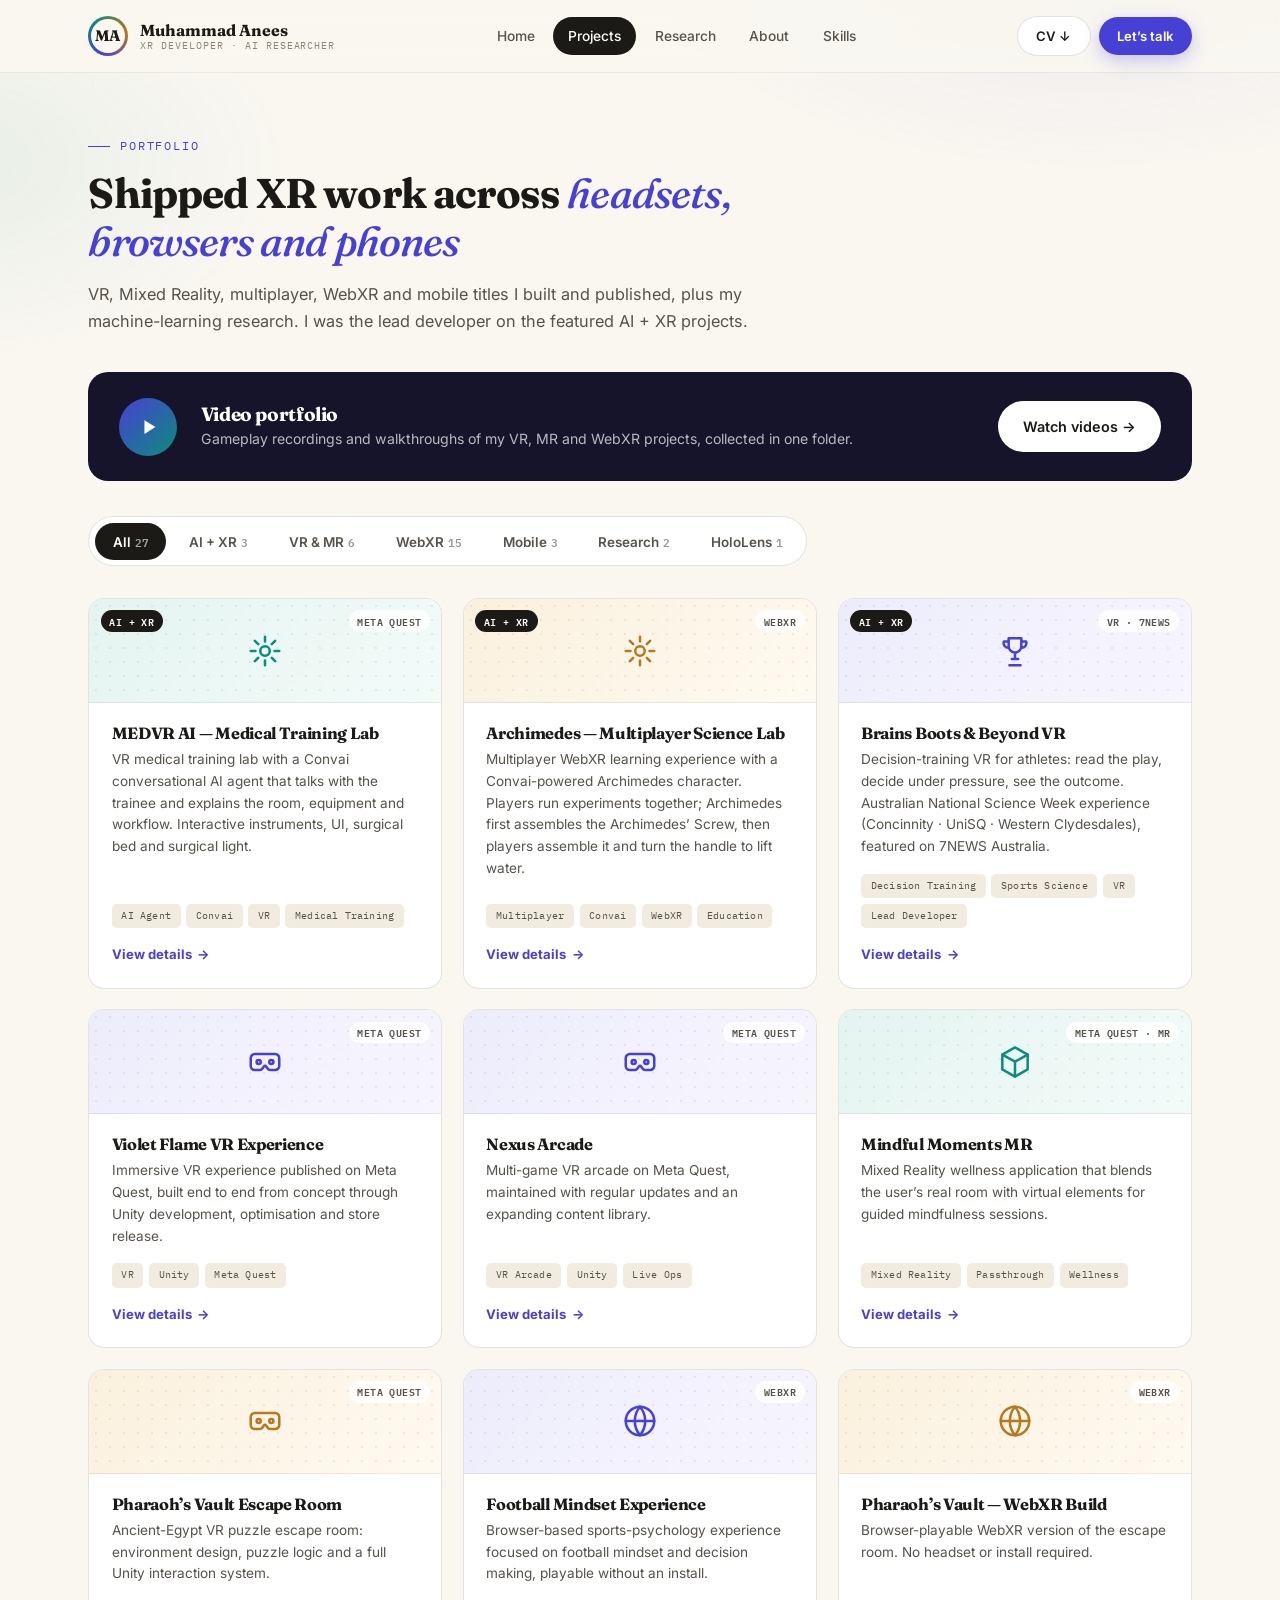
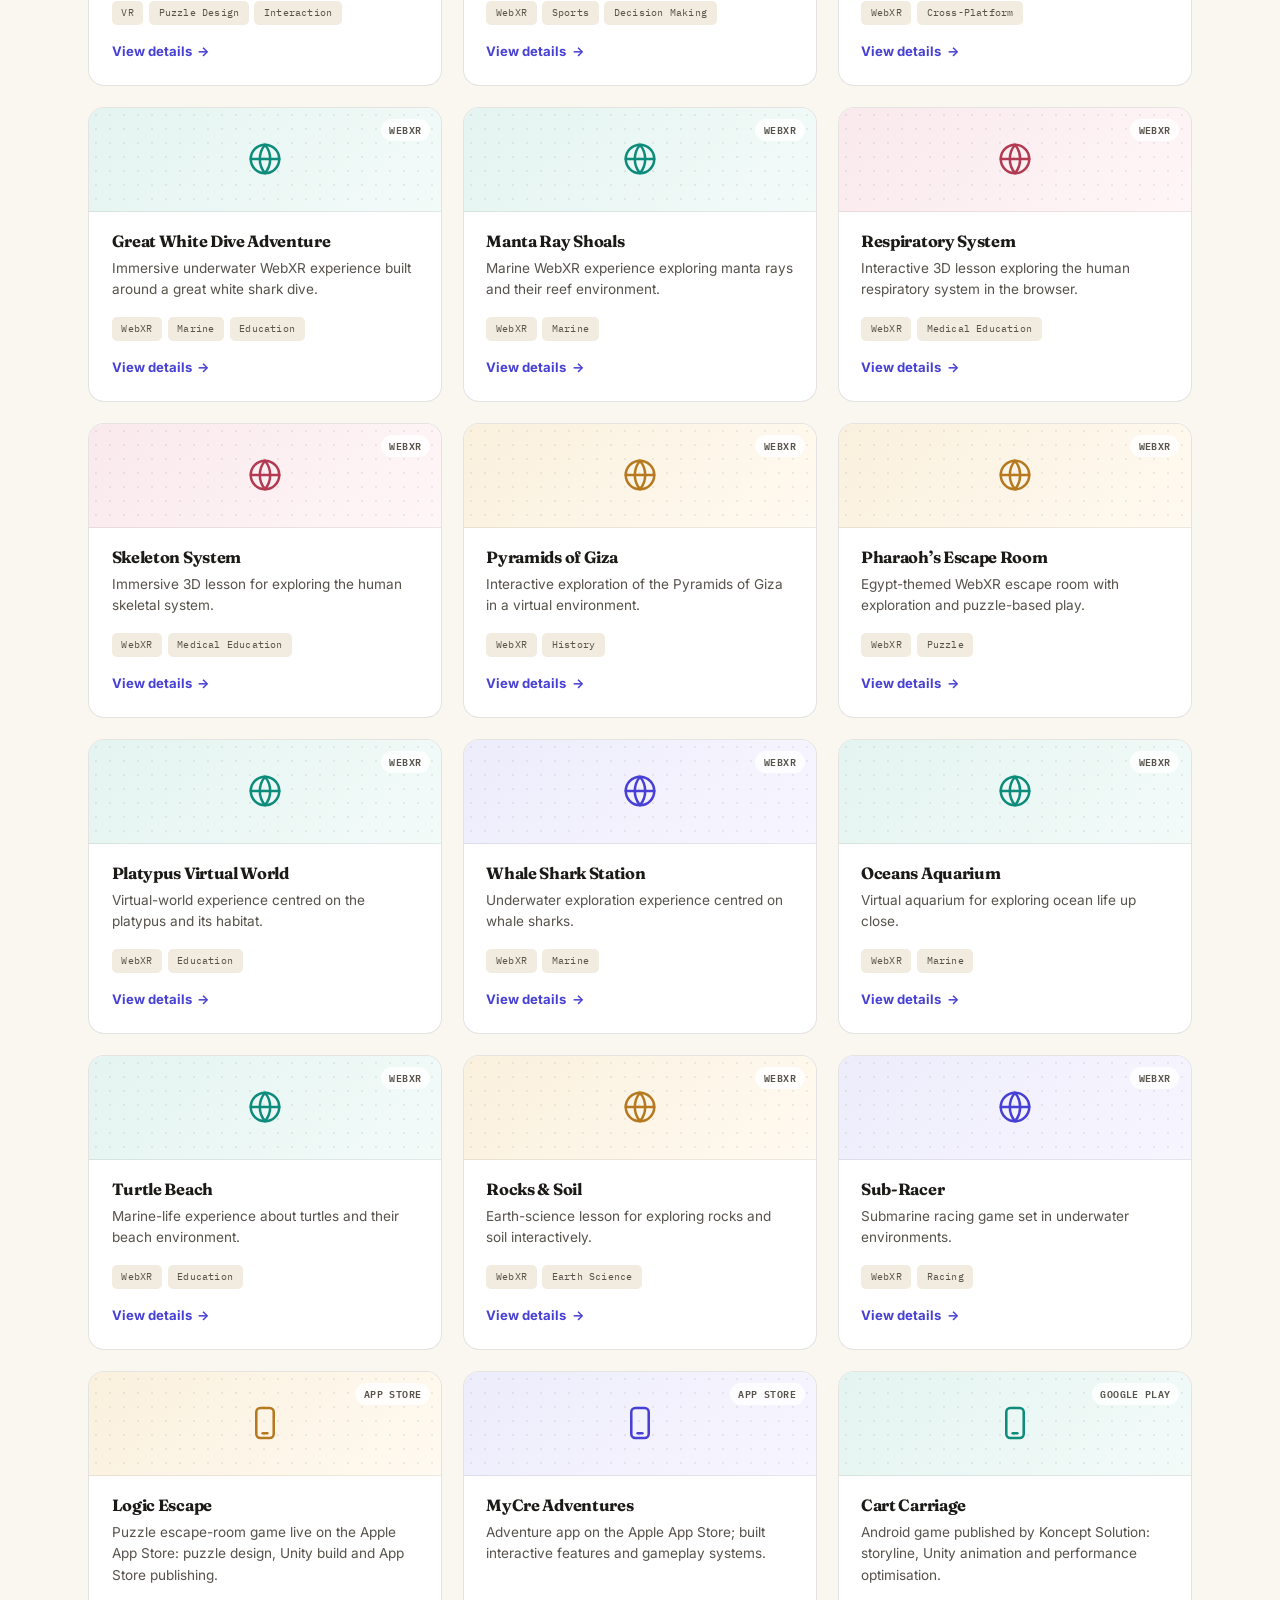
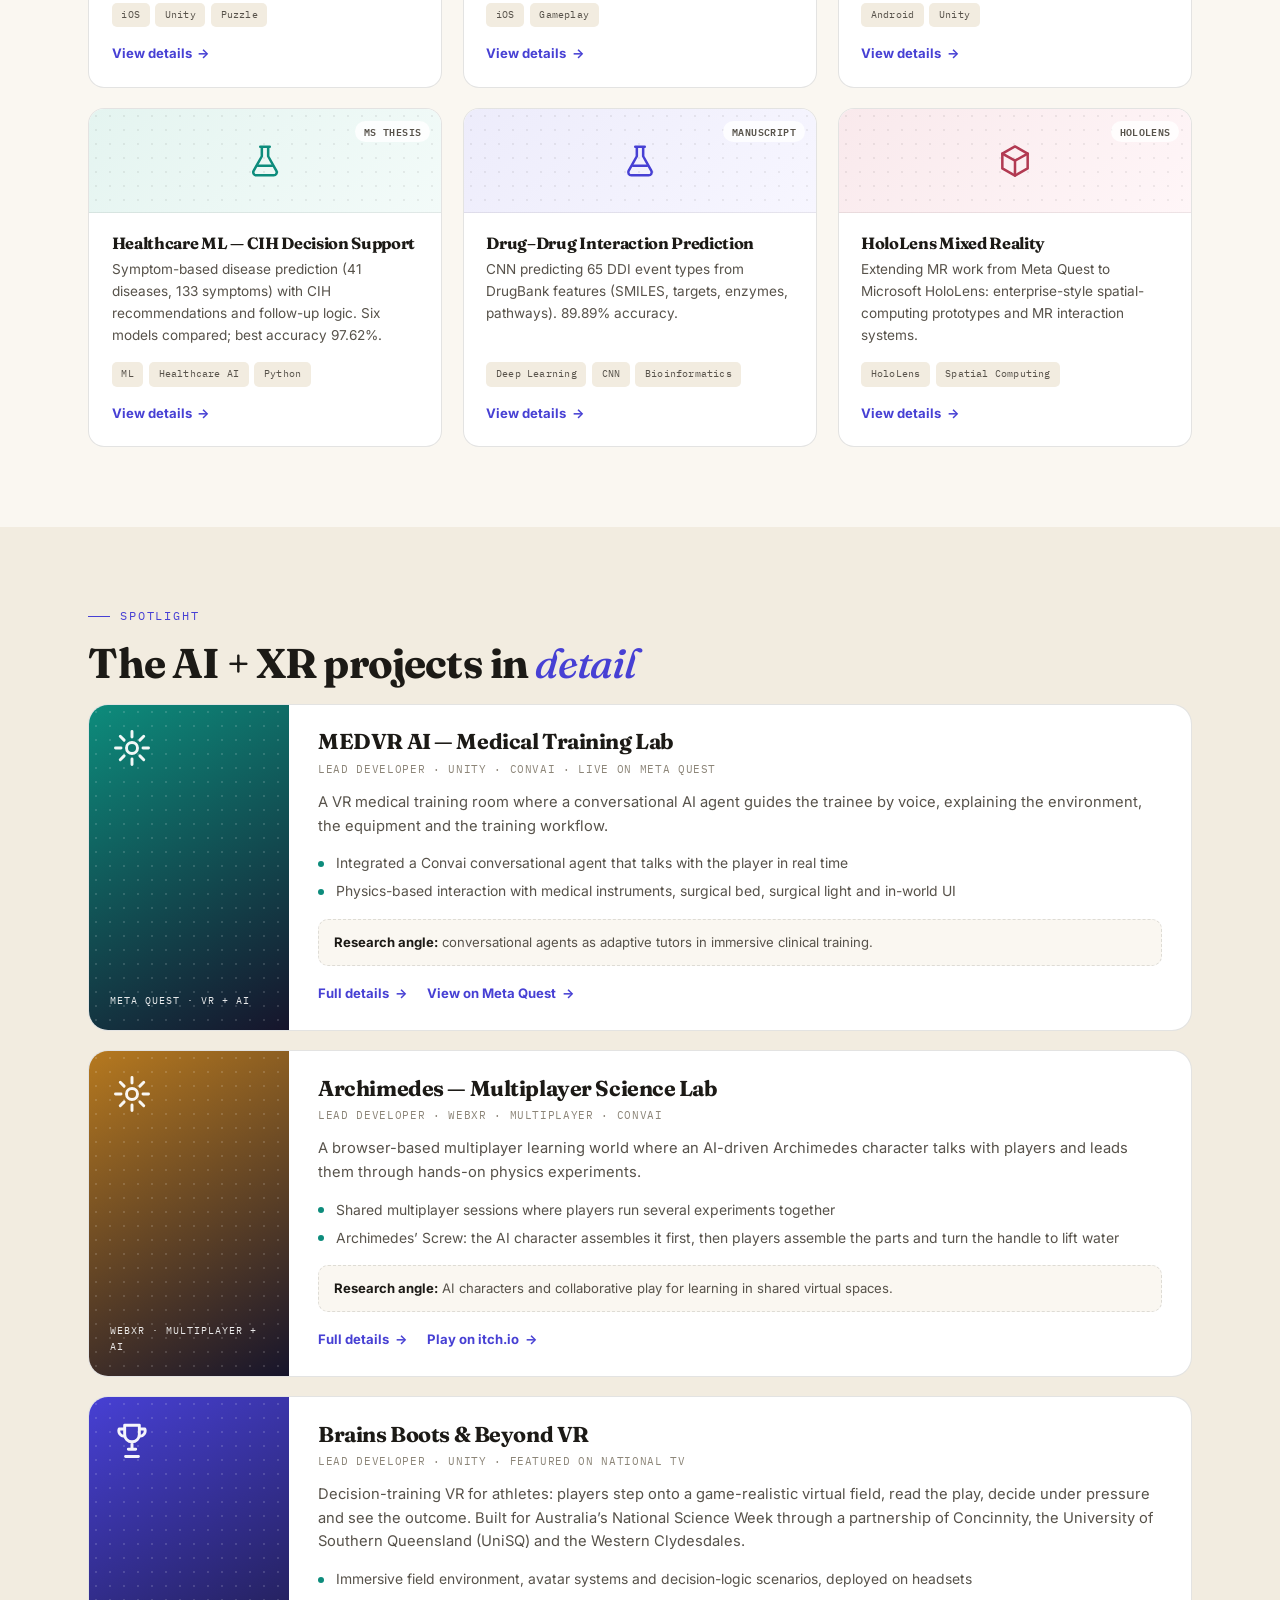
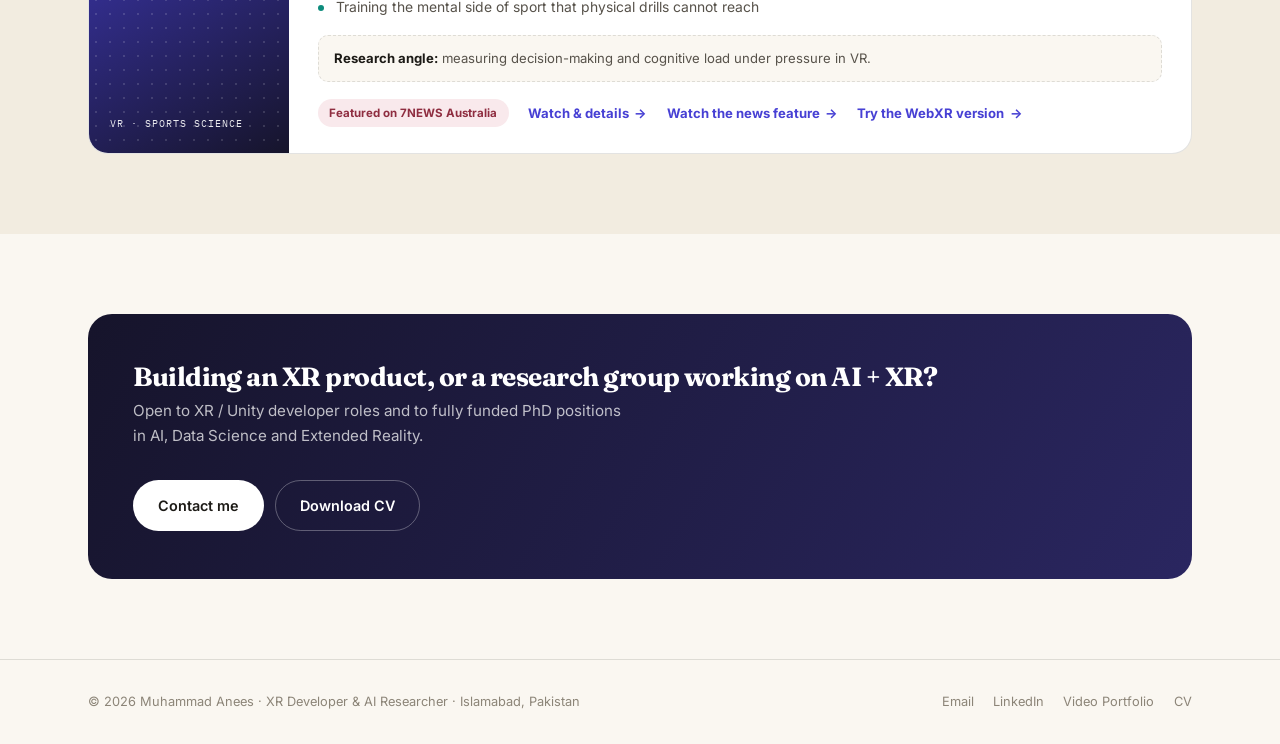
<file: projects.html>
<!DOCTYPE html>
<html lang="en">
<head>
<meta charset="UTF-8"/>
<meta name="viewport" content="width=device-width, initial-scale=1.0"/>
<title>Projects — Muhammad Anees</title>
<meta name="description" content="VR, MR, WebXR, multiplayer and mobile projects by Muhammad Anees, including AI + XR work with Convai agents and a VR project featured on 7NEWS Australia."/>
<meta name="author" content="Muhammad Anees"/>
<meta property="og:title" content="Projects — Muhammad Anees"/>
<meta property="og:description" content="VR, MR, WebXR, multiplayer and mobile projects by Muhammad Anees, including AI + XR work with Convai agents and a VR project featured on 7NEWS Australia."/>
<meta property="og:type" content="website"/>
<meta property="og:url" content="https://aneesvr016.github.io/My-Profile-/projects.html"/>
<meta property="og:image" content="https://aneesvr016.github.io/My-Profile-/assets/profile.png"/>
<link rel="icon" href="assets/profile.png"/>
<link rel="stylesheet" href="assets/style.css"/>
</head>
<body>
<header class="site-nav">
  <div class="nav-inner">
    <a href="index.html" class="brand" aria-label="Muhammad Anees, home">
      <div class="brand-mark"><span>MA</span></div>
      <div class="brand-text"><b>Muhammad Anees</b><small>XR Developer · AI Researcher</small></div>
    </a>
    <nav class="nav-links" aria-label="Main"><a href="index.html">Home</a><a href="projects.html" class="active" aria-current="page">Projects</a><a href="research.html">Research</a><a href="about.html">About</a><a href="skills.html">Skills</a></nav>
    <div style="display:flex;gap:.5rem;align-items:center"><a href="assets/Muhammad_Anees_CV.pdf" class="nav-cta nav-cv" download>CV ↓</a><a href="about.html#contact" class="nav-cta" data-contact>Let’s talk</a></div>
    <button class="hamburger" aria-label="Open menu" aria-expanded="false" aria-controls="mobileNav"><span></span><span></span><span></span></button>
  </div>
  <nav class="mobile-nav" id="mobileNav" aria-label="Mobile"><a href="index.html">Home</a><a href="projects.html" class="active" aria-current="page">Projects</a><a href="research.html">Research</a><a href="about.html">About</a><a href="skills.html">Skills</a><a href="assets/Muhammad_Anees_CV.pdf" download>Download CV ↓</a><a href="about.html#contact" data-contact>Let’s talk</a></nav>
</header>
<main>
<section class="page-head">
  <div class="wrap">
    <div class="eyebrow">Portfolio</div>
    <h1 class="sec-title">Shipped XR work across <em>headsets, browsers and phones</em></h1>
    <p class="sec-lede">VR, Mixed Reality, multiplayer, WebXR and mobile titles I built and published, plus my machine-learning research. I was the lead developer on the featured AI + XR projects.</p>
  </div>
</section>
<section class="tight" style="padding-top:0;">
  <div class="wrap">
    <a class="video-band" href="https://drive.google.com/drive/folders/14fCjlWRmGfCeL58mP4B6tp8ceVHRvntV" target="_blank" rel="noopener" style="text-decoration:none;">
      <div class="play"><svg viewBox="0 0 24 24" fill="#fff"><path d="M7 4.5v15l12-7.5z"/></svg></div>
      <div><h3>Video portfolio</h3><p>Gameplay recordings and walkthroughs of my VR, MR and WebXR projects, collected in one folder.</p></div>
      <span class="btn btn-light">Watch videos →</span>
    </a>
    <div class="filter-row" id="filterRow" role="group" aria-label="Filter projects"></div>
    <div class="proj-grid" id="projGrid"></div>
  </div>
</section>
<section class="alt">
  <div class="wrap">
    <div class="eyebrow">Spotlight</div>
    <h2 class="sec-title">The AI + XR projects in <em>detail</em></h2>
    
    <article class="feature">
      <div class="feature-art art-medvr"><span data-icon="spark"></span><span class="plat">Meta Quest · VR + AI</span></div>
      <div class="feature-body">
        <h3>MEDVR AI — Medical Training Lab</h3>
        <div class="feature-meta">Lead developer · Unity · Convai · Live on Meta Quest</div>
        <p>A VR medical training room where a conversational AI agent guides the trainee by voice, explaining the environment, the equipment and the training workflow.</p>
        <ul class="feature-points">
          <li>Integrated a Convai conversational agent that talks with the player in real time</li>
          <li>Physics-based interaction with medical instruments, surgical bed, surgical light and in-world UI</li>
        </ul>
        <div class="why"><b>Research angle:</b> conversational agents as adaptive tutors in immersive clinical training.</div>
        <div class="feature-foot"><button class="link btn-details" data-project="MEDVR AI — Medical Training Lab">Full details</button><a class="link" href="https://www.meta.com/experiences/medvr-ai-medical-training-lab/1381644995025840/" target="_blank" rel="noopener">View on Meta Quest</a></div>
      </div>
    </article>
    <article class="feature">
      <div class="feature-art art-arch"><span data-icon="spark"></span><span class="plat">WebXR · Multiplayer + AI</span></div>
      <div class="feature-body">
        <h3>Archimedes — Multiplayer Science Lab</h3>
        <div class="feature-meta">Lead developer · WebXR · Multiplayer · Convai</div>
        <p>A browser-based multiplayer learning world where an AI-driven Archimedes character talks with players and leads them through hands-on physics experiments.</p>
        <ul class="feature-points">
          <li>Shared multiplayer sessions where players run several experiments together</li>
          <li>Archimedes’ Screw: the AI character assembles it first, then players assemble the parts and turn the handle to lift water</li>
        </ul>
        <div class="why"><b>Research angle:</b> AI characters and collaborative play for learning in shared virtual spaces.</div>
        <div class="feature-foot"><button class="link btn-details" data-project="Archimedes — Multiplayer Science Lab">Full details</button><a class="link" href="https://saltysharks.itch.io/archimedes" target="_blank" rel="noopener">Play on itch.io</a></div>
      </div>
    </article>
    <article class="feature">
      <div class="feature-art art-bbb"><span data-icon="trophy"></span><span class="plat">VR · Sports Science</span></div>
      <div class="feature-body">
        <h3>Brains Boots &amp; Beyond VR</h3>
        <div class="feature-meta">Lead developer · Unity · Featured on national TV</div>
        <p>Decision-training VR for athletes: players step onto a game-realistic virtual field, read the play, decide under pressure and see the outcome. Built for Australia’s National Science Week through a partnership of Concinnity, the University of Southern Queensland (UniSQ) and the Western Clydesdales.</p>
        <ul class="feature-points">
          <li>Immersive field environment, avatar systems and decision-logic scenarios, deployed on headsets</li>
          <li>Training the mental side of sport that physical drills cannot reach</li>
        </ul>
        <div class="why"><b>Research angle:</b> measuring decision-making and cognitive load under pressure in VR.</div>
        <div class="feature-foot"><span class="press">Featured on 7NEWS Australia</span><button class="link btn-details" data-project="Brains Boots &amp; Beyond VR">Watch &amp; details</button><a class="link" href="https://www.youtube.com/watch?v=gzjs31G0H6Q" target="_blank" rel="noopener">Watch the news feature</a><a class="link" href="https://saltysharks.itch.io/football-mindset-experience" target="_blank" rel="noopener">Try the WebXR version</a></div>
      </div>
    </article>
  </div>
</section>
<section>
  <div class="wrap">
    <div class="cta-band">
      <div>
        <h3>Building an XR product, or a research group working on AI + XR?</h3>
        <p>Open to XR / Unity developer roles and to fully funded PhD positions in AI, Data Science and Extended Reality.</p>
      </div>
      <div class="cta-actions">
        <a href="mailto:animalik272@gmail.com" class="btn btn-light" data-contact>Contact me</a>
        <a href="assets/Muhammad_Anees_CV.pdf" class="btn btn-ghost-light" download>Download CV</a>
      </div>
    </div>
  </div>
</section>
</main>
<footer>
  <div class="foot-inner">
    <p>© <span id="year">2026</span> Muhammad Anees · XR Developer &amp; AI Researcher · Islamabad, Pakistan</p>
    <div class="foot-links">
      <a href="mailto:animalik272@gmail.com">Email</a>
      <a href="https://www.linkedin.com/in/muhammad-anees-b72404210" target="_blank" rel="noopener">LinkedIn</a>
      <a href="https://drive.google.com/drive/folders/14fCjlWRmGfCeL58mP4B6tp8ceVHRvntV" target="_blank" rel="noopener">Video Portfolio</a>
      <a href="assets/Muhammad_Anees_CV.pdf" download>CV</a>
    </div>
  </div>
</footer>
<script src="assets/main.js"></script>
</body>
</html>
</file>
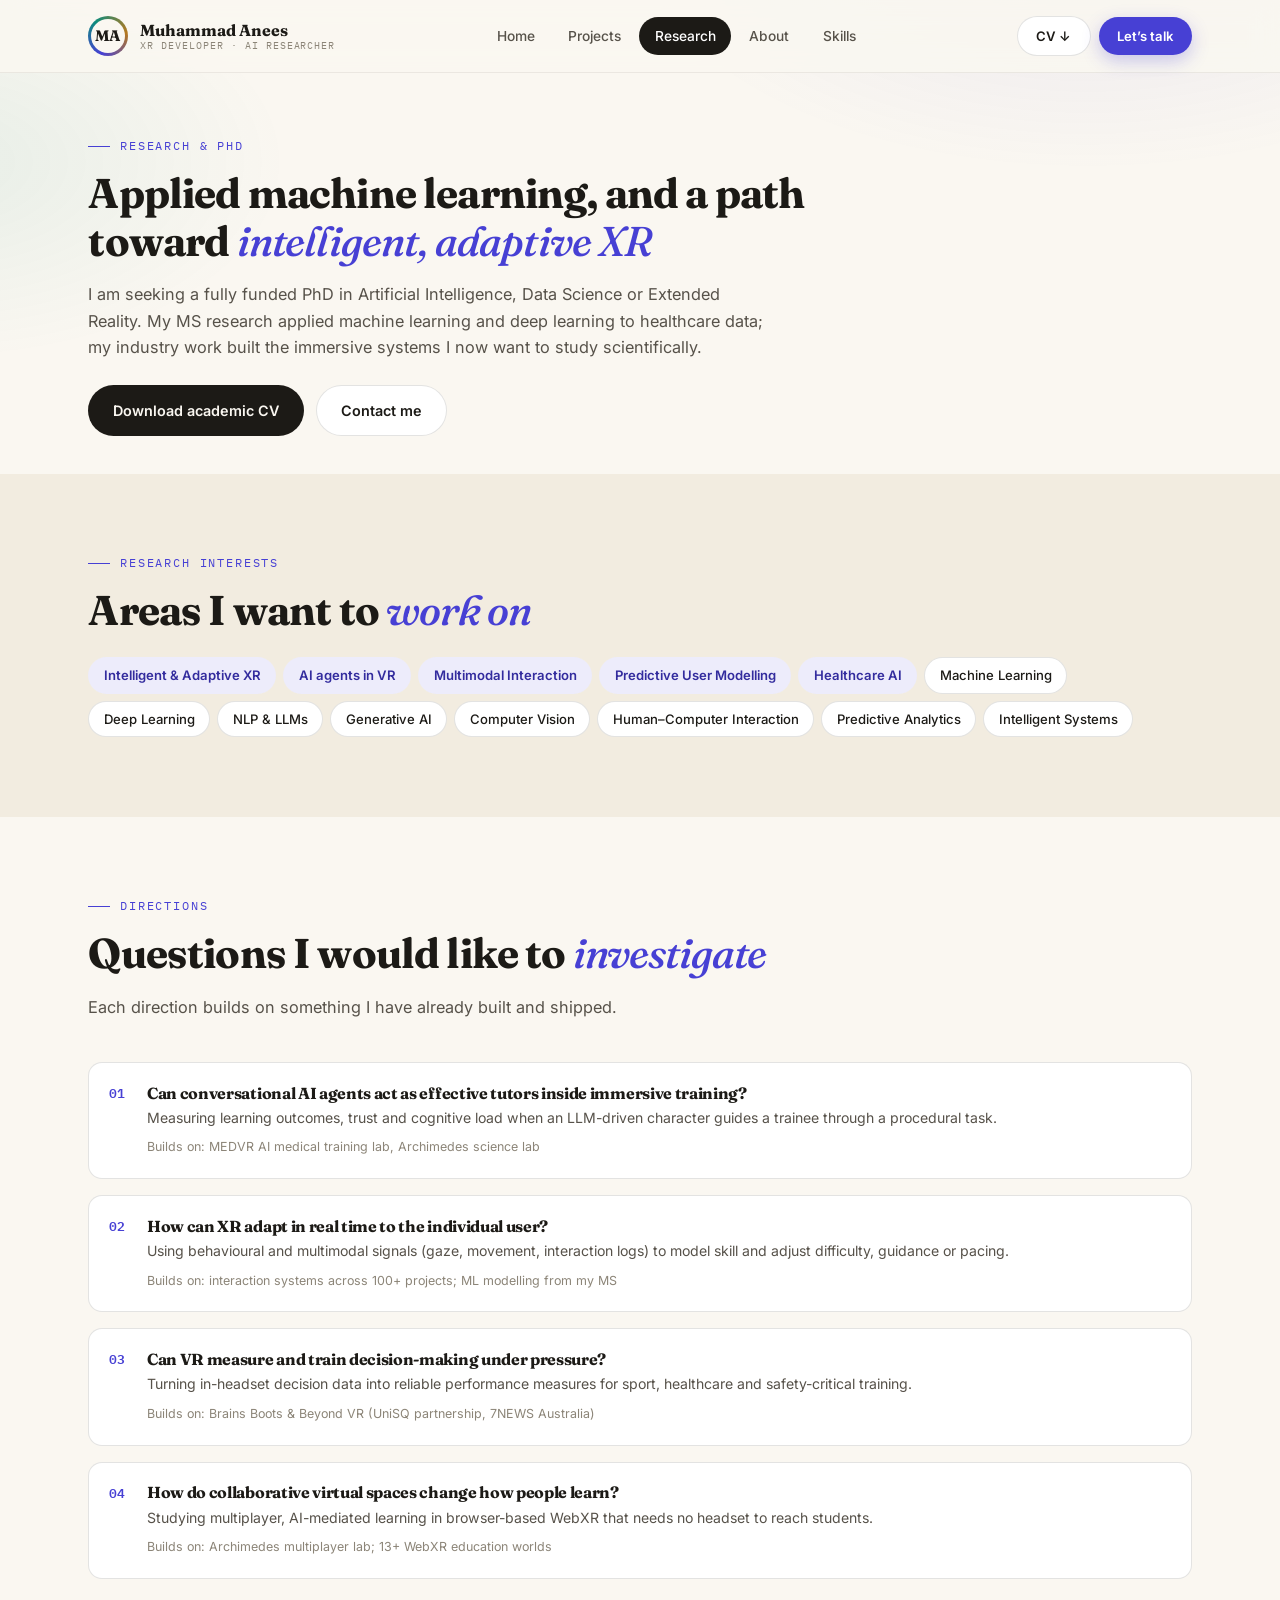
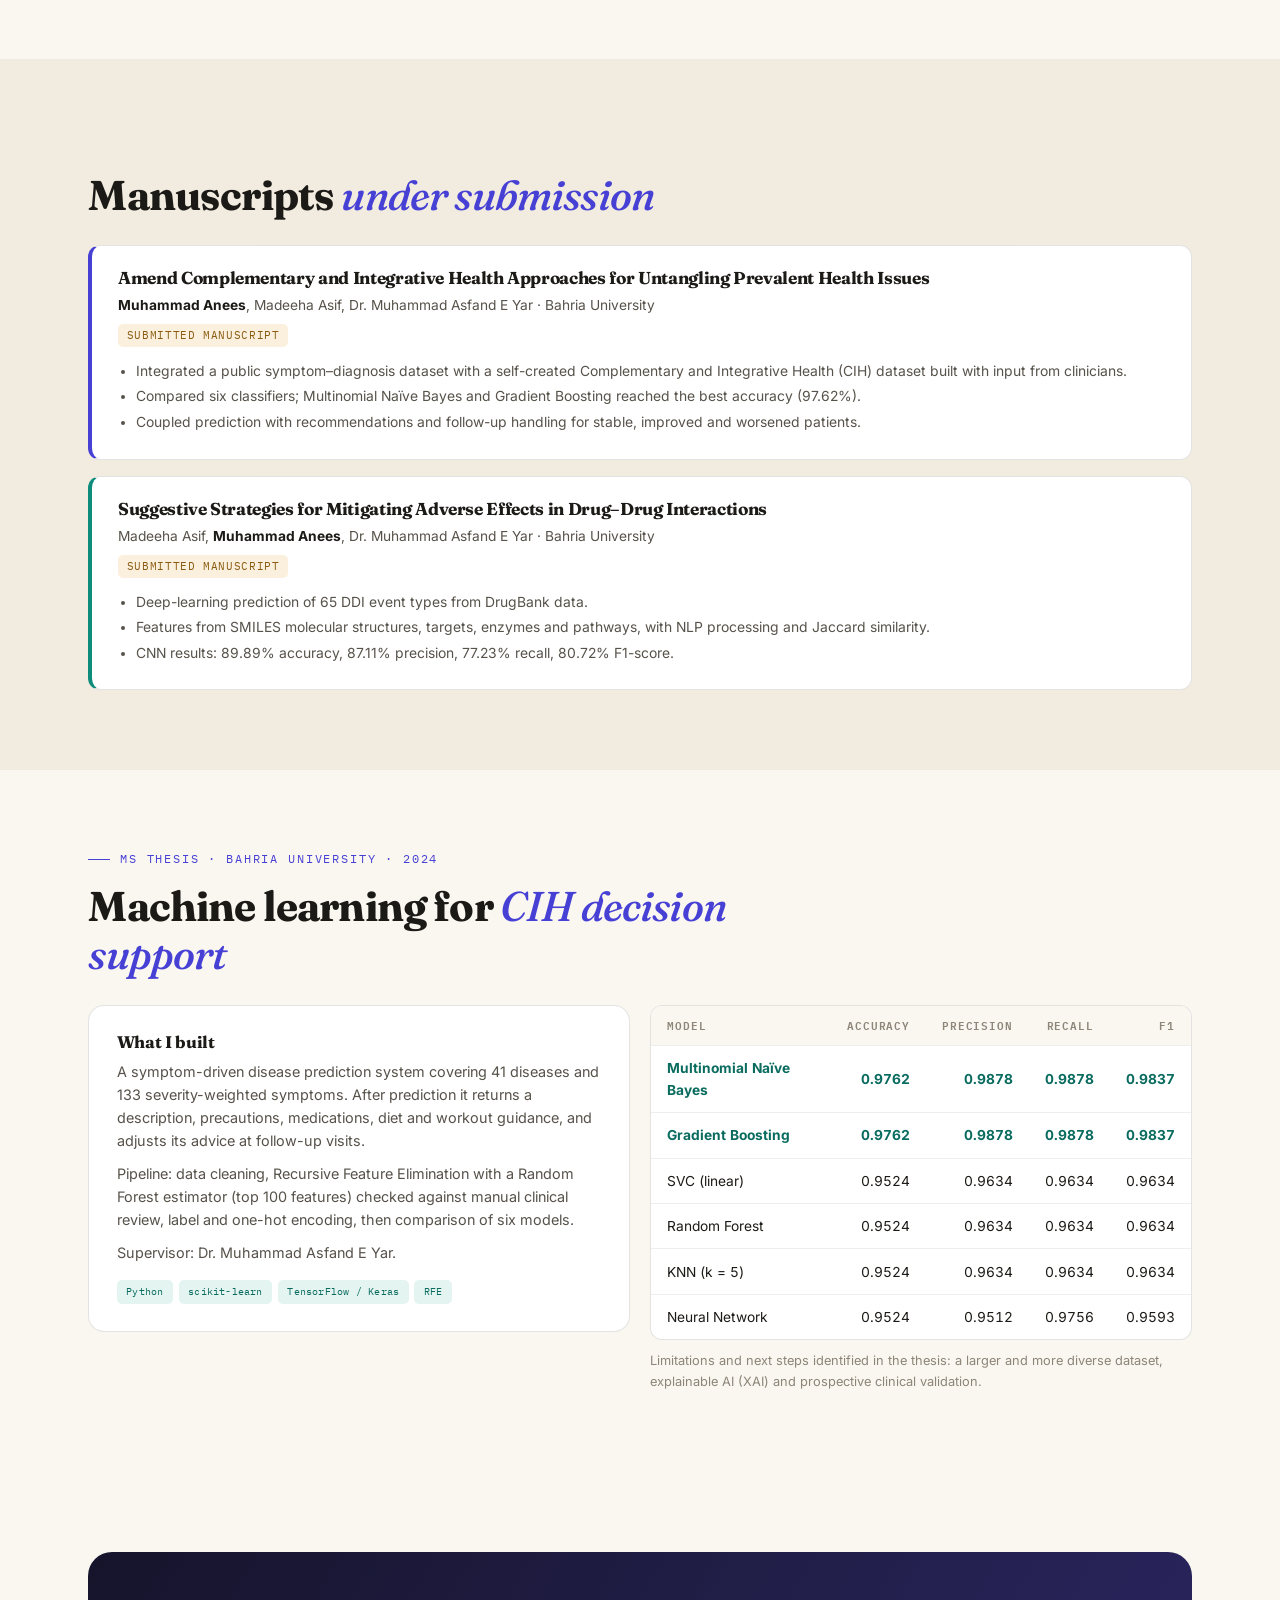
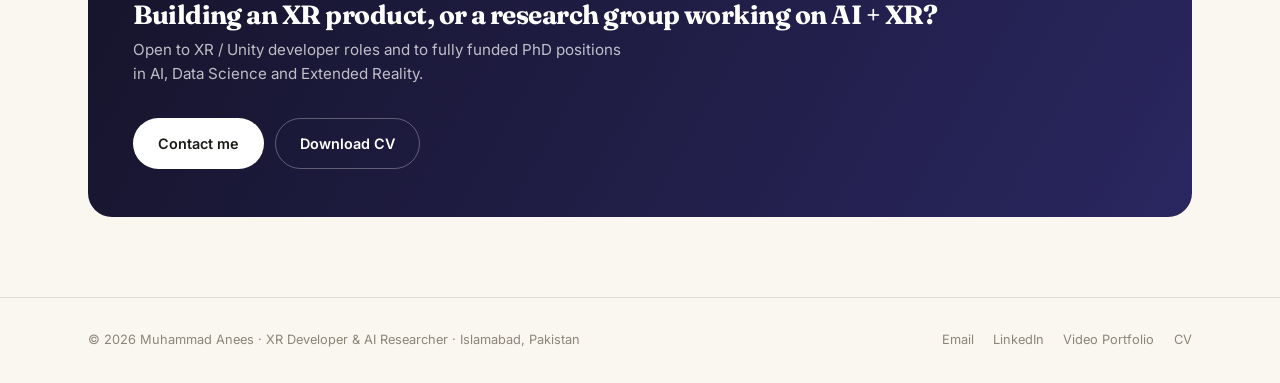
<file: research.html>
<!DOCTYPE html>
<html lang="en">
<head>
<meta charset="UTF-8"/>
<meta name="viewport" content="width=device-width, initial-scale=1.0"/>
<title>Research & PhD — Muhammad Anees</title>
<meta name="description" content="Research profile of Muhammad Anees: healthcare machine learning, drug–drug interaction prediction, and research directions in intelligent and adaptive XR."/>
<meta name="author" content="Muhammad Anees"/>
<meta property="og:title" content="Research & PhD — Muhammad Anees"/>
<meta property="og:description" content="Research profile of Muhammad Anees: healthcare machine learning, drug–drug interaction prediction, and research directions in intelligent and adaptive XR."/>
<meta property="og:type" content="website"/>
<meta property="og:url" content="https://aneesvr016.github.io/My-Profile-/research.html"/>
<meta property="og:image" content="https://aneesvr016.github.io/My-Profile-/assets/profile.png"/>
<link rel="icon" href="assets/profile.png"/>
<link rel="stylesheet" href="assets/style.css"/>
</head>
<body>
<header class="site-nav">
  <div class="nav-inner">
    <a href="index.html" class="brand" aria-label="Muhammad Anees, home">
      <div class="brand-mark"><span>MA</span></div>
      <div class="brand-text"><b>Muhammad Anees</b><small>XR Developer · AI Researcher</small></div>
    </a>
    <nav class="nav-links" aria-label="Main"><a href="index.html">Home</a><a href="projects.html">Projects</a><a href="research.html" class="active" aria-current="page">Research</a><a href="about.html">About</a><a href="skills.html">Skills</a></nav>
    <div style="display:flex;gap:.5rem;align-items:center"><a href="assets/Muhammad_Anees_CV.pdf" class="nav-cta nav-cv" download>CV ↓</a><a href="about.html#contact" class="nav-cta" data-contact>Let’s talk</a></div>
    <button class="hamburger" aria-label="Open menu" aria-expanded="false" aria-controls="mobileNav"><span></span><span></span><span></span></button>
  </div>
  <nav class="mobile-nav" id="mobileNav" aria-label="Mobile"><a href="index.html">Home</a><a href="projects.html">Projects</a><a href="research.html" class="active" aria-current="page">Research</a><a href="about.html">About</a><a href="skills.html">Skills</a><a href="assets/Muhammad_Anees_CV.pdf" download>Download CV ↓</a><a href="about.html#contact" data-contact>Let’s talk</a></nav>
</header>
<main>
<section class="page-head">
  <div class="wrap">
    <div class="eyebrow">Research &amp; PhD</div>
    <h1 class="sec-title">Applied machine learning, and a path toward <em>intelligent, adaptive XR</em></h1>
    <p class="sec-lede">I am seeking a fully funded PhD in Artificial Intelligence, Data Science or Extended Reality. My MS research applied machine learning and deep learning to healthcare data; my industry work built the immersive systems I now want to study scientifically.</p>
    <div class="cta-actions" style="margin-top:1.6rem;">
      <a class="btn btn-solid" href="assets/Muhammad_Anees_CV.pdf" download>Download academic CV</a>
      <a class="btn btn-outline" href="mailto:animalik272@gmail.com">Contact me</a>
    </div>
  </div>
</section>

<section class="alt">
  <div class="wrap">
    <div class="eyebrow">Research interests</div>
    <h2 class="sec-title">Areas I want to <em>work on</em></h2>
    <div class="chip-cloud" style="margin-top:1.4rem;">
      <span class="chip hl">Intelligent &amp; Adaptive XR</span><span class="chip hl">AI agents in VR</span><span class="chip hl">Multimodal Interaction</span><span class="chip hl">Predictive User Modelling</span><span class="chip hl">Healthcare AI</span>
      <span class="chip">Machine Learning</span><span class="chip">Deep Learning</span><span class="chip">NLP &amp; LLMs</span><span class="chip">Generative AI</span><span class="chip">Computer Vision</span><span class="chip">Human–Computer Interaction</span><span class="chip">Predictive Analytics</span><span class="chip">Intelligent Systems</span>
    </div>
  </div>
</section>

<section>
  <div class="wrap">
    <div class="eyebrow">Directions</div>
    <h2 class="sec-title">Questions I would like to <em>investigate</em></h2>
    <p class="sec-lede">Each direction builds on something I have already built and shipped.</p>
    <div class="q-list">
      <div class="q"><h3>Can conversational AI agents act as effective tutors inside immersive training?</h3><p>Measuring learning outcomes, trust and cognitive load when an LLM-driven character guides a trainee through a procedural task.</p><p class="evidence">Builds on: MEDVR AI medical training lab, Archimedes science lab</p></div>
      <div class="q"><h3>How can XR adapt in real time to the individual user?</h3><p>Using behavioural and multimodal signals (gaze, movement, interaction logs) to model skill and adjust difficulty, guidance or pacing.</p><p class="evidence">Builds on: interaction systems across 100+ projects; ML modelling from my MS</p></div>
      <div class="q"><h3>Can VR measure and train decision-making under pressure?</h3><p>Turning in-headset decision data into reliable performance measures for sport, healthcare and safety-critical training.</p><p class="evidence">Builds on: Brains Boots &amp; Beyond VR (UniSQ partnership, 7NEWS Australia)</p></div>
      <div class="q"><h3>How do collaborative virtual spaces change how people learn?</h3><p>Studying multiplayer, AI-mediated learning in browser-based WebXR that needs no headset to reach students.</p><p class="evidence">Builds on: Archimedes multiplayer lab; 13+ WebXR education worlds</p></div>
    </div>
  </div>
</section>

<section class="alt" id="publications">
  <div class="wrap">
    <div class="eyebrow">Publications</div>
    <h2 class="sec-title">Manuscripts <em>under submission</em></h2>
    <div style="margin-top:1.6rem;">
      <div class="pub">
        <h3>Amend Complementary and Integrative Health Approaches for Untangling Prevalent Health Issues</h3>
        <div class="authors"><b>Muhammad Anees</b>, Madeeha Asif, Dr. Muhammad Asfand E Yar · Bahria University</div>
        <span class="status">Submitted manuscript</span>
        <ul>
          <li>Integrated a public symptom–diagnosis dataset with a self-created Complementary and Integrative Health (CIH) dataset built with input from clinicians.</li>
          <li>Compared six classifiers; Multinomial Naïve Bayes and Gradient Boosting reached the best accuracy (97.62%).</li>
          <li>Coupled prediction with recommendations and follow-up handling for stable, improved and worsened patients.</li>
        </ul>
      </div>
      <div class="pub teal">
        <h3>Suggestive Strategies for Mitigating Adverse Effects in Drug–Drug Interactions</h3>
        <div class="authors">Madeeha Asif, <b>Muhammad Anees</b>, Dr. Muhammad Asfand E Yar · Bahria University</div>
        <span class="status">Submitted manuscript</span>
        <ul>
          <li>Deep-learning prediction of 65 DDI event types from DrugBank data.</li>
          <li>Features from SMILES molecular structures, targets, enzymes and pathways, with NLP processing and Jaccard similarity.</li>
          <li>CNN results: 89.89% accuracy, 87.11% precision, 77.23% recall, 80.72% F1-score.</li>
        </ul>
      </div>
    </div>
  </div>
</section>

<section id="thesis">
  <div class="wrap">
    <div class="eyebrow">MS Thesis · Bahria University · 2024</div>
    <h2 class="sec-title">Machine learning for <em>CIH decision support</em></h2>
    <div class="grid-2" style="margin-top:1.6rem;align-items:start;">
      <div class="card">
        <h3>What I built</h3>
        <p>A symptom-driven disease prediction system covering 41 diseases and 133 severity-weighted symptoms. After prediction it returns a description, precautions, medications, diet and workout guidance, and adjusts its advice at follow-up visits.</p>
        <p>Pipeline: data cleaning, Recursive Feature Elimination with a Random Forest estimator (top 100 features) checked against manual clinical review, label and one-hot encoding, then comparison of six models.</p>
        <p>Supervisor: Dr. Muhammad Asfand E Yar.</p>
        <div class="tag-row"><span class="tag tag-t">Python</span><span class="tag tag-t">scikit-learn</span><span class="tag tag-t">TensorFlow / Keras</span><span class="tag tag-t">RFE</span></div>
      </div>
      <div>
        <div class="tbl-wrap">
          <table class="res">
            <caption class="sr-only">Model comparison on the test set</caption>
            <thead><tr><th>Model</th><th>Accuracy</th><th>Precision</th><th>Recall</th><th>F1</th></tr></thead>
            <tbody>
              <tr class="best"><td>Multinomial Naïve Bayes</td><td>0.9762</td><td>0.9878</td><td>0.9878</td><td>0.9837</td></tr>
              <tr class="best"><td>Gradient Boosting</td><td>0.9762</td><td>0.9878</td><td>0.9878</td><td>0.9837</td></tr>
              <tr><td>SVC (linear)</td><td>0.9524</td><td>0.9634</td><td>0.9634</td><td>0.9634</td></tr>
              <tr><td>Random Forest</td><td>0.9524</td><td>0.9634</td><td>0.9634</td><td>0.9634</td></tr>
              <tr><td>KNN (k = 5)</td><td>0.9524</td><td>0.9634</td><td>0.9634</td><td>0.9634</td></tr>
              <tr><td>Neural Network</td><td>0.9524</td><td>0.9512</td><td>0.9756</td><td>0.9593</td></tr>
            </tbody>
          </table>
        </div>
        <p class="note">Limitations and next steps identified in the thesis: a larger and more diverse dataset, explainable AI (XAI) and prospective clinical validation.</p>
      </div>
    </div>
  </div>
</section>
<section>
  <div class="wrap">
    <div class="cta-band">
      <div>
        <h3>Building an XR product, or a research group working on AI + XR?</h3>
        <p>Open to XR / Unity developer roles and to fully funded PhD positions in AI, Data Science and Extended Reality.</p>
      </div>
      <div class="cta-actions">
        <a href="mailto:animalik272@gmail.com" class="btn btn-light" data-contact>Contact me</a>
        <a href="assets/Muhammad_Anees_CV.pdf" class="btn btn-ghost-light" download>Download CV</a>
      </div>
    </div>
  </div>
</section>
</main>
<footer>
  <div class="foot-inner">
    <p>© <span id="year">2026</span> Muhammad Anees · XR Developer &amp; AI Researcher · Islamabad, Pakistan</p>
    <div class="foot-links">
      <a href="mailto:animalik272@gmail.com">Email</a>
      <a href="https://www.linkedin.com/in/muhammad-anees-b72404210" target="_blank" rel="noopener">LinkedIn</a>
      <a href="https://drive.google.com/drive/folders/14fCjlWRmGfCeL58mP4B6tp8ceVHRvntV" target="_blank" rel="noopener">Video Portfolio</a>
      <a href="assets/Muhammad_Anees_CV.pdf" download>CV</a>
    </div>
  </div>
</footer>
<script src="assets/main.js"></script>
</body>
</html>
</file>
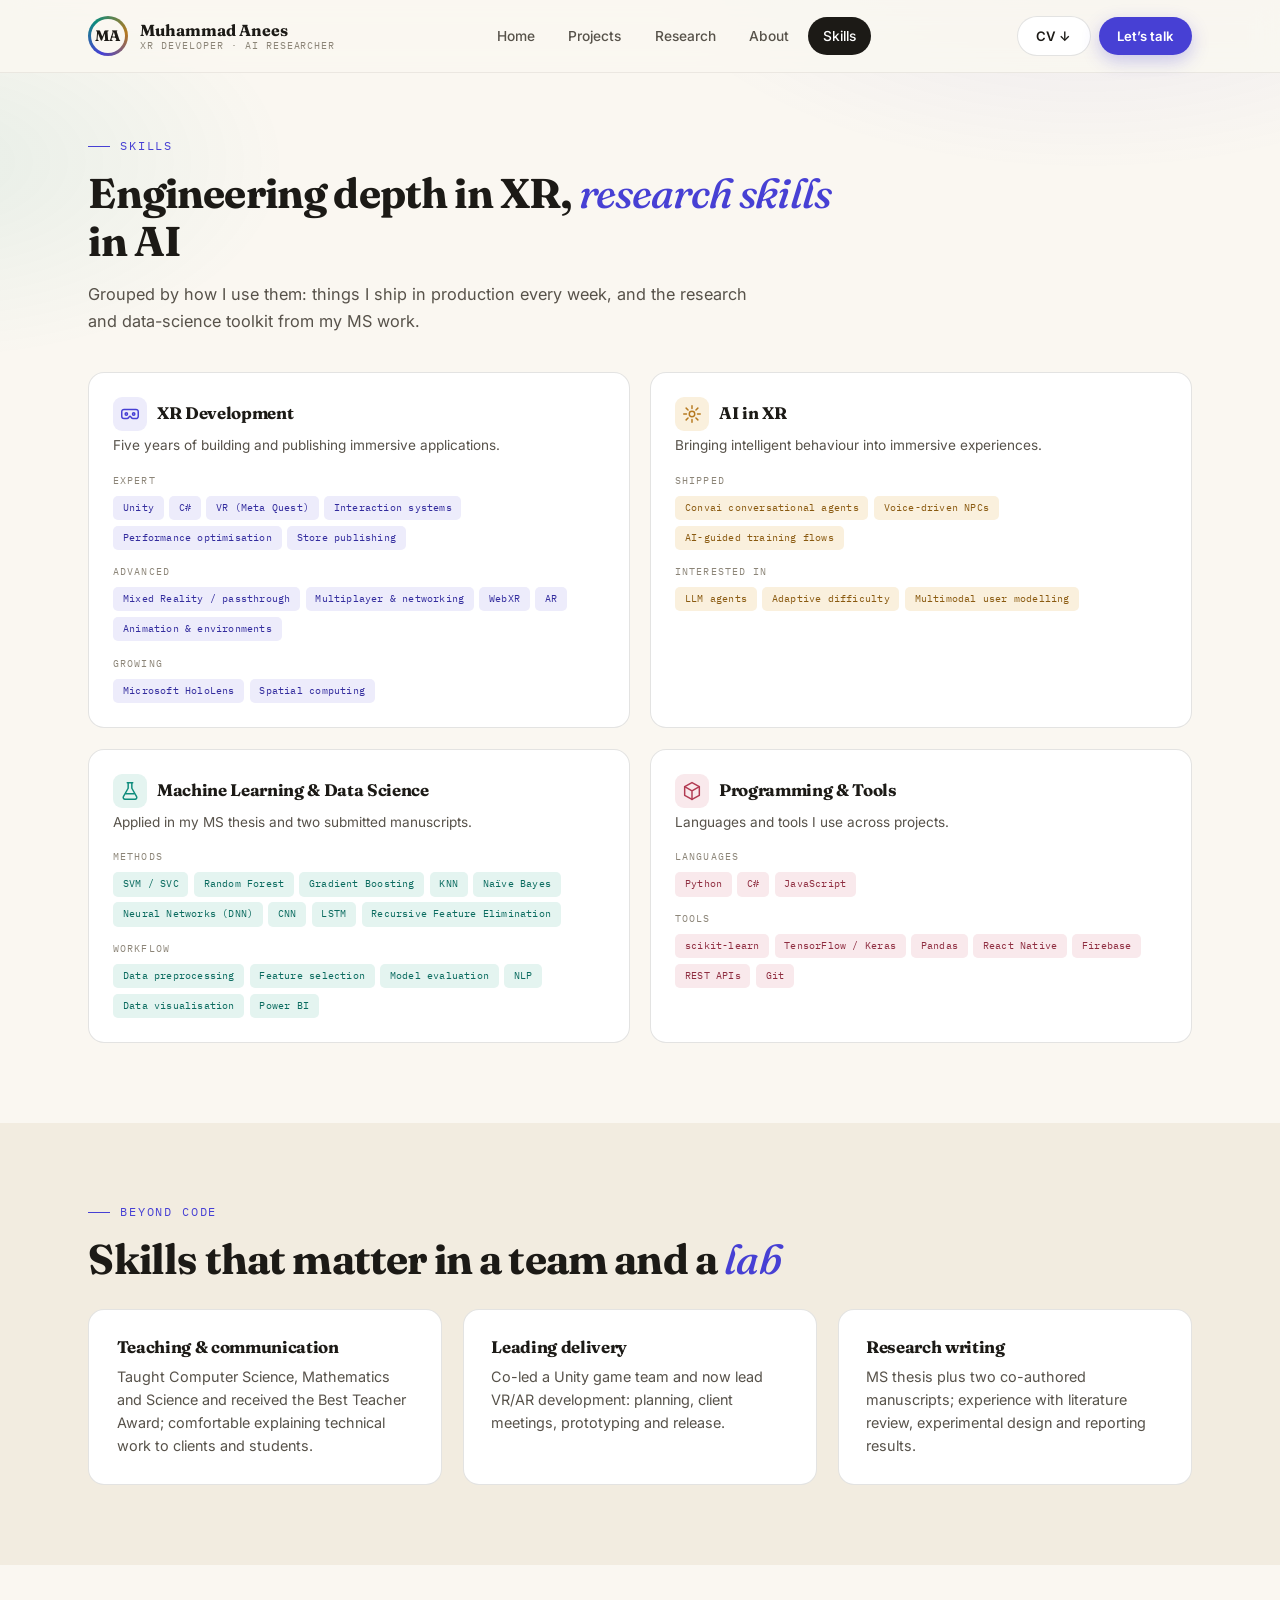
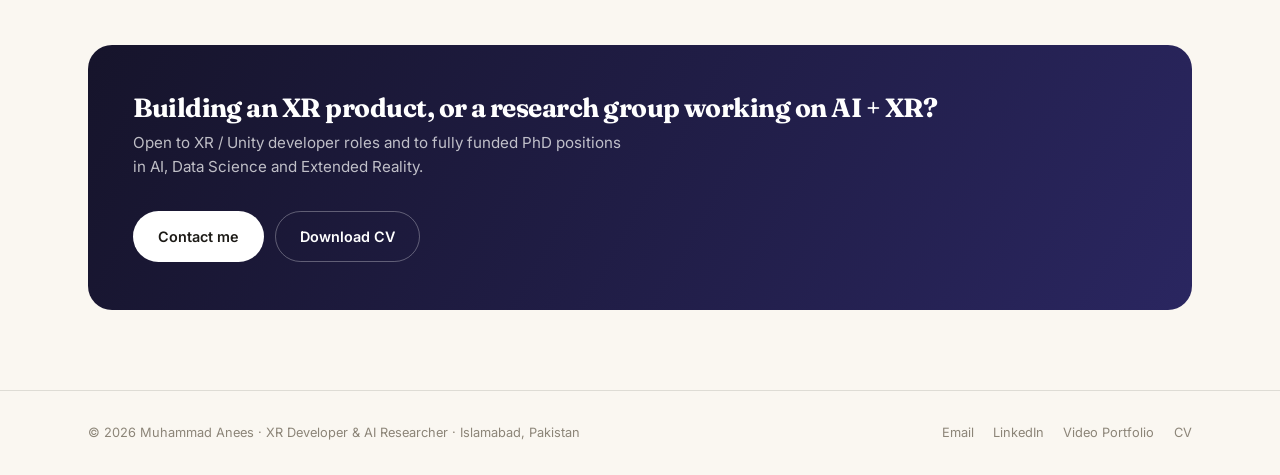
<file: skills.html>
<!DOCTYPE html>
<html lang="en">
<head>
<meta charset="UTF-8"/>
<meta name="viewport" content="width=device-width, initial-scale=1.0"/>
<title>Skills — Muhammad Anees</title>
<meta name="description" content="XR development, AI in XR, machine learning and programming skills of Muhammad Anees."/>
<meta name="author" content="Muhammad Anees"/>
<meta property="og:title" content="Skills — Muhammad Anees"/>
<meta property="og:description" content="XR development, AI in XR, machine learning and programming skills of Muhammad Anees."/>
<meta property="og:type" content="website"/>
<meta property="og:url" content="https://aneesvr016.github.io/My-Profile-/skills.html"/>
<meta property="og:image" content="https://aneesvr016.github.io/My-Profile-/assets/profile.png"/>
<link rel="icon" href="assets/profile.png"/>
<link rel="stylesheet" href="assets/style.css"/>
</head>
<body>
<header class="site-nav">
  <div class="nav-inner">
    <a href="index.html" class="brand" aria-label="Muhammad Anees, home">
      <div class="brand-mark"><span>MA</span></div>
      <div class="brand-text"><b>Muhammad Anees</b><small>XR Developer · AI Researcher</small></div>
    </a>
    <nav class="nav-links" aria-label="Main"><a href="index.html">Home</a><a href="projects.html">Projects</a><a href="research.html">Research</a><a href="about.html">About</a><a href="skills.html" class="active" aria-current="page">Skills</a></nav>
    <div style="display:flex;gap:.5rem;align-items:center"><a href="assets/Muhammad_Anees_CV.pdf" class="nav-cta nav-cv" download>CV ↓</a><a href="about.html#contact" class="nav-cta" data-contact>Let’s talk</a></div>
    <button class="hamburger" aria-label="Open menu" aria-expanded="false" aria-controls="mobileNav"><span></span><span></span><span></span></button>
  </div>
  <nav class="mobile-nav" id="mobileNav" aria-label="Mobile"><a href="index.html">Home</a><a href="projects.html">Projects</a><a href="research.html">Research</a><a href="about.html">About</a><a href="skills.html" class="active" aria-current="page">Skills</a><a href="assets/Muhammad_Anees_CV.pdf" download>Download CV ↓</a><a href="about.html#contact" data-contact>Let’s talk</a></nav>
</header>
<main>
<section class="page-head">
  <div class="wrap">
    <div class="eyebrow">Skills</div>
    <h1 class="sec-title">Engineering depth in XR, <em>research skills</em> in AI</h1>
    <p class="sec-lede">Grouped by how I use them: things I ship in production every week, and the research and data-science toolkit from my MS work.</p>
  </div>
</section>
<section class="tight" style="padding-top:0;">
  <div class="wrap">
    <div class="grid-2">
      <div class="skill-group"><h3><span class="c-ico i" data-icon="headset" style="width:34px;height:34px;margin:0;border-radius:9px"></span>XR Development</h3><p>Five years of building and publishing immersive applications.</p><div class="lvl"><div class="lvl-name">Expert</div><div class="tag-row" style="margin-top:0"><span class="tag tag-i">Unity</span><span class="tag tag-i">C#</span><span class="tag tag-i">VR (Meta Quest)</span><span class="tag tag-i">Interaction systems</span><span class="tag tag-i">Performance optimisation</span><span class="tag tag-i">Store publishing</span></div></div><div class="lvl"><div class="lvl-name">Advanced</div><div class="tag-row" style="margin-top:0"><span class="tag tag-i">Mixed Reality / passthrough</span><span class="tag tag-i">Multiplayer & networking</span><span class="tag tag-i">WebXR</span><span class="tag tag-i">AR</span><span class="tag tag-i">Animation & environments</span></div></div><div class="lvl"><div class="lvl-name">Growing</div><div class="tag-row" style="margin-top:0"><span class="tag tag-i">Microsoft HoloLens</span><span class="tag tag-i">Spatial computing</span></div></div></div>
      <div class="skill-group"><h3><span class="c-ico a" data-icon="spark" style="width:34px;height:34px;margin:0;border-radius:9px"></span>AI in XR</h3><p>Bringing intelligent behaviour into immersive experiences.</p><div class="lvl"><div class="lvl-name">Shipped</div><div class="tag-row" style="margin-top:0"><span class="tag tag-a">Convai conversational agents</span><span class="tag tag-a">Voice-driven NPCs</span><span class="tag tag-a">AI-guided training flows</span></div></div><div class="lvl"><div class="lvl-name">Interested in</div><div class="tag-row" style="margin-top:0"><span class="tag tag-a">LLM agents</span><span class="tag tag-a">Adaptive difficulty</span><span class="tag tag-a">Multimodal user modelling</span></div></div></div>
      <div class="skill-group"><h3><span class="c-ico t" data-icon="flask" style="width:34px;height:34px;margin:0;border-radius:9px"></span>Machine Learning & Data Science</h3><p>Applied in my MS thesis and two submitted manuscripts.</p><div class="lvl"><div class="lvl-name">Methods</div><div class="tag-row" style="margin-top:0"><span class="tag tag-t">SVM / SVC</span><span class="tag tag-t">Random Forest</span><span class="tag tag-t">Gradient Boosting</span><span class="tag tag-t">KNN</span><span class="tag tag-t">Naïve Bayes</span><span class="tag tag-t">Neural Networks (DNN)</span><span class="tag tag-t">CNN</span><span class="tag tag-t">LSTM</span><span class="tag tag-t">Recursive Feature Elimination</span></div></div><div class="lvl"><div class="lvl-name">Workflow</div><div class="tag-row" style="margin-top:0"><span class="tag tag-t">Data preprocessing</span><span class="tag tag-t">Feature selection</span><span class="tag tag-t">Model evaluation</span><span class="tag tag-t">NLP</span><span class="tag tag-t">Data visualisation</span><span class="tag tag-t">Power BI</span></div></div></div>
      <div class="skill-group"><h3><span class="c-ico r" data-icon="cube" style="width:34px;height:34px;margin:0;border-radius:9px"></span>Programming & Tools</h3><p>Languages and tools I use across projects.</p><div class="lvl"><div class="lvl-name">Languages</div><div class="tag-row" style="margin-top:0"><span class="tag tag-r">Python</span><span class="tag tag-r">C#</span><span class="tag tag-r">JavaScript</span></div></div><div class="lvl"><div class="lvl-name">Tools</div><div class="tag-row" style="margin-top:0"><span class="tag tag-r">scikit-learn</span><span class="tag tag-r">TensorFlow / Keras</span><span class="tag tag-r">Pandas</span><span class="tag tag-r">React Native</span><span class="tag tag-r">Firebase</span><span class="tag tag-r">REST APIs</span><span class="tag tag-r">Git</span></div></div></div>
    </div>
  </div>
</section>
<section class="alt">
  <div class="wrap">
    <div class="eyebrow">Beyond code</div>
    <h2 class="sec-title">Skills that matter in a team and a <em>lab</em></h2>
    <div class="grid-3" style="margin-top:1.6rem;">
      <div class="card"><h3>Teaching &amp; communication</h3><p>Taught Computer Science, Mathematics and Science and received the Best Teacher Award; comfortable explaining technical work to clients and students.</p></div>
      <div class="card"><h3>Leading delivery</h3><p>Co-led a Unity game team and now lead VR/AR development: planning, client meetings, prototyping and release.</p></div>
      <div class="card"><h3>Research writing</h3><p>MS thesis plus two co-authored manuscripts; experience with literature review, experimental design and reporting results.</p></div>
    </div>
  </div>
</section>
<section>
  <div class="wrap">
    <div class="cta-band">
      <div>
        <h3>Building an XR product, or a research group working on AI + XR?</h3>
        <p>Open to XR / Unity developer roles and to fully funded PhD positions in AI, Data Science and Extended Reality.</p>
      </div>
      <div class="cta-actions">
        <a href="mailto:animalik272@gmail.com" class="btn btn-light" data-contact>Contact me</a>
        <a href="assets/Muhammad_Anees_CV.pdf" class="btn btn-ghost-light" download>Download CV</a>
      </div>
    </div>
  </div>
</section>
</main>
<footer>
  <div class="foot-inner">
    <p>© <span id="year">2026</span> Muhammad Anees · XR Developer &amp; AI Researcher · Islamabad, Pakistan</p>
    <div class="foot-links">
      <a href="mailto:animalik272@gmail.com">Email</a>
      <a href="https://www.linkedin.com/in/muhammad-anees-b72404210" target="_blank" rel="noopener">LinkedIn</a>
      <a href="https://drive.google.com/drive/folders/14fCjlWRmGfCeL58mP4B6tp8ceVHRvntV" target="_blank" rel="noopener">Video Portfolio</a>
      <a href="assets/Muhammad_Anees_CV.pdf" download>CV</a>
    </div>
  </div>
</footer>
<script src="assets/main.js"></script>
</body>
</html>
</file>
<file: assets/style.css>
/* ============================================================
   MUHAMMAD ANEES — PORTFOLIO (shared stylesheet)
   Warm paper theme · Fraunces / Inter / IBM Plex Mono
============================================================ */
@import url('https://fonts.googleapis.com/css2?family=Fraunces:ital,opsz,wght@0,9..144,500;0,9..144,600;0,9..144,700;1,9..144,500&family=Inter:wght@400;500;600;700&family=IBM+Plex+Mono:wght@400;500;600&display=swap');

:root{
  --paper:#faf7f1; --paper-alt:#f2ece0; --surface:#ffffff; --surface-line:#efe9dd;
  --ink:#1c1a16; --ink-soft:#57524a; --ink-faint:#8c8578;
  --indigo:#4740d4; --indigo-deep:#332c9e; --indigo-soft:#edecfb;
  --teal:#0d8c7c; --teal-deep:#0a6b5f; --teal-soft:#e4f4f0;
  --amber:#b6791f; --amber-deep:#8a5a10; --amber-soft:#faf0dd;
  --rose:#b23a52; --rose-deep:#8f2d40; --rose-soft:#f9e9ec;
  --night:#16142b;
  --border:rgba(28,26,22,0.12); --border-soft:rgba(28,26,22,0.07);
  --radius:16px; --shadow:0 10px 34px rgba(60,50,20,0.08); --shadow-lg:0 24px 60px rgba(50,40,20,0.13);
  --serif:'Fraunces',Georgia,serif; --sans:'Inter',system-ui,sans-serif; --mono:'IBM Plex Mono',ui-monospace,monospace;
}
*{margin:0;padding:0;box-sizing:border-box;}
html{scroll-behavior:smooth;}
body{font-family:var(--sans);background:var(--paper);color:var(--ink);line-height:1.6;-webkit-font-smoothing:antialiased;}
body::after{content:'';position:fixed;inset:0;z-index:-1;pointer-events:none;
  background:radial-gradient(ellipse 60% 45% at 85% -8%,rgba(71,64,212,.09),transparent 60%),
             radial-gradient(ellipse 50% 40% at -5% 18%,rgba(13,140,124,.08),transparent 55%);}
a{color:inherit;}
img{display:block;max-width:100%;}
:focus-visible{outline:2px solid var(--indigo);outline-offset:3px;border-radius:6px;}
.wrap{max-width:1180px;margin:0 auto;padding:0 2.4rem;}
.sr-only{position:absolute;width:1px;height:1px;overflow:hidden;clip:rect(0 0 0 0);}

/* ---------- NAV ---------- */
header.site-nav{position:sticky;top:0;z-index:500;background:rgba(250,247,241,.88);backdrop-filter:blur(14px);border-bottom:1px solid var(--border-soft);}
.nav-inner{max-width:1180px;margin:0 auto;padding:0 2.4rem;height:72px;display:flex;align-items:center;justify-content:space-between;gap:1rem;}
.brand{display:flex;align-items:center;gap:.75rem;text-decoration:none;}
.brand-mark{width:40px;height:40px;border-radius:50%;background:conic-gradient(from 200deg,var(--indigo),var(--teal),var(--amber),var(--indigo));display:grid;place-items:center;position:relative;flex-shrink:0;}
.brand-mark::after{content:'';position:absolute;inset:3px;border-radius:50%;background:var(--paper);}
.brand-mark span{position:relative;z-index:1;font-family:var(--serif);font-weight:700;font-size:.95rem;}
.brand-text{display:flex;flex-direction:column;line-height:1.15;}
.brand-text b{font-family:var(--serif);font-weight:700;font-size:1rem;}
.brand-text small{font-family:var(--mono);font-size:.6rem;letter-spacing:.1em;text-transform:uppercase;color:var(--ink-faint);}
.nav-links{display:flex;align-items:center;gap:.2rem;}
.nav-links a{text-decoration:none;color:var(--ink-soft);font-size:.86rem;font-weight:500;padding:.5rem .95rem;border-radius:100px;transition:all .2s;}
.nav-links a:hover{color:var(--ink);background:var(--surface-line);}
.nav-links a.active{color:#fff;background:var(--ink);}
.nav-cta{text-decoration:none;background:var(--indigo);color:#fff;font-size:.82rem;font-weight:600;padding:.55rem 1.15rem;border-radius:100px;box-shadow:0 6px 18px rgba(71,64,212,.28);transition:all .2s;white-space:nowrap;}
.nav-cta:hover{background:var(--indigo-deep);transform:translateY(-1px);}
.hamburger{display:none;background:none;border:0;flex-direction:column;gap:5px;cursor:pointer;padding:8px;}
.hamburger span{width:22px;height:2px;background:var(--ink);border-radius:2px;}
.mobile-nav{display:none;flex-direction:column;background:var(--surface);border-bottom:1px solid var(--border);padding:.4rem 1.6rem 1.2rem;}
.mobile-nav.open{display:flex;}
.mobile-nav a{padding:.75rem 0;border-bottom:1px solid var(--border-soft);text-decoration:none;color:var(--ink-soft);}
.mobile-nav a.active{color:var(--indigo);font-weight:600;}

/* ---------- TYPE / SECTIONS ---------- */
section{padding:5rem 0;position:relative;}
section.alt{background:var(--paper-alt);}
section.tight{padding-top:3.2rem;}
h1,h2,h3,h4{font-family:var(--serif);letter-spacing:-.02em;color:var(--ink);line-height:1.15;}
.eyebrow{font-family:var(--mono);font-size:.72rem;letter-spacing:.16em;text-transform:uppercase;color:var(--indigo);margin-bottom:.9rem;display:flex;align-items:center;gap:.6rem;}
.eyebrow::before{content:'';width:22px;height:1px;background:currentColor;}
.sec-title{font-size:clamp(1.8rem,3.4vw,2.6rem);font-weight:700;margin-bottom:1rem;max-width:780px;}
.sec-title em{font-style:italic;font-weight:500;color:var(--indigo);}
.sec-lede{color:var(--ink-soft);max-width:680px;font-size:1.02rem;margin-bottom:2.6rem;}
.page-head{padding:4rem 0 2.4rem;}
.page-head .sec-lede{margin-bottom:0;}
.split-head{display:flex;justify-content:space-between;align-items:flex-end;gap:2rem;flex-wrap:wrap;margin-bottom:2.4rem;}
.split-head .sec-lede{margin-bottom:0;}

/* ---------- BUTTONS ---------- */
.btn{display:inline-flex;align-items:center;gap:.5rem;padding:.8rem 1.5rem;border-radius:100px;font-weight:600;font-size:.9rem;text-decoration:none;transition:all .22s;border:1px solid transparent;cursor:pointer;}
.btn-solid{background:var(--ink);color:var(--paper);}
.btn-solid:hover{background:var(--indigo);transform:translateY(-2px);box-shadow:0 10px 26px rgba(71,64,212,.25);}
.btn-outline{border-color:var(--border);color:var(--ink);background:var(--surface);}
.btn-outline:hover{border-color:var(--ink);}
.btn-teal{background:var(--teal);color:#fff;}
.btn-teal:hover{background:var(--teal-deep);transform:translateY(-2px);}
.btn-light{background:#fff;color:var(--ink);}
.btn-light:hover{background:var(--teal-soft);}
.btn-ghost-light{border-color:rgba(255,255,255,.3);color:#fff;}
.btn-ghost-light:hover{border-color:#fff;background:rgba(255,255,255,.08);}

/* ---------- HERO ---------- */
.hero{padding:4.2rem 0 4rem;}
.hero-grid{display:grid;grid-template-columns:1.2fr .8fr;gap:3.5rem;align-items:center;}
.hero-kicker{display:inline-flex;align-items:center;gap:.5rem;background:var(--indigo-soft);color:var(--indigo-deep);border-radius:100px;padding:.4rem 1rem .4rem .75rem;font-size:.76rem;font-weight:600;margin-bottom:1.5rem;}
.dot{width:7px;height:7px;border-radius:50%;background:var(--teal);display:inline-block;animation:pulse 1.8s infinite;}
@keyframes pulse{0%,100%{opacity:1}50%{opacity:.35}}
.hero h1{font-size:clamp(2.5rem,5.2vw,4rem);font-weight:700;line-height:1.03;margin-bottom:1.3rem;}
.hero h1 .accent{font-style:italic;font-weight:500;background:linear-gradient(100deg,var(--indigo),var(--teal));-webkit-background-clip:text;background-clip:text;color:transparent;}
.hero-bio{color:var(--ink-soft);font-size:1.05rem;max-width:590px;margin-bottom:1.8rem;}
.hero-bio strong{color:var(--ink);font-weight:600;}
.track-row{display:grid;grid-template-columns:1fr 1fr;gap:.9rem;max-width:600px;margin-bottom:1.8rem;}
.track{display:block;text-decoration:none;background:var(--surface);border:1px solid var(--border);border-radius:14px;padding:1rem 1.15rem;transition:all .22s;}
.track:hover{border-color:var(--ink);transform:translateY(-2px);box-shadow:var(--shadow);}
.track small{display:block;font-family:var(--mono);font-size:.64rem;letter-spacing:.1em;text-transform:uppercase;color:var(--ink-faint);margin-bottom:.25rem;}
.track b{font-family:var(--serif);font-size:1.05rem;}
.track b::after{content:' →';color:var(--indigo);}
.store-row{display:flex;gap:.5rem;flex-wrap:wrap;}
.store-badge{display:inline-flex;align-items:center;gap:.4rem;background:var(--surface);border:1px solid var(--border);border-radius:100px;padding:.35rem .85rem;font-size:.74rem;font-weight:600;color:var(--ink-soft);text-decoration:none;transition:all .2s;}
a.store-badge:hover{border-color:var(--indigo);color:var(--indigo);}

.portrait-card{display:flex;flex-direction:column;align-items:center;}
.portrait-ring{width:min(310px,84%);aspect-ratio:1;border-radius:50%;padding:9px;background:conic-gradient(from 210deg,var(--indigo),var(--teal),var(--amber),var(--rose),var(--indigo));}
.portrait-ring .inner{position:relative;width:100%;height:100%;border-radius:50%;overflow:hidden;border:6px solid var(--paper);background:var(--surface);}
.portrait-ring img{position:absolute;inset:0;width:100%;height:100%;object-fit:cover;object-position:center 20%;}
.portrait-caption{margin-top:1.2rem;text-align:center;}
.portrait-caption b{display:block;font-family:var(--serif);font-size:1.15rem;}
.portrait-caption span{font-family:var(--mono);font-size:.72rem;color:var(--ink-faint);letter-spacing:.05em;}
.avail-pill{margin-top:.9rem;display:flex;align-items:center;gap:.5rem;background:var(--teal-soft);color:var(--teal-deep);border-radius:100px;padding:.45rem 1rem;font-size:.76rem;font-weight:600;}

/* ---------- STATS ---------- */
.stat-strip{display:grid;grid-template-columns:repeat(4,1fr);border:1px solid var(--border);border-radius:var(--radius);background:var(--surface);overflow:hidden;box-shadow:var(--shadow);}
.stat-cell{padding:1.5rem 1rem;text-align:center;border-right:1px solid var(--border-soft);}
.stat-cell:last-child{border-right:none;}
.stat-num{font-family:var(--serif);font-weight:700;font-size:2.1rem;line-height:1;margin-bottom:.4rem;}
.stat-lbl{font-family:var(--mono);font-size:.64rem;letter-spacing:.07em;text-transform:uppercase;color:var(--ink-faint);}

/* ---------- GRIDS / CARDS ---------- */
.grid-3{display:grid;grid-template-columns:repeat(3,1fr);gap:1.3rem;}
.grid-2{display:grid;grid-template-columns:repeat(2,1fr);gap:1.3rem;}
.grid-2>*,.grid-3>*{min-width:0;}
.card{background:var(--surface);border:1px solid var(--border);border-radius:var(--radius);padding:1.7rem;transition:all .25s;}
.card:hover{box-shadow:var(--shadow);}
.card h3{font-size:1.05rem;font-weight:700;margin-bottom:.5rem;}
.card p{color:var(--ink-soft);font-size:.9rem;}
.card p+p{margin-top:.6rem;}
.c-ico{width:44px;height:44px;border-radius:12px;display:grid;place-items:center;margin-bottom:1rem;}
.c-ico svg{width:22px;height:22px;}
.c-ico.i{background:var(--indigo-soft);color:var(--indigo);}
.c-ico.t{background:var(--teal-soft);color:var(--teal);}
.c-ico.a{background:var(--amber-soft);color:var(--amber);}
.c-ico.r{background:var(--rose-soft);color:var(--rose);}
.tag-row{display:flex;flex-wrap:wrap;gap:.35rem;margin-top:1rem;}
.tag{font-family:var(--mono);font-size:.64rem;padding:.25rem .6rem;border-radius:5px;letter-spacing:.02em;background:var(--paper-alt);color:var(--ink-soft);}
.tag-i{background:var(--indigo-soft);color:var(--indigo-deep);}
.tag-t{background:var(--teal-soft);color:var(--teal-deep);}
.tag-a{background:var(--amber-soft);color:var(--amber-deep);}
.tag-r{background:var(--rose-soft);color:var(--rose-deep);}

/* ---------- FEATURED (AI + XR) ---------- */
.feature{display:grid;grid-template-columns:200px 1fr;background:var(--surface);border:1px solid var(--border);border-radius:20px;overflow:hidden;transition:all .25s;}
.feature:hover{box-shadow:var(--shadow-lg);transform:translateY(-3px);}
.feature + .feature{margin-top:1.2rem;}
.feature-art{position:relative;display:flex;flex-direction:column;justify-content:space-between;padding:1.3rem;color:#fff;min-height:220px;}
.feature-art::before{content:'';position:absolute;inset:0;background-image:radial-gradient(circle,rgba(255,255,255,.14) 1px,transparent 1px);background-size:14px 14px;}
.feature-art > *{position:relative;}
.feature-art svg{width:44px;height:44px;opacity:.95;}
.feature-art .plat{font-family:var(--mono);font-size:.62rem;letter-spacing:.1em;text-transform:uppercase;opacity:.9;}
.art-medvr{background:linear-gradient(150deg,#0d8c7c,#16142b);}
.art-arch{background:linear-gradient(150deg,#b6791f,#16142b);}
.art-bbb{background:linear-gradient(150deg,#4740d4,#16142b);}
.feature-body{padding:1.6rem 1.8rem;display:flex;flex-direction:column;}
.feature-body h3{font-size:1.35rem;margin-bottom:.35rem;}
.feature-meta{font-family:var(--mono);font-size:.68rem;letter-spacing:.06em;text-transform:uppercase;color:var(--ink-faint);margin-bottom:.8rem;}
.feature-body > p{color:var(--ink-soft);font-size:.92rem;}
.feature-points{list-style:none;margin:.9rem 0 0;display:grid;gap:.35rem;}
.feature-points li{font-size:.87rem;color:var(--ink-soft);padding-left:1.1rem;position:relative;}
.feature-points li::before{content:'';position:absolute;left:0;top:.6em;width:6px;height:6px;border-radius:50%;background:var(--teal);}
.feature-foot{display:flex;flex-wrap:wrap;align-items:center;gap:.6rem 1.2rem;margin-top:1.1rem;}
.press{display:inline-flex;align-items:center;gap:.4rem;background:var(--rose-soft);color:var(--rose-deep);font-size:.72rem;font-weight:700;padding:.3rem .7rem;border-radius:100px;}
.link{display:inline-flex;align-items:center;gap:.35rem;font-size:.82rem;font-weight:700;text-decoration:none;color:var(--indigo);transition:gap .2s;}
.link::after{content:'→';}
.link:hover{gap:.6rem;}
.why{margin-top:1rem;padding:.75rem .95rem;border-radius:10px;background:var(--paper);border:1px dashed var(--border);font-size:.82rem;color:var(--ink-soft);}
.why b{color:var(--ink);}

/* ---------- PROJECT GRID ---------- */
.filter-row{display:flex;gap:.35rem;flex-wrap:wrap;background:var(--surface);border:1px solid var(--border);border-radius:100px;padding:.35rem;margin-bottom:2rem;width:fit-content;max-width:100%;}
.filter-btn{border:none;background:transparent;padding:.55rem 1.1rem;border-radius:100px;font:600 .84rem var(--sans);color:var(--ink-soft);cursor:pointer;transition:all .2s;}
.filter-btn:hover{color:var(--ink);}
.filter-btn.on{background:var(--ink);color:#fff;}
.filter-btn .n{font-family:var(--mono);font-size:.7rem;opacity:.6;margin-left:.25rem;}
.proj-grid{display:grid;grid-template-columns:repeat(auto-fill,minmax(290px,1fr));gap:1.3rem;}
.pj{background:var(--surface);border:1px solid var(--border);border-radius:var(--radius);overflow:hidden;transition:all .25s;display:flex;flex-direction:column;}
.pj:hover{transform:translateY(-4px);box-shadow:var(--shadow-lg);}
.pj-top{height:104px;display:flex;align-items:center;justify-content:center;position:relative;border-bottom:1px solid var(--border-soft);}
.pj-top::before{content:'';position:absolute;inset:0;background-image:radial-gradient(circle,rgba(28,26,22,.07) 1px,transparent 1px);background-size:14px 14px;}
.pj-top svg{position:relative;width:38px;height:38px;}
.pj-plat{position:absolute;top:.7rem;right:.7rem;font-family:var(--mono);font-size:.6rem;background:rgba(255,255,255,.85);padding:.2rem .55rem;border-radius:100px;letter-spacing:.04em;text-transform:uppercase;font-weight:600;color:var(--ink-soft);}
.pj-star{position:absolute;top:.7rem;left:.7rem;font-family:var(--mono);font-size:.6rem;background:var(--ink);color:#fff;padding:.2rem .55rem;border-radius:100px;letter-spacing:.04em;text-transform:uppercase;font-weight:600;}
.pj-body{padding:1.3rem 1.4rem 1.4rem;flex:1;display:flex;flex-direction:column;}
.pj-body h3{font-size:1.02rem;font-weight:700;margin-bottom:.4rem;}
.pj-body p{color:var(--ink-soft);font-size:.85rem;flex:1;}
.pj-body .link{margin-top:1rem;}
.pj-note{font-size:.78rem;color:var(--ink-faint);margin-top:1rem;font-style:italic;}
.c-indigo .pj-top{background:linear-gradient(135deg,var(--indigo-soft),#f7f6ff);color:var(--indigo);}
.c-teal .pj-top{background:linear-gradient(135deg,var(--teal-soft),#f3fbf9);color:var(--teal);}
.c-amber .pj-top{background:linear-gradient(135deg,var(--amber-soft),#fffaf1);color:var(--amber);}
.c-rose .pj-top{background:linear-gradient(135deg,var(--rose-soft),#fff6f8);color:var(--rose);}

.video-band{display:grid;grid-template-columns:auto 1fr auto;gap:1.5rem;align-items:center;background:var(--night);color:#fff;border-radius:20px;padding:1.6rem 1.9rem;margin-bottom:2.2rem;}
.video-band .play{width:58px;height:58px;border-radius:50%;background:linear-gradient(135deg,var(--indigo),var(--teal));display:grid;place-items:center;}
.video-band .play svg{width:22px;height:22px;margin-left:3px;}
.video-band h3{color:#fff;font-size:1.2rem;margin-bottom:.2rem;}
.video-band p{color:rgba(255,255,255,.7);font-size:.88rem;}

/* ---------- RESEARCH ---------- */
.pub{background:var(--surface);border:1px solid var(--border);border-left:4px solid var(--indigo);border-radius:12px;padding:1.4rem 1.6rem;}
.pub + .pub{margin-top:1rem;}
.pub.teal{border-left-color:var(--teal);}
.pub h3{font-size:1.08rem;margin-bottom:.35rem;}
.pub .authors{font-size:.86rem;color:var(--ink-soft);}
.pub .authors b{color:var(--ink);}
.pub .status{display:inline-block;margin-top:.5rem;font-family:var(--mono);font-size:.66rem;letter-spacing:.06em;text-transform:uppercase;color:var(--amber-deep);background:var(--amber-soft);padding:.2rem .55rem;border-radius:5px;}
.pub ul{margin:.8rem 0 0 1.1rem;color:var(--ink-soft);font-size:.87rem;}
.pub li{margin:.2rem 0;}
.tbl-wrap{overflow-x:auto;border:1px solid var(--border);border-radius:12px;background:var(--surface);}
table.res{width:100%;border-collapse:collapse;font-size:.86rem;min-width:520px;}
table.res th,table.res td{padding:.7rem 1rem;text-align:right;border-bottom:1px solid var(--border-soft);font-variant-numeric:tabular-nums;}
table.res th:first-child,table.res td:first-child{text-align:left;}
table.res thead th{font-family:var(--mono);font-size:.66rem;letter-spacing:.08em;text-transform:uppercase;color:var(--ink-faint);font-weight:600;background:var(--paper);}
table.res tr.best td{font-weight:700;color:var(--teal-deep);}
table.res tbody tr:last-child td{border-bottom:none;}
.note{font-size:.8rem;color:var(--ink-faint);margin-top:.7rem;}
.chip-cloud{display:flex;flex-wrap:wrap;gap:.45rem;}
.chip{font-size:.82rem;font-weight:500;padding:.42rem .9rem;border-radius:100px;background:var(--surface);border:1px solid var(--border);}
.chip.hl{background:var(--indigo-soft);border-color:transparent;color:var(--indigo-deep);font-weight:600;}
.q-list{counter-reset:q;display:grid;gap:1rem;}
.q{counter-increment:q;background:var(--surface);border:1px solid var(--border);border-radius:14px;padding:1.3rem 1.4rem 1.3rem 3.6rem;position:relative;}
.q::before{content:counter(q,decimal-leading-zero);position:absolute;left:1.2rem;top:1.25rem;font-family:var(--mono);font-size:.8rem;color:var(--indigo);font-weight:600;}
.q h3{font-size:1rem;margin-bottom:.3rem;}
.q p{font-size:.88rem;color:var(--ink-soft);}
.q .evidence{margin-top:.5rem;font-size:.78rem;color:var(--ink-faint);}

/* ---------- TIMELINE ---------- */
.tl{position:relative;padding-left:2.2rem;}
.tl::before{content:'';position:absolute;left:5px;top:6px;bottom:6px;width:1.5px;background:linear-gradient(180deg,var(--indigo),var(--teal),var(--amber));}
.tl-item{position:relative;margin-bottom:2.2rem;}
.tl-item:last-child{margin-bottom:0;}
.tl-dot{position:absolute;left:-2.15rem;top:.35rem;width:12px;height:12px;border-radius:50%;background:var(--surface);border:2.5px solid var(--indigo);}
.tl-dot.t{border-color:var(--teal);} .tl-dot.a{border-color:var(--amber);}
.tl-when{font-family:var(--mono);font-size:.67rem;letter-spacing:.06em;color:var(--ink-faint);margin-bottom:.3rem;text-transform:uppercase;}
.tl-role{font-family:var(--serif);font-weight:700;font-size:1.1rem;}
.tl-co{font-size:.86rem;font-weight:600;color:var(--indigo);margin-bottom:.45rem;}
.tl-body{color:var(--ink-soft);font-size:.88rem;max-width:680px;}

/* ---------- MISC ---------- */
.ach-grid{display:grid;grid-template-columns:repeat(auto-fill,minmax(270px,1fr));gap:.9rem;}
.ach{background:var(--surface);border:1px solid var(--border);border-radius:12px;padding:1rem 1.2rem;}
.ach strong{display:block;font-family:var(--serif);font-size:.95rem;}
.ach span{font-size:.78rem;color:var(--ink-faint);}
.con-list{display:grid;gap:.6rem;}
.con-link{display:flex;align-items:center;gap:.8rem;text-decoration:none;background:var(--surface);border:1px solid var(--border);border-radius:12px;padding:.85rem 1.1rem;font-size:.88rem;font-weight:500;transition:all .2s;}
.con-link:hover{border-color:var(--indigo);color:var(--indigo);background:var(--indigo-soft);}
.con-link small{margin-left:auto;font-family:var(--mono);font-size:.64rem;color:var(--ink-faint);text-transform:uppercase;letter-spacing:.06em;}
.info-box{background:var(--surface);border:1px solid var(--border);border-radius:var(--radius);padding:1.3rem 1.4rem;}
.info-box h4{font-family:var(--mono);font-size:.66rem;letter-spacing:.1em;text-transform:uppercase;color:var(--ink-faint);margin-bottom:.8rem;}
.info-r{display:flex;justify-content:space-between;gap:1rem;padding:.45rem 0;border-bottom:1px solid var(--border-soft);font-size:.86rem;}
.info-r:last-child{border:none;}
.info-r span:first-child{color:var(--ink-faint);}
.info-r span:last-child{text-align:right;font-weight:500;}
.skill-group{background:var(--surface);border:1px solid var(--border);border-radius:var(--radius);padding:1.5rem;}
.skill-group h3{font-size:1.05rem;margin-bottom:.25rem;display:flex;align-items:center;gap:.6rem;}
.skill-group > p{font-size:.85rem;color:var(--ink-soft);margin-bottom:1rem;}
.lvl{margin-top:.9rem;}
.lvl-name{font-family:var(--mono);font-size:.64rem;letter-spacing:.1em;text-transform:uppercase;color:var(--ink-faint);margin-bottom:.4rem;}

.cta-band{border-radius:24px;padding:3rem 2.8rem;background:linear-gradient(120deg,var(--night),#2a2660);color:#fff;display:flex;align-items:center;justify-content:space-between;gap:2rem;flex-wrap:wrap;}
.cta-band h3{color:#fff;font-size:1.65rem;margin-bottom:.45rem;}
.cta-band p{color:rgba(255,255,255,.72);max-width:500px;font-size:.95rem;}
.cta-actions{display:flex;gap:.7rem;flex-wrap:wrap;}

footer{border-top:1px solid var(--border);padding:2rem 0;}
.foot-inner{max-width:1180px;margin:0 auto;padding:0 2.4rem;display:flex;align-items:center;justify-content:space-between;flex-wrap:wrap;gap:1rem;}
footer p{color:var(--ink-faint);font-size:.8rem;}
.foot-links{display:flex;gap:1.2rem;flex-wrap:wrap;}
.foot-links a{color:var(--ink-faint);text-decoration:none;font-size:.8rem;}
.foot-links a:hover{color:var(--indigo);}

/* ---------- RESPONSIVE ---------- */
@media(max-width:980px){
  .nav-links,.nav-cta{display:none;}
  .hamburger{display:flex;}
  .hero-grid{grid-template-columns:1fr;gap:2.4rem;}
  .portrait-card{order:-1;}
  .grid-3{grid-template-columns:1fr 1fr;}
}
@media(max-width:720px){
  .wrap,.nav-inner,.foot-inner{padding:0 1rem;}
  section{padding:3.4rem 0;}
  .page-head{padding:2.8rem 0 1.8rem;}
  .grid-3,.grid-2,.track-row{grid-template-columns:1fr;}
  .portrait-ring{width:190px;}
  .stat-strip{grid-template-columns:1fr 1fr;}
  .stat-cell:nth-child(2n){border-right:none;}
  .stat-cell:nth-child(-n+2){border-bottom:1px solid var(--border-soft);}
  .feature{grid-template-columns:1fr;}
  .feature-art{min-height:120px;flex-direction:row;align-items:flex-end;}
  .feature-body{padding:1.3rem;}
  .video-band{grid-template-columns:1fr;text-align:left;}
  .cta-band{padding:2.2rem 1.4rem;}
  .filter-row{border-radius:16px;}
}
@media(prefers-reduced-motion:reduce){*{animation:none!important;transition:none!important;}}

/* ============================================================
   MOTION, POPUPS, CAROUSEL
============================================================ */
/* scroll progress + nav shadow */
.progress{position:fixed;top:0;left:0;right:0;height:3px;z-index:900;background:linear-gradient(90deg,var(--indigo),var(--teal),var(--amber));transform-origin:0 50%;transform:scaleX(0);}
.site-nav{transition:box-shadow .3s;}
.site-nav.scrolled{box-shadow:0 6px 24px rgba(40,30,10,.07);}
.to-top{position:fixed;right:1.3rem;bottom:1.3rem;z-index:700;width:46px;height:46px;border-radius:50%;border:0;background:var(--ink);color:#fff;font-size:1.1rem;cursor:pointer;box-shadow:var(--shadow-lg);opacity:0;transform:translateY(14px);pointer-events:none;transition:all .3s;}
.to-top.show{opacity:1;transform:none;pointer-events:auto;}
.to-top:hover{background:var(--indigo);}

/* reveal on scroll */
.reveal{opacity:0;transform:translateY(26px);transition:opacity .7s cubic-bezier(.2,.7,.2,1),transform .7s cubic-bezier(.2,.7,.2,1);}
.reveal.in{opacity:1;transform:none;}
.pj.pop{animation:pop .45s cubic-bezier(.2,.7,.2,1);}
@keyframes pop{from{opacity:0;transform:scale(.96) translateY(10px);}to{opacity:1;transform:none;}}

/* hero entrance */
.hero .hero-grid > div > *{opacity:0;transform:translateY(22px);}
body.loaded .hero .hero-grid > div > *{animation:rise .8s cubic-bezier(.2,.7,.2,1) forwards;}
body.loaded .hero .hero-grid > div > *:nth-child(2){animation-delay:.08s}
body.loaded .hero .hero-grid > div > *:nth-child(3){animation-delay:.16s}
body.loaded .hero .hero-grid > div > *:nth-child(4){animation-delay:.24s}
body.loaded .hero .hero-grid > div > *:nth-child(5){animation-delay:.32s}
body.loaded .hero .hero-grid > div > *:nth-child(6){animation-delay:.4s}
@keyframes rise{to{opacity:1;transform:none;}}
.hero{overflow:hidden;}
.orb{position:absolute;border-radius:50%;filter:blur(60px);opacity:.45;z-index:-1;animation:drift 16s ease-in-out infinite alternate;}
.orb.o1{width:340px;height:340px;background:#c9c5ff;top:-80px;right:8%;}
.orb.o2{width:260px;height:260px;background:#bfe9df;bottom:-60px;left:-60px;animation-duration:20s;}
.orb.o3{width:180px;height:180px;background:#f6dcb0;top:40%;left:45%;animation-duration:24s;}
@keyframes drift{to{transform:translate(40px,30px) scale(1.12);}}
.portrait-wrap{position:relative;display:grid;place-items:center;width:100%;}
.portrait-wrap .spin{position:absolute;width:min(380px,104%);aspect-ratio:1;border-radius:50%;border:1.5px dashed rgba(71,64,212,.28);animation:spin 40s linear infinite;}
.portrait-wrap .spin::before,.portrait-wrap .spin::after{content:'';position:absolute;width:12px;height:12px;border-radius:50%;background:var(--teal);top:8%;left:16%;box-shadow:0 0 0 5px rgba(13,140,124,.15);}
.portrait-wrap .spin::after{background:var(--amber);top:auto;bottom:10%;left:auto;right:12%;box-shadow:0 0 0 5px rgba(182,121,31,.15);}
@keyframes spin{to{transform:rotate(360deg);}}
.float-badge{position:absolute;background:var(--surface);border:1px solid var(--border);border-radius:12px;padding:.5rem .8rem;font-size:.74rem;font-weight:600;box-shadow:var(--shadow);display:flex;align-items:center;gap:.45rem;animation:bob 5s ease-in-out infinite;white-space:nowrap;}
.float-badge svg{width:18px;height:18px;color:var(--indigo);}
.float-badge.b1{top:12%;left:-4%;}
.float-badge.b2{bottom:16%;right:-6%;animation-delay:1.5s;}
.float-badge.b2 svg{color:var(--rose);}
@keyframes bob{50%{transform:translateY(-10px);}}
.typer{color:var(--indigo);font-weight:600;}
.typer::after{content:'';display:inline-block;width:2px;height:1em;background:var(--indigo);margin-left:3px;vertical-align:-2px;animation:blink 1s steps(1) infinite;}
@keyframes blink{50%{opacity:0;}}
.role-line{font-family:var(--mono);font-size:.9rem;color:var(--ink-soft);margin:-.4rem 0 1.2rem;min-height:1.5em;}

/* marquee */
.marquee{overflow:hidden;border-block:1px solid var(--border);background:var(--surface);padding:1rem 0;-webkit-mask-image:linear-gradient(90deg,transparent,#000 8%,#000 92%,transparent);mask-image:linear-gradient(90deg,transparent,#000 8%,#000 92%,transparent);}
.marquee-track{display:flex;gap:2.6rem;width:max-content;animation:scroll 38s linear infinite;}
.marquee:hover .marquee-track{animation-play-state:paused;}
.marquee span{font-family:var(--serif);font-size:1.15rem;font-weight:600;color:var(--ink-soft);white-space:nowrap;display:flex;align-items:center;gap:2.6rem;}
.marquee span::after{content:'✦';font-size:.7rem;color:var(--teal);}
@keyframes scroll{to{transform:translateX(-50%);}}

/* objective */
.obj-grid{display:grid;grid-template-columns:1.1fr .9fr;gap:1.3rem;}
.obj{background:var(--surface);border:1px solid var(--border);border-radius:20px;padding:2rem;position:relative;overflow:hidden;}
.obj.dark{background:linear-gradient(140deg,var(--night),#2a2660);color:#fff;border:0;}
.obj.dark h3,.obj.dark .obj-k{color:#fff;}
.obj.dark p{color:rgba(255,255,255,.78);}
.obj-k{font-family:var(--mono);font-size:.68rem;letter-spacing:.14em;text-transform:uppercase;color:var(--indigo);margin-bottom:.8rem;display:block;}
.obj h3{font-size:1.45rem;margin-bottom:.8rem;}
.obj p{color:var(--ink-soft);font-size:.95rem;}
.obj .quote{position:absolute;right:1.2rem;top:.2rem;font-family:var(--serif);font-size:7rem;line-height:1;opacity:.08;}
.obj-list{list-style:none;margin-top:1rem;display:grid;gap:.55rem;}
.obj-list li{display:flex;gap:.6rem;font-size:.9rem;color:var(--ink-soft);}
.obj-list li::before{content:'✓';color:var(--teal);font-weight:700;}

/* carousel */
.carousel{position:relative;}
.car-viewport{overflow:hidden;border-radius:22px;}
.car-track{display:flex;transition:transform .7s cubic-bezier(.2,.7,.2,1);}
.car-track > .feature{flex:0 0 100%;margin:0!important;border-radius:22px;}
.car-track > .feature:hover{transform:none;}
.car-ctrl{display:flex;align-items:center;justify-content:space-between;margin-top:1.2rem;gap:1rem;}
.car-dots{display:flex;gap:.45rem;}
.car-dots button{width:10px;height:10px;border-radius:100px;border:0;background:var(--border);cursor:pointer;transition:all .3s;}
.car-dots button.on{width:30px;background:var(--ink);}
.car-arrows{display:flex;gap:.5rem;}
.car-arrows button{width:46px;height:46px;border-radius:50%;border:1px solid var(--border);background:var(--surface);font-size:1.1rem;cursor:pointer;transition:all .2s;}
.car-arrows button:hover{background:var(--ink);color:#fff;border-color:var(--ink);}

/* snapshot / quick experience */
.snap-grid{display:grid;grid-template-columns:repeat(3,1fr);gap:1.1rem;}
.snap{background:var(--surface);border:1px solid var(--border);border-radius:16px;padding:1.4rem;transition:all .25s;}
.snap:hover{transform:translateY(-4px);box-shadow:var(--shadow);}
.snap .when{font-family:var(--mono);font-size:.64rem;letter-spacing:.08em;text-transform:uppercase;color:var(--ink-faint);}
.snap h3{font-size:1.05rem;margin:.35rem 0 .15rem;}
.snap .co{font-size:.84rem;font-weight:600;color:var(--indigo);}
.snap p{font-size:.85rem;color:var(--ink-soft);margin-top:.5rem;}

/* clickable project cards */
.pj{cursor:pointer;}
.pj:hover .pj-top svg{transform:scale(1.15) rotate(-6deg);}
.pj-top svg{transition:transform .35s;}
.feature-art svg{transition:transform .5s;}
.feature:hover .feature-art svg{transform:scale(1.15) rotate(8deg);}
.btn-details{border:0;background:none;cursor:pointer;font:inherit;padding:0;}

/* modal */
.modal{position:fixed;inset:0;z-index:1000;display:grid;place-items:center;padding:1rem;}
.modal[hidden]{display:none;}
.modal-backdrop{position:absolute;inset:0;background:rgba(22,20,43,.55);backdrop-filter:blur(6px);opacity:0;transition:opacity .25s;}
.modal-box{position:relative;width:min(720px,100%);max-height:calc(100vh - 2rem);overflow:auto;background:var(--paper);border-radius:22px;box-shadow:0 40px 100px rgba(0,0,0,.3);opacity:0;transform:translateY(24px) scale(.97);transition:all .3s cubic-bezier(.2,.7,.2,1);}
.modal.open .modal-backdrop{opacity:1;}
.modal.open .modal-box{opacity:1;transform:none;}
.modal-x{position:absolute;top:.8rem;right:.8rem;z-index:2;width:38px;height:38px;border-radius:50%;border:0;background:rgba(255,255,255,.9);font-size:1.4rem;line-height:1;cursor:pointer;box-shadow:var(--shadow);}
.modal-x:hover{background:var(--ink);color:#fff;}
.modal-art{height:170px;display:flex;flex-direction:column;align-items:center;justify-content:center;gap:.6rem;font-family:var(--mono);font-size:.7rem;letter-spacing:.1em;text-transform:uppercase;position:relative;}
.modal-art svg{width:56px;height:56px;}
.c-indigo.modal-art{background:linear-gradient(135deg,var(--indigo-soft),#fff);color:var(--indigo);}
.c-teal.modal-art{background:linear-gradient(135deg,var(--teal-soft),#fff);color:var(--teal);}
.c-amber.modal-art{background:linear-gradient(135deg,var(--amber-soft),#fff);color:var(--amber);}
.c-rose.modal-art{background:linear-gradient(135deg,var(--rose-soft),#fff);color:var(--rose);}
.modal-video{aspect-ratio:16/9;background:#000;}
.modal-video iframe{width:100%;height:100%;border:0;display:block;}
.modal-body{padding:1.8rem 2rem 2rem;}
.modal-meta{font-family:var(--mono);font-size:.68rem;letter-spacing:.08em;text-transform:uppercase;color:var(--ink-faint);margin-bottom:.4rem;}
.modal-body h2{font-size:1.6rem;margin-bottom:.7rem;}
.modal-body > p{color:var(--ink-soft);}
.modal-actions{display:flex;gap:.7rem;flex-wrap:wrap;align-items:center;margin-top:1.4rem;}
button.con-link{width:100%;font:inherit;font-size:.88rem;font-weight:500;cursor:pointer;text-align:left;color:inherit;}

/* toast */
.toast{position:fixed;left:50%;bottom:1.6rem;z-index:1100;transform:translate(-50%,20px);background:var(--ink);color:#fff;padding:.7rem 1.2rem;border-radius:100px;font-size:.86rem;font-weight:600;opacity:0;transition:all .3s;pointer-events:none;}
.toast.show{opacity:1;transform:translate(-50%,0);}

/* timeline grows in */
.tl::before{transform-origin:top;animation:grow 1.4s ease-out both;}
@keyframes grow{from{transform:scaleY(0);}}
.tl-item.in .tl-dot{animation:ping .9s ease-out;}
@keyframes ping{0%{box-shadow:0 0 0 0 rgba(71,64,212,.45);}100%{box-shadow:0 0 0 12px rgba(71,64,212,0);}}

@media(max-width:980px){
  .obj-grid,.snap-grid{grid-template-columns:1fr;}
  .float-badge.b1{left:2%;} .float-badge.b2{right:2%;}
}
@media(max-width:720px){
  .portrait-wrap .spin{width:230px;}
  .float-badge{display:none;}
  .modal-body{padding:1.3rem;}
  .modal-body h2{font-size:1.3rem;}
  .obj{padding:1.5rem;}
}
@media(prefers-reduced-motion:reduce){.reveal{opacity:1;transform:none;}.hero .hero-grid > div > *{opacity:1;transform:none;}.marquee-track{animation:none;}}
.nav-cv{background:var(--surface);color:var(--ink);border:1px solid var(--border);box-shadow:none;}
.nav-cv:hover{background:var(--ink);color:#fff;}
.link.btn-details{font-family:var(--sans);font-size:.82rem;font-weight:700;color:var(--indigo);}
</file>
